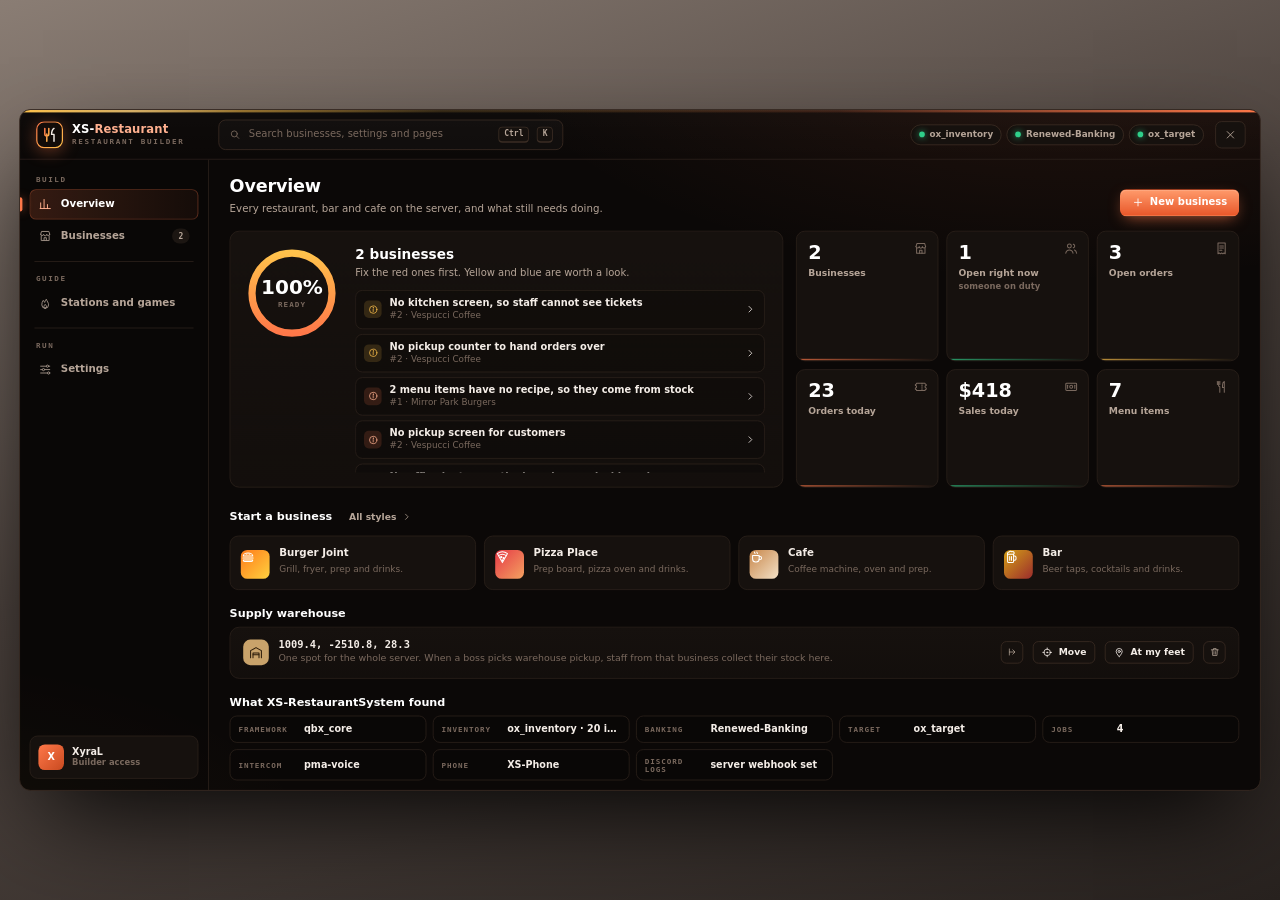
<file: html/index.html>
<!doctype html>
<html lang="en">
<head>
<meta charset="utf-8">
<title>XS-RestaurantSystem</title>
<link rel="stylesheet" href="css/base.css">
<link rel="stylesheet" href="css/builder.css">
<link rel="stylesheet" href="css/rs.css">
<link rel="stylesheet" href="css/themes.css">
</head>
<body>
<div id="xsr-builder" class="xsp-hidden"></div>
<div id="xsr-pos" class="xsp-hidden"></div>
<div id="xsr-kitchen" class="xsp-hidden"></div>
<div id="xsr-kiosk" class="xsp-hidden"></div>
<div id="xsr-pay" class="xsp-hidden"></div>
<div id="xsr-cook" class="xsp-hidden"></div>
<div id="xsr-boss" class="xsp-hidden"></div>
<div id="xsr-phonefull" class="xsp-hidden"></div>
<div id="xsr-previewbar" class="xsp-hidden"></div>
<div id="xsp-toasts" class="xsp-stage"><div class="xsp-toastbox" id="xsp-toastbox"></div></div>
<script src="js/core.js"></script>
<script src="js/icons.js"></script>
<script src="js/blips.js"></script>
<script src="js/bsettings.js"></script>
<script src="js/builder.js"></script>
<script src="js/pos.js"></script>
<script src="js/pay.js"></script>
<script src="js/kitchen.js"></script>
<script src="js/cook.js"></script>
<script src="js/kiosk.js"></script>
<script src="js/boss.js"></script>
<script src="js/phonefull.js"></script>
<script src="js/mock.js"></script>
</body>
</html>
</file>
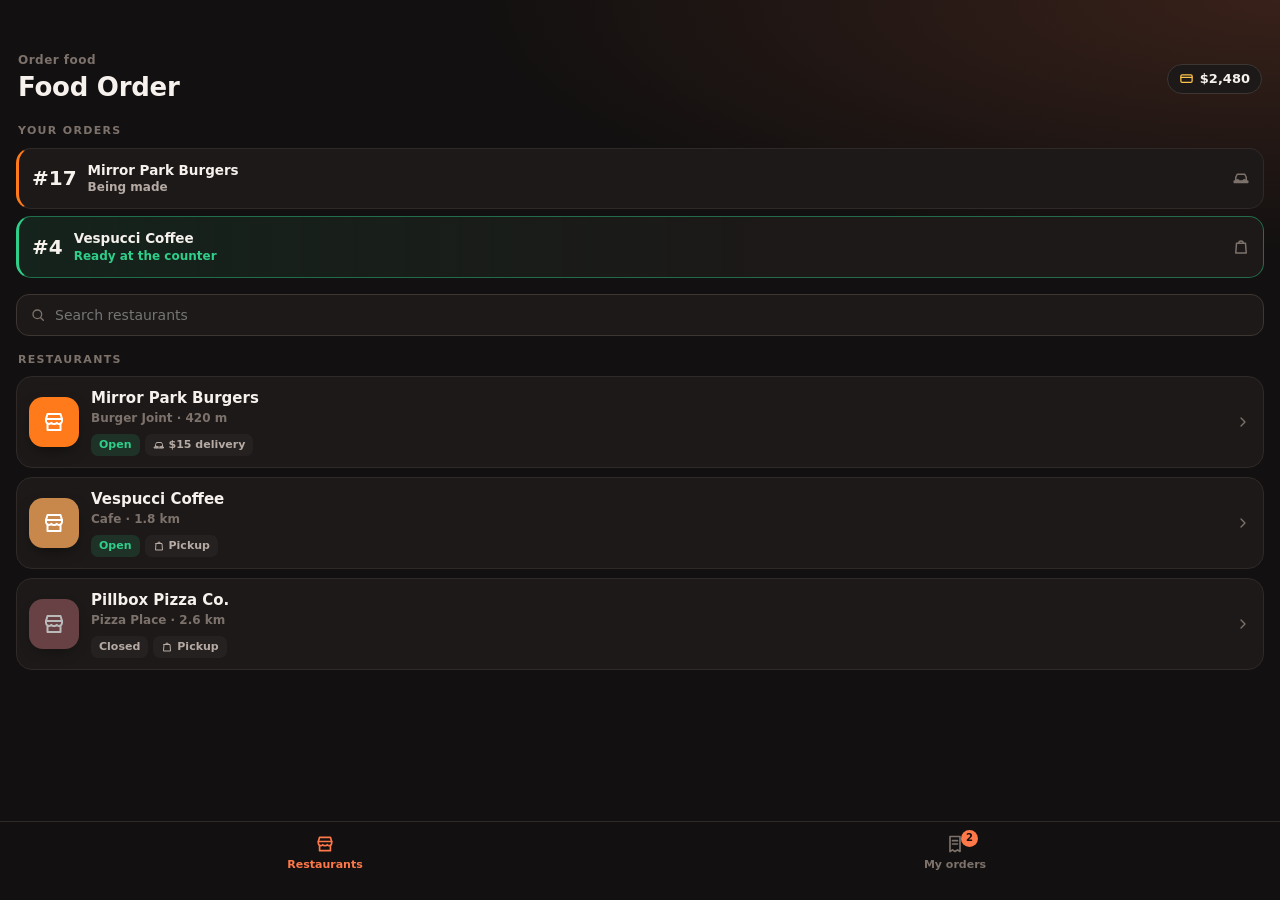
<file: html/phone/index.html>
<!doctype html>
<html lang="en">
<head>
    <meta charset="utf-8">
    <meta name="viewport" content="width=device-width, initial-scale=1">
    <title>Food Order</title>
    <link rel="stylesheet" href="phone.css">
</head>
<body>
    <div id="app" class="app booting">
        <main class="main" id="main"></main>
        <div class="cartbar" id="cartbar"></div>
        <nav class="nav" id="nav"></nav>
        <div class="sheet" id="sheet"></div>
        <div class="toasts" id="toasts"></div>
    </div>
    <script src="mock.js"></script>
    <script src="phone.js"></script>
</body>
</html>
</file>
<file: html/css/base.css>
:root{
  --x-base:#0c0c0e; --x-surface:#141417; --x-raised:#1b1b1f; --x-raised2:#232329; --x-line:#2a2a31; --x-soft:#1f1f24; --x-line2:#38383f;
  --x-text:#ececed; --x-dim:#9b9ba3; --x-faint:#66666e;
  --x-red:#ff4d5e; --x-yellow:#ffb020; --x-green:#3ddc97; --x-blue:#4d8dff; --x-orange:#ff8a3d;
  --x-accent:#3b82f6; --x-accent-rgb:59,130,246; --x-ink:#ffffff;
  --x-font:'Inter',system-ui,-apple-system,'Segoe UI',sans-serif; --x-mono:'JetBrains Mono','SF Mono',ui-monospace,Consolas,monospace;
}
*{box-sizing:border-box;margin:0;padding:0}
html,body{width:100%;height:100%;overflow:hidden;background:transparent;color:var(--x-text);font:14px/1.4 var(--x-font);user-select:none}
button,input,select,textarea{font:inherit;color:inherit}
.xsp-hidden{display:none!important}
.xsp-stage{position:absolute;left:50%;top:50%;width:1600px;height:900px;transform:translate(-50%,-50%) scale(var(--xsp-s,1));transform-origin:center center;pointer-events:none}
.xsp-stage > *{pointer-events:auto}
.xsp-scroll{overflow:auto;scrollbar-width:thin;scrollbar-color:var(--x-line2) transparent}
.xsp-scroll::-webkit-scrollbar{width:6px}.xsp-scroll::-webkit-scrollbar-thumb{background:var(--x-line2);border-radius:3px}
.xsp-toastbox{position:absolute;left:50%;bottom:120px;transform:translateX(-50%);display:flex;flex-direction:column;gap:8px;align-items:center;pointer-events:none}
.xsp-toast{padding:10px 16px 10px 15px;border:1px solid var(--x-line2);border-left:3px solid var(--x-dim);border-radius:4px;background:rgba(20,20,23,.97);box-shadow:0 18px 44px -14px rgba(0,0,0,.85);color:var(--x-text);font:500 13px/1.35 var(--x-font)}
.xsp-toast.t-err{border-left-color:var(--x-red)}.xsp-toast.t-ok{border-left-color:var(--x-accent)}
.xp-btn{display:inline-flex;align-items:center;justify-content:center;gap:6px;height:32px;padding:0 13px;border:1px solid var(--x-line2);border-radius:5px;background:var(--x-raised);color:var(--x-text);font:600 12.5px/1 var(--x-font);cursor:pointer;white-space:nowrap}
.xp-btn:hover{background:var(--x-raised2);border-color:#4a4a52}
.xp-btn.primary{background:var(--x-accent);border-color:var(--x-accent);color:var(--x-ink)}
.xp-btn.primary:hover{filter:brightness(1.1)}
.xp-btn.danger{border-color:rgba(255,77,94,.45);color:#ff7a87}
.xp-btn.danger:hover{background:rgba(255,77,94,.12)}
.xp-btn.small{height:26px;padding:0 9px;font-size:11.5px}
.xp-btn[disabled]{opacity:.4;cursor:not-allowed}
.xp-input{width:100%;height:34px;padding:0 11px;border:1px solid var(--x-line);border-radius:5px;background:var(--x-base);color:var(--x-text);font:13px/1.2 var(--x-font);outline:none}
.xp-input:focus{border-color:var(--x-accent);box-shadow:0 0 0 3px rgba(var(--x-accent-rgb),.18)}
textarea.xp-input{height:auto;padding:9px 11px;resize:none;line-height:1.45}
select.xp-input{padding-right:6px}
.xp-label{display:block;margin-bottom:6px;color:var(--x-dim);font:600 10.5px/1 var(--x-font);letter-spacing:.1em;text-transform:uppercase}
.xp-mono{font-family:var(--x-mono);font-variant-numeric:tabular-nums}
.xp-chip{display:inline-flex;align-items:center;height:20px;padding:0 7px;border-radius:3px;background:var(--x-soft);color:var(--x-dim);font:600 10.5px/1 var(--x-mono);letter-spacing:.04em;text-transform:uppercase}
.xp-chip.on{background:rgba(61,220,151,.12);color:var(--x-green)}
.xp-chip.off{background:rgba(102,102,110,.16);color:var(--x-faint)}
.xp-chip.warn{background:rgba(255,176,32,.12);color:var(--x-yellow)}
.xp-chip.bad{background:rgba(255,77,94,.12);color:#ff7a87}
.xp-empty{padding:28px 16px;text-align:center;color:var(--x-faint);font:600 12px/1.5 var(--x-font)}
.xp-kbd{display:inline-flex;align-items:center;justify-content:center;min-width:18px;height:18px;padding:0 5px;border:1px solid var(--x-line2);border-bottom-width:2px;border-radius:4px;background:var(--x-raised);color:var(--x-dim);font:600 10px/1 var(--x-mono)}
</file>
<file: html/css/builder.css>
#xsr-builder{--b-bg:#0b0807;--b-panel:#100c0a;--b-card:#16110e;--b-card2:#1c1612;--b-hover:#241b15;--b-line:#2b211b;--b-line2:#3b2d24;--b-text:#f4ede7;--b-dim:#b6a598;--b-faint:#7a695e;
  --b-blue:#ff7849;--b-blue-rgb:255,120,73;--b-sky:#ffb08f;--b-red:#f0525f;--b-red-rgb:240,82,95;--b-green:#2fcf8a;--b-green-rgb:47,207,138;--b-amber:#ffc24b;--b-amber-rgb:255,194,75}
.bx{position:absolute;left:24px;top:24px;right:24px;bottom:24px;display:flex;flex-direction:column;background:radial-gradient(1200px 500px at 85% -10%,rgba(var(--b-blue-rgb),.10),transparent 60%),radial-gradient(900px 420px at -10% 110%,rgba(var(--b-amber-rgb),.05),transparent 60%),var(--b-bg);border:1px solid var(--b-line2);border-radius:14px;box-shadow:0 50px 120px -30px rgba(0,0,0,.95),inset 0 1px 0 rgba(255,255,255,.03);overflow:hidden;color:var(--b-text);font:13px/1.4 var(--x-font)}
.bx.bx-in{animation:bxIn .22s cubic-bezier(.2,.8,.2,1)}
@keyframes bxIn{from{opacity:0;transform:translateY(10px) scale(.992)}to{opacity:1;transform:none}}
.bx-lightbar{position:absolute;left:0;right:0;top:0;height:3px;background:linear-gradient(90deg,var(--b-amber) 0%,rgba(var(--b-amber-rgb),.15) 34%,rgba(var(--b-blue-rgb),.15) 66%,var(--b-blue) 100%);z-index:3}
.bx-lightbar:after{content:'';position:absolute;inset:0;background:linear-gradient(90deg,transparent,rgba(255,255,255,.6),transparent);width:18%;animation:bxSweep 5.5s ease-in-out infinite;opacity:.35}
@keyframes bxSweep{0%{transform:translateX(-20%)}50%{transform:translateX(560%)}100%{transform:translateX(-20%)}}

.bx-top{display:flex;align-items:center;gap:14px;height:62px;flex:none;padding:0 18px 0 20px;border-bottom:1px solid var(--b-line);background:linear-gradient(180deg,rgba(255,255,255,.015),transparent)}
.bx-logo{display:flex;align-items:center;gap:11px;width:214px;flex:none}
.bx-badge{width:34px;height:34px;flex:none;filter:drop-shadow(0 4px 10px rgba(var(--b-blue-rgb),.35))}
.bx-word b{display:block;color:#fff;font:800 14.5px/1 var(--x-font);letter-spacing:.01em}
.bx-word b span{color:var(--b-sky)}
.bx-word small{display:block;margin-top:4px;color:var(--b-faint);font:700 9.5px/1 var(--x-mono);letter-spacing:.22em;text-transform:uppercase}
.bx-search{flex:1;max-width:520px;display:flex;align-items:center;gap:10px;height:38px;padding:0 12px;border:1px solid var(--b-line2);border-radius:9px;background:rgba(255,255,255,.02);color:var(--b-faint);cursor:text;transition:border-color .12s,background .12s}
.bx-search:hover{border-color:#3d2f26;background:rgba(255,255,255,.035);color:var(--b-dim)}
.bx-search .bx-stext{flex:1;text-align:left;white-space:nowrap;overflow:hidden;text-overflow:ellipsis;font:500 12.5px/1 var(--x-font)}
.bx-kbd{display:inline-flex;align-items:center;justify-content:center;min-width:20px;height:20px;padding:0 6px;border:1px solid var(--b-line2);border-bottom-width:2px;border-radius:5px;background:var(--b-card);color:var(--b-dim);font:700 10px/1 var(--x-mono)}
.bx-sp{flex:1}
.bx-sys{display:flex;align-items:center;gap:6px}
.bx-pill{display:inline-flex;align-items:center;gap:6px;height:26px;padding:0 10px;border:1px solid var(--b-line2);border-radius:99px;background:var(--b-card);color:var(--b-dim);font:600 11px/1 var(--x-font);white-space:nowrap}
.bx-pill i{width:7px;height:7px;border-radius:50%;background:var(--b-green);box-shadow:0 0 8px rgba(var(--b-green-rgb),.8);font-style:normal}
.bx-pill.off i{background:var(--b-faint);box-shadow:none}
.bx-iconbtn{display:inline-flex;align-items:center;justify-content:center;gap:7px;height:34px;min-width:34px;padding:0 10px;border:1px solid var(--b-line2);border-radius:8px;background:var(--b-card);color:var(--b-dim);font:600 12px/1 var(--x-font);cursor:pointer;transition:all .12s}
.bx-iconbtn:hover{color:#fff;border-color:#4a382d;background:var(--b-hover)}
.bx-iconbtn.close:hover{border-color:rgba(var(--b-red-rgb),.6);color:#ff9aa3;background:rgba(var(--b-red-rgb),.1)}

.bx-body{flex:1;min-height:0;display:flex}
.bx-nav{width:236px;flex:none;display:flex;flex-direction:column;padding:14px 12px;border-right:1px solid var(--b-line);background:rgba(0,0,0,.18)}
.bx-navgroup{margin:6px 8px 7px;color:var(--b-faint);font:700 9.5px/1 var(--x-mono);letter-spacing:.2em;text-transform:uppercase}
.bx-navgroup + .bx-navitem{margin-top:0}
.bx-navitem{position:relative;display:flex;align-items:center;gap:11px;width:100%;height:38px;padding:0 10px;margin-bottom:2px;border:1px solid transparent;border-radius:8px;background:none;color:var(--b-dim);font:600 12.8px/1 var(--x-font);text-align:left;cursor:pointer;transition:background .12s,color .12s}
.bx-navitem:hover{background:rgba(255,255,255,.035);color:var(--b-text)}
.bx-navitem.on{background:linear-gradient(90deg,rgba(var(--b-blue-rgb),.18),rgba(var(--b-blue-rgb),.05));border-color:rgba(var(--b-blue-rgb),.28);color:#fff}
.bx-navitem.on:before{content:'';position:absolute;left:-13px;top:9px;bottom:9px;width:3px;border-radius:0 3px 3px 0;background:var(--b-blue);box-shadow:0 0 12px rgba(var(--b-blue-rgb),.9)}
.bx-navitem .xp-ico{flex:none;opacity:.85}
.bx-navitem.on .xp-ico{color:var(--b-sky);opacity:1}
.bx-navitem .bx-navlabel{flex:1;min-width:0;white-space:nowrap;overflow:hidden;text-overflow:ellipsis}
.bx-count{min-width:22px;height:19px;padding:0 6px;border-radius:99px;background:var(--b-card2);color:var(--b-dim);font:700 10px/19px var(--x-mono);text-align:center}
.bx-navitem.on .bx-count{background:rgba(var(--b-blue-rgb),.3);color:#fff}
.bx-count.warn{background:rgba(var(--b-amber-rgb),.16);color:var(--b-amber)}
.bx-navsep{height:1px;margin:10px 6px;background:var(--b-line)}
.bx-me{margin-top:auto;display:flex;align-items:center;gap:10px;padding:10px;border:1px solid var(--b-line);border-radius:10px;background:var(--b-card)}
.bx-avatar{display:flex;align-items:center;justify-content:center;width:32px;height:32px;flex:none;border-radius:8px;background:linear-gradient(135deg,var(--b-blue),#c94a20);color:#fff;font:800 12px/1 var(--x-font)}
.bx-me b{display:block;color:var(--b-text);font:700 12px/1.2 var(--x-font);white-space:nowrap;overflow:hidden;text-overflow:ellipsis}
.bx-me small{display:block;color:var(--b-faint);font:600 10.5px/1.3 var(--x-font)}

.bx-main{position:relative;flex:1;min-width:0;display:flex;flex-direction:column}
.bx-page{flex:1;min-height:0;padding:22px 26px 30px}
.bx-pagehead{display:flex;align-items:flex-end;gap:14px;margin-bottom:18px}
.bx-pagehead h1{color:#fff;font:800 22px/1.1 var(--x-font);letter-spacing:-.01em}
.bx-pagehead p{margin-top:6px;color:var(--b-dim);font:500 12.8px/1.45 var(--x-font);max-width:720px}
.bx-pagehead .bx-sp{flex:1}
.bx-crumb{display:flex;align-items:center;gap:7px;margin-bottom:8px;color:var(--b-faint);font:600 11.5px/1 var(--x-font)}
.bx-crumb button{border:none;background:none;color:var(--b-dim);font:inherit;cursor:pointer;padding:0}
.bx-crumb button:hover{color:var(--b-sky)}

.bx-btn{display:inline-flex;align-items:center;justify-content:center;gap:7px;height:34px;padding:0 14px;border:1px solid var(--b-line2);border-radius:8px;background:var(--b-card);color:var(--b-text);font:650 12.5px/1 var(--x-font);white-space:nowrap;cursor:pointer;transition:background .12s,border-color .12s,filter .12s,transform .06s}
.bx-btn:hover{background:var(--b-hover);border-color:#4a392e}
.bx-btn:active{transform:translateY(1px)}
.bx-btn.primary{border-color:transparent;background:linear-gradient(180deg,#ff9a6b,#e8572a);color:#fff;box-shadow:0 6px 18px -6px rgba(var(--b-blue-rgb),.7),inset 0 1px 0 rgba(255,255,255,.18)}
.bx-btn.primary:hover{filter:brightness(1.08)}
.bx-btn.danger{border-color:rgba(var(--b-red-rgb),.4);background:rgba(var(--b-red-rgb),.06);color:#ff8f99}
.bx-btn.danger:hover{background:rgba(var(--b-red-rgb),.14)}
.bx-btn.ghost{background:none;border-color:transparent;color:var(--b-dim)}
.bx-btn.ghost:hover{background:rgba(255,255,255,.04);color:#fff}
.bx-btn.sm{height:28px;padding:0 10px;font-size:11.5px;border-radius:7px}
.bx-btn.xs{height:24px;padding:0 8px;font-size:11px;border-radius:6px;gap:5px}
.bx-btn[disabled]{opacity:.38;cursor:not-allowed;transform:none}
.bx-btn .bx-kbd{height:18px;min-width:18px;margin-left:2px;background:rgba(0,0,0,.25);border-color:rgba(255,255,255,.18);color:rgba(255,255,255,.75)}
.bx-tool{display:inline-flex;align-items:center;justify-content:center;width:28px;height:28px;border:1px solid var(--b-line2);border-radius:7px;background:var(--b-card);color:var(--b-dim);cursor:pointer;transition:all .1s}
.bx-tool:hover{color:#fff;border-color:#4a382d;background:var(--b-hover)}
.bx-tool.danger:hover{color:#ff8f99;border-color:rgba(var(--b-red-rgb),.5);background:rgba(var(--b-red-rgb),.1)}
.bx-tool.on{color:#fff;border-color:rgba(var(--b-blue-rgb),.6);background:rgba(var(--b-blue-rgb),.2)}

.bx-input{width:100%;height:34px;padding:0 11px;border:1px solid var(--b-line2);border-radius:8px;background:rgba(0,0,0,.28);color:var(--b-text);font:500 12.8px/1 var(--x-font);outline:none;transition:border-color .12s,box-shadow .12s}
.bx-input:focus{border-color:var(--b-blue);box-shadow:0 0 0 3px rgba(var(--b-blue-rgb),.2)}
.bx-input.mono{font-family:var(--x-mono);font-size:12px}
.bx-input.sm{height:28px;font-size:12px;padding:0 9px;border-radius:7px}
select.bx-input{padding-right:6px;cursor:pointer}
.bx-label{display:block;margin-bottom:7px;color:var(--b-dim);font:700 10px/1 var(--x-mono);letter-spacing:.14em;text-transform:uppercase}
.bx-hint{color:var(--b-faint);font:500 11.8px/1.45 var(--x-font)}
.bx-mono{font-family:var(--x-mono);font-variant-numeric:tabular-nums}
.bx-unit{display:flex;align-items:center;border:1px solid var(--b-line2);border-radius:8px;background:rgba(0,0,0,.28);overflow:hidden;transition:border-color .12s,box-shadow .12s}
.bx-unit:focus-within{border-color:var(--b-blue);box-shadow:0 0 0 3px rgba(var(--b-blue-rgb),.2)}
.bx-unit input{flex:1;min-width:0;height:32px;padding:0 10px;border:none;background:none;color:var(--b-text);font:600 12.5px/1 var(--x-mono);outline:none}
.bx-unit em{padding:0 10px;color:var(--b-faint);font:700 10.5px/32px var(--x-mono);font-style:normal;border-left:1px solid var(--b-line);background:rgba(255,255,255,.02)}
.bx-unit button{width:28px;height:32px;border:none;border-left:1px solid var(--b-line);background:rgba(255,255,255,.02);color:var(--b-dim);font:700 14px/1 var(--x-mono);cursor:pointer}
.bx-unit button:hover{background:rgba(var(--b-blue-rgb),.18);color:#fff}

.bx-switch{position:relative;display:inline-flex;align-items:center;width:38px;height:22px;flex:none;border:1px solid var(--b-line2);border-radius:99px;background:#2a1f19;cursor:pointer;transition:background .15s,border-color .15s}
.bx-switch:after{content:'';position:absolute;left:3px;top:3px;width:14px;height:14px;border-radius:50%;background:#a8978a;box-shadow:0 1px 3px rgba(0,0,0,.5);transition:transform .16s cubic-bezier(.3,.9,.3,1.2),background .15s}
.bx-switch.on{background:var(--b-blue);border-color:var(--b-blue)}
.bx-switch.on:after{transform:translateX(16px);background:#fff}
.bx-switch.dis{opacity:.4;cursor:not-allowed}
.bx-toggle{display:inline-flex;align-items:center;gap:10px;cursor:pointer;color:var(--b-text);font:600 12.5px/1.2 var(--x-font)}

.bx-card{border:1px solid var(--b-line);border-radius:12px;background:linear-gradient(180deg,var(--b-card),rgba(22,17,14,.7))}
.bx-cardhead{display:flex;align-items:center;gap:10px;padding:14px 16px 0}
.bx-cardhead h3{color:#fff;font:750 13.5px/1.2 var(--x-font)}
.bx-cardhead small{color:var(--b-faint);font:600 11px/1.2 var(--x-font)}
.bx-cardbody{padding:14px 16px 16px}
.bx-chip{display:inline-flex;align-items:center;gap:5px;height:22px;padding:0 8px;border-radius:6px;background:var(--b-card2);color:var(--b-dim);font:700 10.5px/1 var(--x-font);white-space:nowrap}
.bx-chip .xp-ico{opacity:.8}
.bx-chip.ok{background:rgba(var(--b-green-rgb),.12);color:var(--b-green)}
.bx-chip.warn{background:rgba(var(--b-amber-rgb),.13);color:var(--b-amber)}
.bx-chip.bad{background:rgba(var(--b-red-rgb),.13);color:#ff8f99}
.bx-chip.blue{background:rgba(var(--b-blue-rgb),.15);color:var(--b-sky)}
.bx-chip.off{background:rgba(122,105,94,.18);color:var(--b-faint)}
.bx-dot{display:inline-block;width:7px;height:7px;border-radius:50%;background:var(--b-green);box-shadow:0 0 8px rgba(var(--b-green-rgb),.8)}
.bx-dot.off{background:var(--b-faint);box-shadow:none}
.bx-dot.warn{background:var(--b-amber);box-shadow:0 0 8px rgba(var(--b-amber-rgb),.8)}
.bx-empty{display:flex;flex-direction:column;align-items:center;justify-content:center;gap:10px;padding:46px 20px;border:1px dashed var(--b-line2);border-radius:12px;color:var(--b-faint);text-align:center}
.bx-empty b{color:var(--b-text);font:700 14px/1.2 var(--x-font)}
.bx-empty p{max-width:420px;font:500 12.5px/1.5 var(--x-font)}
.bx-empty .xp-ico{color:var(--b-sky);opacity:.8}

.bx-ov{display:grid;grid-template-columns:minmax(0,1.25fr) minmax(0,1fr);gap:16px}
.bx-ready{display:flex;gap:20px;padding:18px}
.bx-ring{position:relative;width:118px;height:118px;flex:none}
.bx-ring svg{transform:rotate(-90deg)}
.bx-ring circle{fill:none;stroke-width:9}
.bx-ring .track{stroke:var(--b-card2)}
.bx-ring .fill{stroke:url(#bxRingGrad);stroke-linecap:round;transition:stroke-dashoffset .6s cubic-bezier(.2,.8,.2,1)}
.bx-ring div{position:absolute;inset:0;display:flex;flex-direction:column;align-items:center;justify-content:center}
.bx-ring b{color:#fff;font:800 25px/1 var(--x-font)}
.bx-ring small{margin-top:4px;color:var(--b-faint);font:700 9.5px/1 var(--x-mono);letter-spacing:.14em;text-transform:uppercase}
.bx-readytext{flex:1;min-width:0}
.bx-readytext h2{color:#fff;font:800 17px/1.2 var(--x-font)}
.bx-readytext > p{margin:5px 0 12px;color:var(--b-dim);font:500 12.5px/1.45 var(--x-font)}
.bx-issues{display:flex;flex-direction:column;gap:6px;max-height:228px;overflow:auto;padding-right:4px}
.bx-issue{display:flex;align-items:center;gap:10px;padding:8px 10px;border:1px solid var(--b-line);border-radius:9px;background:rgba(0,0,0,.2)}
.bx-issue i{display:flex;align-items:center;justify-content:center;width:22px;height:22px;flex:none;border-radius:6px;font-style:normal}
.bx-issue.bad i{background:rgba(var(--b-red-rgb),.15);color:#ff8f99}
.bx-issue.warn i{background:rgba(var(--b-amber-rgb),.15);color:var(--b-amber)}
.bx-issue.info i{background:rgba(var(--b-blue-rgb),.15);color:var(--b-sky)}
.bx-issue div{flex:1;min-width:0}
.bx-issue b{display:block;color:var(--b-text);font:650 12.3px/1.3 var(--x-font)}
.bx-issue span{display:block;color:var(--b-faint);font:500 11px/1.3 var(--x-font);white-space:nowrap;overflow:hidden;text-overflow:ellipsis}
.bx-allgood{display:flex;align-items:center;gap:10px;padding:12px;border:1px solid rgba(var(--b-green-rgb),.25);border-radius:9px;background:rgba(var(--b-green-rgb),.06);color:var(--b-green);font:650 12.5px/1.3 var(--x-font)}
.bx-stats{display:grid;grid-template-columns:repeat(3,1fr);gap:10px}
.bx-stat{position:relative;padding:14px 14px 12px;border:1px solid var(--b-line);border-radius:11px;background:var(--b-card);overflow:hidden;cursor:pointer;transition:border-color .12s,transform .12s}
.bx-stat:hover{border-color:#3d2f26;transform:translateY(-1px)}
.bx-stat .xp-ico{position:absolute;right:12px;top:12px;color:var(--b-faint)}
.bx-stat b{display:block;color:#fff;font:800 24px/1 var(--x-font);font-variant-numeric:tabular-nums}
.bx-stat span{display:block;margin-top:7px;color:var(--b-dim);font:600 11.5px/1.2 var(--x-font)}
.bx-stat em{display:block;margin-top:3px;color:var(--b-faint);font:600 10.5px/1.2 var(--x-font);font-style:normal}
.bx-stat:after{content:'';position:absolute;left:0;right:0;bottom:0;height:2px;background:linear-gradient(90deg,rgba(var(--b-blue-rgb),.7),transparent)}
.bx-stat.red:after{background:linear-gradient(90deg,rgba(var(--b-red-rgb),.7),transparent)}
.bx-stat.green:after{background:linear-gradient(90deg,rgba(var(--b-green-rgb),.7),transparent)}
.bx-stat.amber:after{background:linear-gradient(90deg,rgba(var(--b-amber-rgb),.7),transparent)}
.bx-sec{margin-top:22px}
.bx-sectitle{display:flex;align-items:center;gap:10px;margin-bottom:10px}
.bx-sectitle h2{color:#fff;font:750 14px/1 var(--x-font)}
.bx-sectitle span{color:var(--b-faint);font:600 11.5px/1 var(--x-font)}
.bx-quick{display:grid;grid-template-columns:repeat(4,1fr);gap:10px}
.bx-tpl{display:flex;gap:12px;align-items:flex-start;padding:13px;border:1px solid var(--b-line);border-radius:11px;background:var(--b-card);text-align:left;color:var(--b-text);cursor:pointer;transition:border-color .12s,background .12s,transform .12s}
.bx-tpl:hover{border-color:rgba(var(--b-blue-rgb),.5);background:var(--b-hover);transform:translateY(-1px)}
.bx-tpl .bx-kindico{width:36px;height:36px}
.bx-tpl b{display:block;font:700 12.8px/1.2 var(--x-font)}
.bx-tpl span{display:block;margin-top:4px;color:var(--b-faint);font:500 11.2px/1.4 var(--x-font)}
.bx-kindico{display:flex;align-items:center;justify-content:center;width:30px;height:30px;flex:none;border-radius:8px;background:rgba(var(--b-blue-rgb),.14);color:var(--b-sky)}
.bx-kindico.jail{background:rgba(var(--b-amber-rgb),.14);color:var(--b-amber)}
.bx-kindico.impound{background:rgba(var(--b-green-rgb),.13);color:var(--b-green)}
.bx-kindico.service{background:rgba(163,230,53,.12);color:#a3e635}
.bx-kindico.blip{background:rgba(244,114,182,.13);color:#f472b6}
.bx-sysgrid{display:grid;grid-template-columns:repeat(5,minmax(0,1fr));gap:8px}
.bx-sysrow{display:flex;align-items:center;gap:8px;padding:9px 10px;border:1px solid var(--b-line);border-radius:9px;background:rgba(0,0,0,.18)}
.bx-sysrow span{color:var(--b-faint);font:700 9.5px/1 var(--x-mono);letter-spacing:.12em;text-transform:uppercase;width:74px;flex:none}
.bx-sysrow b{flex:1;min-width:0;color:var(--b-text);font:650 12px/1.2 var(--x-font);white-space:nowrap;overflow:hidden;text-overflow:ellipsis}
.bx-sysrow b.none{color:var(--b-faint)}

.bx-table{width:100%;border-collapse:separate;border-spacing:0}
.bx-table th{padding:0 12px 8px;color:var(--b-faint);font:700 9.5px/1 var(--x-mono);letter-spacing:.14em;text-transform:uppercase;text-align:left}
.bx-table td{padding:10px 12px;border-top:1px solid var(--b-line);color:var(--b-text);font:500 12.5px/1.3 var(--x-font);vertical-align:middle}
.bx-table tr.click{cursor:pointer}
.bx-table tr.click:hover td{background:rgba(255,255,255,.02)}
.bx-table td.r,.bx-table th.r{text-align:right}
.bx-pname{display:flex;align-items:center;gap:10px}
.bx-pname b{display:block;color:#fff;font:650 12.8px/1.2 var(--x-font)}
.bx-pname small{display:block;color:var(--b-faint);font:500 11px/1.3 var(--x-font)}

.bx-listbar{display:flex;align-items:center;gap:10px;margin-bottom:14px}
.bx-filter{position:relative;width:280px}
.bx-filter .xp-ico{position:absolute;left:10px;top:50%;transform:translateY(-50%);color:var(--b-faint);pointer-events:none}
.bx-filter input.bx-input{padding-left:32px}
.bx-grid{display:grid;grid-template-columns:repeat(3,minmax(0,1fr));gap:14px}
.bx-pcard{display:flex;flex-direction:column;border:1px solid var(--b-line);border-radius:13px;background:var(--b-card);overflow:hidden;cursor:pointer;transition:border-color .14s,transform .14s,box-shadow .14s}
.bx-pcard:hover{border-color:rgba(var(--b-blue-rgb),.5);transform:translateY(-2px);box-shadow:0 18px 40px -20px rgba(var(--b-blue-rgb),.45)}
.bx-pcard.off{opacity:.62}
.bx-pcard-map{position:relative;height:150px;border-bottom:1px solid var(--b-line);background:#0a0706}
.bx-pcard-map svg{display:block;width:100%;height:100%}
.bx-pcard-status{position:absolute;left:10px;top:10px;display:flex;gap:6px}
.bx-pcard-body{padding:12px 14px 13px}
.bx-pcard-body h3{color:#fff;font:750 14px/1.2 var(--x-font);white-space:nowrap;overflow:hidden;text-overflow:ellipsis}
.bx-pcard-body > small{display:block;margin-top:3px;color:var(--b-faint);font:500 11.3px/1.3 var(--x-font);white-space:nowrap;overflow:hidden;text-overflow:ellipsis}
.bx-pcard-kinds{display:flex;flex-wrap:wrap;gap:5px;margin-top:10px}
.bx-pcard-foot{display:flex;align-items:center;gap:6px;padding:9px 12px;border-top:1px solid var(--b-line);background:rgba(0,0,0,.15)}
.bx-pcard-foot span{flex:1;color:var(--b-dim);font:600 11px/1.2 var(--x-font)}
.bx-newcard{display:flex;flex-direction:column;align-items:center;justify-content:center;gap:10px;min-height:252px;border:1px dashed var(--b-line2);border-radius:13px;background:none;color:var(--b-dim);font:650 13px/1.2 var(--x-font);cursor:pointer;transition:all .14s}
.bx-newcard:hover{border-color:rgba(var(--b-blue-rgb),.6);color:#fff;background:rgba(var(--b-blue-rgb),.05)}
.bx-newcard i{display:flex;align-items:center;justify-content:center;width:44px;height:44px;border-radius:12px;background:rgba(var(--b-blue-rgb),.14);color:var(--b-sky);font-style:normal}

.bx-edhead{display:flex;align-items:center;gap:12px}
.bx-edname{flex:1;min-width:0;max-width:520px;height:40px;padding:0 12px;margin-left:-12px;border:1px solid transparent;border-radius:9px;background:none;color:#fff;font:800 22px/1 var(--x-font);outline:none;transition:border-color .12s,background .12s}
.bx-edname:hover{border-color:var(--b-line2)}
.bx-edname:focus{border-color:var(--b-blue);background:rgba(0,0,0,.25)}
.bx-edmeta{display:flex;align-items:center;gap:8px;margin-top:6px;flex-wrap:wrap}
.bx-edmeta .bx-hint{font-size:11.5px}
.bx-save-state{display:inline-flex;align-items:center;gap:6px;color:var(--b-faint);font:650 11.5px/1 var(--x-font)}
.bx-save-state.dirty{color:var(--b-amber)}
.bx-steps{display:flex;flex-wrap:wrap;gap:6px;margin:14px 0 0}
.bx-step{display:inline-flex;align-items:center;gap:6px;height:26px;padding:0 10px 0 7px;border:1px solid var(--b-line);border-radius:99px;background:var(--b-card);color:var(--b-dim);font:650 11.3px/1 var(--x-font);cursor:pointer}
.bx-step i{display:flex;align-items:center;justify-content:center;width:16px;height:16px;border-radius:50%;background:var(--b-card2);color:var(--b-faint);font-style:normal}
.bx-step.done{border-color:rgba(var(--b-green-rgb),.3);color:var(--b-text)}
.bx-step.done i{background:var(--b-green);color:#04140c}
.bx-step.need{border-color:rgba(var(--b-red-rgb),.35);color:#ffb3ba}
.bx-step.need i{background:rgba(var(--b-red-rgb),.25);color:#ff8f99}
.bx-tabs{display:flex;gap:4px;margin:18px 0 18px;padding:4px;border:1px solid var(--b-line);border-radius:10px;background:rgba(0,0,0,.25);width:max-content;max-width:100%}
.bx-tab{display:inline-flex;align-items:center;gap:7px;height:32px;padding:0 14px;border:none;border-radius:7px;background:none;color:var(--b-dim);font:650 12.3px/1 var(--x-font);cursor:pointer;transition:background .12s,color .12s}
.bx-tab:hover{color:#fff}
.bx-tab.on{background:var(--b-card2);color:#fff;box-shadow:0 1px 0 rgba(255,255,255,.04) inset,0 4px 12px -6px rgba(0,0,0,.8)}
.bx-tab em{min-width:18px;height:17px;padding:0 5px;border-radius:99px;background:rgba(255,255,255,.06);color:var(--b-faint);font:700 9.5px/17px var(--x-mono);font-style:normal;text-align:center}
.bx-tab.on em{background:rgba(var(--b-blue-rgb),.3);color:#fff}

.bx-layout{display:grid;grid-template-columns:minmax(0,1.08fr) minmax(0,1fr);gap:16px;align-items:start}
.bx-planwrap{position:sticky;top:0;border:1px solid var(--b-line);border-radius:13px;background:#090605;overflow:hidden}
.bx-planbar{display:flex;align-items:center;gap:6px;padding:9px 10px;border-bottom:1px solid var(--b-line);background:rgba(16,12,10,.9)}
.bx-planbar b{flex:1;color:var(--b-dim);font:700 10px/1 var(--x-mono);letter-spacing:.16em;text-transform:uppercase}
.bx-plan{position:relative;height:500px}
.bx-plan svg{display:block;width:100%;height:100%}
.bx-planlegend{display:flex;flex-wrap:wrap;gap:4px 12px;padding:9px 12px;border-top:1px solid var(--b-line);background:rgba(16,12,10,.9)}
.bx-planlegend span{display:inline-flex;align-items:center;gap:6px;color:var(--b-dim);font:600 10.8px/1 var(--x-font)}
.bx-planlegend i{width:9px;height:9px;border-radius:50%;font-style:normal}
.pl-grid{stroke:rgba(255,176,143,.07);stroke-width:1}
.pl-grid.major{stroke:rgba(255,176,143,.13)}
.pl-scale{fill:none;stroke:var(--b-dim);stroke-width:1.5}
.pl-scaletext{fill:var(--b-dim);font:700 10px var(--x-mono)}
.pl-north{fill:var(--b-dim);font:800 10px var(--x-mono);text-anchor:middle}
.pl-radius{fill:rgba(var(--b-red-rgb),.05);stroke:rgba(var(--b-red-rgb),.65);stroke-width:1.5;stroke-dasharray:6 5}
.pl-center{stroke:rgba(var(--b-red-rgb),.9);stroke-width:1.5}
.pl-spawn{fill:rgba(47,207,138,.12);stroke:rgba(47,207,138,.75);stroke-width:1.2}
.pl-spawn.heli{fill:rgba(255,154,107,.12);stroke:rgba(255,154,107,.75)}
.pl-link{stroke:rgba(255,255,255,.22);stroke-width:1;stroke-dasharray:3 3}
.pl-route{fill:none;stroke:rgba(251,146,60,.55);stroke-width:1.4;stroke-dasharray:5 4}
.pl-pt{cursor:pointer}
.pl-pt circle.halo{fill:none;stroke-width:0}
.pl-pt:hover circle.halo,.pl-pt.sel circle.halo{stroke-width:2}
.pl-pt.sel circle.halo{animation:plPulse 1.4s ease-out infinite}
@keyframes plPulse{0%{opacity:1}100%{opacity:.15}}
.pl-pt .dir{stroke-width:2;stroke-linecap:round}
.pl-pt .body{stroke:#080605;stroke-width:2}
.pl-pt text{fill:#fff;font:800 9px var(--x-mono);text-anchor:middle;pointer-events:none}
.pl-label{fill:#efe5dc;font:650 10px var(--x-font);text-anchor:middle;paint-order:stroke;stroke:#080605;stroke-width:3px;pointer-events:none}
.pl-empty{fill:var(--b-faint);font:600 12px var(--x-font);text-anchor:middle}
.pl-pin{fill:#f472b6;stroke:#080605;stroke-width:1.5}

.bx-groups{display:flex;flex-direction:column;gap:10px}
.bx-group{border:1px solid var(--b-line);border-radius:12px;background:var(--b-card)}
.bx-group.need{border-color:rgba(var(--b-red-rgb),.35)}
.bx-grouph{display:flex;align-items:center;gap:11px;padding:11px 12px}
.bx-gico{display:flex;align-items:center;justify-content:center;width:32px;height:32px;flex:none;border-radius:9px;color:#080605}
.bx-gtext{flex:1;min-width:0}
.bx-gtext b{display:flex;align-items:center;gap:7px;color:#fff;font:700 12.8px/1.2 var(--x-font)}
.bx-gtext span{display:block;margin-top:3px;color:var(--b-faint);font:500 11.2px/1.3 var(--x-font);white-space:nowrap;overflow:hidden;text-overflow:ellipsis}
.bx-tag{display:inline-flex;align-items:center;height:16px;padding:0 6px;border-radius:4px;background:var(--b-card2);color:var(--b-faint);font:700 9px/1 var(--x-mono);letter-spacing:.06em;text-transform:uppercase}
.bx-tag.req{background:rgba(var(--b-red-rgb),.14);color:#ff8f99}
.bx-tag.ok{background:rgba(var(--b-green-rgb),.13);color:var(--b-green)}
.bx-points{padding:0 8px 8px;display:flex;flex-direction:column;gap:5px}
.bx-pt{display:flex;align-items:center;gap:9px;padding:7px 8px;border:1px solid var(--b-line);border-radius:9px;background:rgba(0,0,0,.22);transition:border-color .12s,background .12s}
.bx-pt:hover{border-color:var(--b-line2)}
.bx-pt.sel{border-color:rgba(var(--b-blue-rgb),.6);background:rgba(var(--b-blue-rgb),.08)}
.bx-ptn{display:flex;align-items:center;justify-content:center;width:22px;height:22px;flex:none;border-radius:6px;background:var(--b-card2);color:var(--b-dim);font:800 10px/1 var(--x-mono);cursor:pointer}
.bx-ptmain{flex:1;min-width:0;cursor:pointer}
.bx-ptmain b{display:block;color:var(--b-text);font:650 12.2px/1.2 var(--x-font);white-space:nowrap;overflow:hidden;text-overflow:ellipsis}
.bx-ptmain small{display:block;margin-top:2px;color:var(--b-faint);font:600 10.5px/1.2 var(--x-mono)}
.bx-ptmain input{height:26px;font-size:12px}
.bx-ptextra{display:flex;align-items:center;gap:5px}
.bx-ptextra select{height:26px;width:128px;font-size:11.5px}
.bx-ptacts{display:flex;gap:4px;opacity:.75;transition:opacity .12s}
.bx-pt:hover .bx-ptacts,.bx-pt.sel .bx-ptacts{opacity:1}
.bx-addrow{display:flex;gap:6px;padding:0 8px 10px}
.bx-addrow .bx-btn{flex:1}
.bx-spawnset{color:var(--b-green)}
.bx-spawnunset{color:var(--b-amber)}

.bx-cols2{display:grid;grid-template-columns:repeat(2,minmax(0,1fr));gap:14px}
.bx-cols3{display:grid;grid-template-columns:repeat(3,minmax(0,1fr));gap:14px}
.bx-field{margin-bottom:16px}
.bx-field:last-child{margin-bottom:0}
.bx-field .bx-hint{margin-top:6px}
.bx-jobchips{display:flex;flex-wrap:wrap;gap:6px}
.bx-jobchip{display:inline-flex;align-items:center;gap:7px;height:30px;padding:0 11px;border:1px solid var(--b-line2);border-radius:8px;background:rgba(0,0,0,.2);color:var(--b-dim);font:650 12px/1 var(--x-font);cursor:pointer;transition:all .12s}
.bx-jobchip:hover{border-color:#4a382d;color:#fff}
.bx-jobchip.on{border-color:rgba(var(--b-blue-rgb),.6);background:rgba(var(--b-blue-rgb),.16);color:#fff}
.bx-jobchip small{color:var(--b-faint);font:600 10px/1 var(--x-mono)}
.bx-jobchip .chk{display:flex;align-items:center;justify-content:center;width:14px;height:14px;border:1px solid var(--b-line2);border-radius:4px}
.bx-jobchip.on .chk{border-color:var(--b-blue);background:var(--b-blue);color:#fff}
.bx-rowline{display:flex;align-items:center;gap:14px;padding:13px 0;border-top:1px solid var(--b-line)}
.bx-rowline:first-child{border-top:none;padding-top:0}
.bx-rowline > div:first-child{flex:1;min-width:0}
.bx-rowline b{display:block;color:var(--b-text);font:650 12.8px/1.3 var(--x-font)}
.bx-rowline .bx-hint{margin-top:3px}

.bx-items{display:flex;flex-direction:column;gap:6px}
.bx-itemrow{display:grid;grid-template-columns:44px minmax(0,1.6fr) 150px 120px 100px 30px;gap:10px;align-items:center;padding:7px 9px;border:1px solid var(--b-line);border-radius:10px;background:var(--b-card)}
.bx-itemrow.head{padding:0 9px;border:none;background:none;color:var(--b-faint);font:700 9.5px/1 var(--x-mono);letter-spacing:.14em;text-transform:uppercase}
.bx-thumb{display:flex;align-items:center;justify-content:center;width:44px;height:36px;border:1px solid var(--b-line);border-radius:8px;background:radial-gradient(circle at 50% 30%,#2b211b,#110d0a);overflow:hidden}
.bx-thumb img{max-width:38px;max-height:30px;object-fit:contain}
.bx-thumb .xp-ico{color:var(--b-faint)}
.bx-itemname b{display:block;color:var(--b-text);font:650 12.3px/1.2 var(--x-font);white-space:nowrap;overflow:hidden;text-overflow:ellipsis}
.bx-itemname small{display:block;color:var(--b-faint);font:600 10.5px/1.2 var(--x-mono)}
.bx-itemname.missing small{color:var(--b-amber)}
.bx-picker{position:relative}
.bx-pickpop{position:absolute;left:0;right:0;top:calc(100% + 6px);z-index:30;max-height:300px;overflow:auto;padding:5px;border:1px solid var(--b-line2);border-radius:10px;background:#140f0c;box-shadow:0 24px 50px -16px rgba(0,0,0,.95)}
.bx-pickopt{display:flex;align-items:center;gap:10px;width:100%;padding:6px 8px;border:none;border-radius:7px;background:none;color:var(--b-text);text-align:left;cursor:pointer}
.bx-pickopt:hover,.bx-pickopt.hl{background:rgba(var(--b-blue-rgb),.16)}
.bx-pickopt .bx-thumb{width:34px;height:28px}
.bx-pickopt b{display:block;font:650 12px/1.2 var(--x-font)}
.bx-pickopt small{display:block;color:var(--b-faint);font:600 10.5px/1.2 var(--x-mono)}
.bx-veh{display:grid;grid-template-columns:minmax(0,1.2fr) minmax(0,1fr) 150px 92px 30px;gap:10px;align-items:center;padding:10px;border:1px solid var(--b-line);border-radius:10px;background:var(--b-card)}
.bx-vehwrap{border:1px solid var(--b-line);border-radius:11px;background:var(--b-card);overflow:hidden}
.bx-vehwrap .bx-veh{border:none;border-radius:0;background:none}
.bx-extras{display:flex;align-items:center;gap:4px;padding:0 10px 10px;flex-wrap:wrap}
.bx-extras > span{margin-right:6px;color:var(--b-faint);font:700 9.5px/1 var(--x-mono);letter-spacing:.12em;text-transform:uppercase}
.bx-extra{width:26px;height:24px;border:1px solid var(--b-line2);border-radius:6px;background:rgba(0,0,0,.25);color:var(--b-faint);font:700 10.5px/1 var(--x-mono);cursor:pointer}
.bx-extra:hover{color:#fff;border-color:#4a382d}
.bx-extra.on{border-color:var(--b-green);background:rgba(var(--b-green-rgb),.18);color:var(--b-green)}
.bx-mini{display:flex;flex-direction:column;gap:5px;min-width:0}
.bx-mini > span{color:var(--b-faint);font:700 9.5px/1 var(--x-mono);letter-spacing:.12em;text-transform:uppercase}
.bx-jobcard{border:1px solid var(--b-line);border-radius:12px;background:var(--b-card);margin-bottom:12px}
.bx-jobcard-h{display:grid;grid-template-columns:minmax(0,1.4fr) minmax(0,1fr) 100px 110px 130px auto;gap:10px;align-items:end;padding:12px}
.bx-jobcard .bx-points{padding:0 12px 4px}
.bx-jobcard .bx-addrow{padding:6px 12px 12px}

.bb-wrap{display:grid;grid-template-columns:minmax(0,1fr) 300px;gap:16px;align-items:start}
.bb-preview{display:flex;align-items:center;gap:12px;padding:14px;border:1px solid var(--b-line);border-radius:12px;background:radial-gradient(circle at 30% 20%,#2a1d15,#100c0a)}
.bb-ico{position:relative;display:flex;align-items:center;justify-content:center;width:46px;height:46px;flex:none;border-radius:50%;background:rgba(0,0,0,.45);border:1px solid var(--b-line2)}
.bb-ico img{width:30px;height:30px;object-fit:contain}
.bb-ico b{color:var(--b-dim);font:700 11px var(--x-mono)}
.bb-dot{position:absolute;right:-2px;bottom:-2px;width:14px;height:14px;border-radius:50%;border:2px solid #100c0a}
.bb-preview strong{display:block;color:#fff;font:750 14px/1.2 var(--x-font)}
.bb-preview span{display:block;margin-top:3px;color:var(--b-faint);font:600 11px/1.3 var(--x-font)}
.bb-sprites{display:grid;grid-template-columns:repeat(auto-fill,minmax(56px,1fr));gap:5px;max-height:230px;padding:2px}
.bb-sp{display:flex;flex-direction:column;align-items:center;justify-content:center;gap:3px;height:56px;border:1px solid var(--b-line);border-radius:8px;background:rgba(0,0,0,.25);color:var(--b-faint);cursor:pointer;transition:border-color .1s,background .1s}
.bb-sp img{width:24px;height:24px;object-fit:contain}
.bb-sp img.gone{display:none}
.bb-sp span{font:600 9.5px var(--x-mono)}
.bb-sp:hover{border-color:var(--b-line2);color:var(--b-text)}
.bb-sp.on{border-color:var(--b-blue);background:rgba(var(--b-blue-rgb),.18);color:#fff}
.bb-colours{display:flex;flex-wrap:wrap;gap:5px}
.bb-c{width:24px;height:24px;border:2px solid rgba(0,0,0,.4);border-radius:6px;cursor:pointer;transition:transform .1s}
.bb-c:hover{transform:scale(1.12)}
.bb-c.on{border-color:#fff;box-shadow:0 0 0 2px var(--b-blue)}
.bb-range{width:100%;accent-color:var(--b-blue)}

.bx-set{display:grid;grid-template-columns:230px minmax(0,1fr);gap:18px;align-items:start}
.bx-setnav{position:sticky;top:0;display:flex;flex-direction:column;gap:2px;padding:6px;border:1px solid var(--b-line);border-radius:12px;background:var(--b-card)}
.bx-setnav button{display:flex;align-items:center;gap:9px;height:34px;padding:0 9px;border:none;border-radius:7px;background:none;color:var(--b-dim);font:600 12.2px/1 var(--x-font);text-align:left;cursor:pointer}
.bx-setnav button:hover{background:rgba(255,255,255,.035);color:#fff}
.bx-setnav button.on{background:rgba(var(--b-blue-rgb),.16);color:#fff}
.bx-setnav button span{flex:1;min-width:0;white-space:nowrap;overflow:hidden;text-overflow:ellipsis}
.bx-setnav button em{min-width:16px;height:16px;padding:0 5px;border-radius:99px;background:rgba(var(--b-amber-rgb),.18);color:var(--b-amber);font:800 9.5px/16px var(--x-mono);font-style:normal;text-align:center}
.bx-setbar{display:flex;align-items:center;gap:10px;margin-bottom:14px}
.bx-setsec{margin-bottom:18px;border:1px solid var(--b-line);border-radius:12px;background:var(--b-card)}
.bx-setsech{display:flex;align-items:center;gap:12px;padding:14px 16px;border-bottom:1px solid var(--b-line)}
.bx-setsech h2{color:#fff;font:750 14px/1.2 var(--x-font)}
.bx-setsech p{margin-top:3px;color:var(--b-faint);font:500 11.5px/1.4 var(--x-font)}
.bx-setrow{position:relative;display:flex;align-items:center;gap:18px;padding:12px 16px;border-top:1px solid rgba(43,33,27,.7)}
.bx-setrow:first-of-type{border-top:none}
.bx-setrow.changed:before{content:'';position:absolute;left:0;top:10px;bottom:10px;width:3px;border-radius:0 3px 3px 0;background:var(--b-amber)}
.bx-setrow.dim{opacity:.42}
.bx-setrow.hit{background:rgba(var(--b-blue-rgb),.07)}
.bx-setinfo{flex:1;min-width:0}
.bx-setinfo b{display:flex;align-items:center;gap:8px;color:var(--b-text);font:650 12.8px/1.3 var(--x-font)}
.bx-setinfo p{margin-top:3px;color:var(--b-faint);font:500 11.5px/1.45 var(--x-font);max-width:620px}
.bx-setinfo .bx-default{display:inline-flex;align-items:center;gap:6px;margin-top:5px;color:var(--b-faint);font:600 10.5px/1 var(--x-mono)}
.bx-setinfo .bx-default button{border:none;background:none;color:var(--b-sky);font:700 10.5px/1 var(--x-font);cursor:pointer;padding:0}
.bx-setctl{display:flex;align-items:center;justify-content:flex-end;gap:8px;width:300px;flex:none}
.bx-setctl .bx-unit{width:170px}
.bx-setctl select.bx-input{width:220px}
.bx-setctl input.bx-input{width:220px}
.bx-pct{display:flex;align-items:center;gap:10px;width:100%}
.bx-pct input[type=range]{flex:1;accent-color:var(--b-blue)}
.bx-pct b{width:42px;text-align:right;color:var(--b-text);font:700 12px/1 var(--x-mono)}
.bx-tags{display:flex;flex-wrap:wrap;align-items:center;gap:5px;width:100%;min-height:34px;padding:4px;border:1px solid var(--b-line2);border-radius:8px;background:rgba(0,0,0,.28)}
.bx-tagx{display:inline-flex;align-items:center;gap:5px;height:24px;padding:0 4px 0 8px;border-radius:6px;background:var(--b-card2);color:var(--b-text);font:600 11.3px/1 var(--x-mono)}
.bx-tagx button{display:flex;align-items:center;justify-content:center;width:16px;height:16px;border:none;border-radius:4px;background:none;color:var(--b-faint);cursor:pointer}
.bx-tagx button:hover{background:rgba(var(--b-red-rgb),.2);color:#ff8f99}
.bx-tags input{flex:1;min-width:70px;height:24px;border:none;background:none;color:var(--b-text);font:500 12px/1 var(--x-mono);outline:none}
.bx-seq{display:flex;flex-wrap:wrap;gap:5px;justify-content:flex-end}
.bx-restart{display:inline-flex;align-items:center;height:17px;padding:0 6px;border-radius:4px;background:rgba(var(--b-amber-rgb),.14);color:var(--b-amber);font:700 9px/1 var(--x-mono);letter-spacing:.06em;text-transform:uppercase}
.bx-savebar{position:absolute;left:50%;bottom:20px;z-index:20;display:flex;align-items:center;gap:12px;padding:10px 10px 10px 16px;border:1px solid rgba(var(--b-amber-rgb),.35);border-radius:12px;background:rgba(20,16,13,.97);box-shadow:0 22px 50px -14px rgba(0,0,0,.95);transform:translateX(-50%);animation:bxBar .2s ease-out}
@keyframes bxBar{from{opacity:0;transform:translate(-50%,10px)}to{opacity:1;transform:translate(-50%,0)}}
.bx-savebar span{color:var(--b-text);font:650 12.5px/1 var(--x-font)}
.bx-savebar span b{color:var(--b-amber)}

.bx-overlay{position:absolute;inset:0;z-index:50;display:flex;align-items:flex-start;justify-content:center;padding-top:90px;background:rgba(6,4,3,.62);animation:bxFade .12s ease-out}
@keyframes bxFade{from{opacity:0}to{opacity:1}}
.bx-palette{width:620px;border:1px solid var(--b-line2);border-radius:14px;background:#120e0b;box-shadow:0 40px 90px -20px rgba(0,0,0,.95);overflow:hidden;animation:bxPop .14s ease-out}
@keyframes bxPop{from{opacity:0;transform:translateY(-6px) scale(.985)}to{opacity:1;transform:none}}
.bx-palin{display:flex;align-items:center;gap:10px;padding:0 16px;border-bottom:1px solid var(--b-line)}
.bx-palin .xp-ico{color:var(--b-faint)}
.bx-palin input{flex:1;height:52px;border:none;background:none;color:#fff;font:500 15px/1 var(--x-font);outline:none}
.bx-palres{max-height:420px;overflow:auto;padding:6px}
.bx-palgroup{padding:10px 10px 5px;color:var(--b-faint);font:700 9.5px/1 var(--x-mono);letter-spacing:.18em;text-transform:uppercase}
.bx-palitem{display:flex;align-items:center;gap:11px;width:100%;padding:8px 10px;border:none;border-radius:8px;background:none;color:var(--b-text);text-align:left;cursor:pointer}
.bx-palitem.hl{background:rgba(var(--b-blue-rgb),.18)}
.bx-palitem .bx-kindico{width:28px;height:28px;border-radius:7px}
.bx-palitem b{display:block;font:650 12.8px/1.2 var(--x-font)}
.bx-palitem small{display:block;margin-top:2px;color:var(--b-faint);font:500 11px/1.2 var(--x-font)}
.bx-palitem div{flex:1;min-width:0}
.bx-palitem kbd{color:var(--b-faint);font:700 10px var(--x-mono)}
.bx-palfoot{display:flex;gap:14px;padding:9px 14px;border-top:1px solid var(--b-line);color:var(--b-faint);font:600 10.5px/1 var(--x-font)}
.bx-modal{width:440px;margin-top:120px;padding:20px;border:1px solid var(--b-line2);border-radius:14px;background:#120e0b;box-shadow:0 40px 90px -20px rgba(0,0,0,.95);animation:bxPop .14s ease-out}
.bx-modal h3{color:#fff;font:750 16px/1.25 var(--x-font)}
.bx-modal p{margin-top:8px;color:var(--b-dim);font:500 12.8px/1.5 var(--x-font)}
.bx-modal .acts{display:flex;justify-content:flex-end;gap:8px;margin-top:18px}

.bx .bl-chips{display:flex;flex-wrap:wrap;gap:6px}
.bx .bl-check{display:inline-flex;align-items:center;gap:7px;height:30px;padding:0 11px;border:1px solid var(--b-line2);border-radius:8px;background:rgba(0,0,0,.2);color:var(--b-dim);font:650 12px/1 var(--x-font);cursor:pointer}
.bx .bl-check input{accent-color:var(--b-blue)}
.bx .bl-note{color:var(--b-faint);font:500 11.8px/1.45 var(--x-font)}
.we-head{display:flex;align-items:flex-end;gap:12px;margin-bottom:16px}
.we-pages{display:flex;flex-wrap:wrap;gap:4px;margin-bottom:16px;padding:4px;border:1px solid var(--b-line);border-radius:10px;background:rgba(0,0,0,.25);width:max-content;max-width:100%}
.we-pages .bx-tab.we-loose{color:var(--b-amber)}
.we-cols{display:grid;grid-template-columns:minmax(0,1fr) 340px;gap:18px;align-items:start}
.we-list{display:flex;flex-direction:column;gap:5px}
.we-item{display:flex;align-items:center;gap:9px;padding:7px 9px;border:1px solid var(--b-line);border-radius:10px;background:var(--b-card);cursor:pointer;transition:border-color .12s,background .12s}
.we-item:hover{border-color:var(--b-line2)}
.we-item.on{border-color:rgba(var(--b-blue-rgb),.6);background:rgba(var(--b-blue-rgb),.09)}
.we-item.off{opacity:.5}
.we-item.drag{opacity:.35}
.we-item.over{box-shadow:inset 0 2px 0 var(--b-blue)}
.we-grip{color:var(--b-faint);font:700 11px/1 var(--x-mono);letter-spacing:-2px;cursor:grab}
.we-thumb{display:flex;align-items:center;justify-content:center;flex:none;width:36px;height:36px;border-radius:50%;background:radial-gradient(circle at 50% 35%,#33271f,#110d0a);border:1px solid var(--b-line)}
.we-thumb img{width:25px;height:25px;object-fit:contain}
.we-main{flex:1;min-width:0}
.we-main b{display:flex;align-items:center;gap:7px;color:var(--b-text);font:650 12.5px/1.2 var(--x-font);white-space:nowrap;overflow:hidden;text-overflow:ellipsis}
.we-main b em{font-style:normal;color:var(--b-dim);font:700 9.5px/1 var(--x-mono);width:16px;height:16px;display:inline-flex;align-items:center;justify-content:center;border:1px solid var(--b-line2);border-radius:4px}
.we-main span{display:block;margin-top:2px;color:var(--b-faint);font:500 11px/1.3 var(--x-font);white-space:nowrap;overflow:hidden;text-overflow:ellipsis}
.we-add{display:flex;gap:6px;margin-top:10px}
.we-add select{flex:1;min-width:0}
.we-warn{margin-top:8px;color:var(--b-amber)!important}
.we-right{position:sticky;top:0}
.we-wheel{position:relative;width:300px;height:300px;margin:0 auto 12px}
.we-wheel .wh-ring{filter:drop-shadow(0 10px 22px rgba(0,0,0,.5))}
.we-hub{position:absolute;left:150px;top:150px;width:124px;height:124px;margin:-62px 0 0 -62px;border-radius:50%;background:rgba(14,11,9,.94);border:1px solid rgba(255,255,255,.08);display:flex;flex-direction:column;align-items:center;justify-content:center;text-align:center;padding:10px}
.we-hub b{color:#fff;font:700 13.5px/1.15 var(--x-font);max-width:104px}
.we-hub span{margin-top:5px;color:var(--b-faint);font:600 10px/1 var(--x-mono)}
.we-tip{padding:14px;border:1px dashed var(--b-line2);border-radius:10px;color:var(--b-faint);font:500 12px/1.45 var(--x-font);text-align:center}
.we-edit{padding:14px;border:1px solid var(--b-line);border-radius:12px;background:var(--b-card)}
.we-edit-h{display:flex;align-items:center;gap:9px;margin-bottom:12px}
.we-edit-h b{flex:1;min-width:0;color:#fff;font:700 13.5px/1.2 var(--x-font);white-space:nowrap;overflow:hidden;text-overflow:ellipsis}
.we-row{display:flex;gap:8px;margin-top:12px}
.we-row > div{flex:1;min-width:0}
.we-icons{display:grid;grid-template-columns:repeat(7,1fr);gap:4px}
.we-icon{display:flex;align-items:center;justify-content:center;height:36px;padding:0;border:1px solid var(--b-line);border-radius:7px;background:rgba(0,0,0,.25);cursor:pointer}
.we-icon img{width:24px;height:24px;object-fit:contain}
.we-icon:hover{border-color:var(--b-line2)}
.we-icon.on{border-color:var(--b-blue);background:rgba(var(--b-blue-rgb),.2)}
</file>
<file: html/css/rs.css>
#xsr-pos,#xsr-kitchen,#xsr-pay,#xsr-cook,#xsr-kiosk,#xsr-boss,#xsr-phonefull,.rs-tok{--r-hi:#fff;--r-glow:rgba(255,255,255,.7);--r-badt:#ff8f99;--r-well:rgba(0,0,0,.22);--r-tint:rgba(255,255,255,.045);--r-latebg:#271615;--r-sky:#7fd6f2;--r-disp:'Inter',system-ui,-apple-system,'Segoe UI',sans-serif;--c1t:#ff7849;--c2t:#ffc24b;--r-bg:#121010;--r-panel:#1a1716;--r-card:#211d1b;--r-card2:#2a2523;--r-line:#322c29;--r-line2:#433b37;--r-text:#f6f1ed;--r-dim:#b9aea7;--r-faint:#80746d;--c1:#ff7849;--c1-rgb:255,120,73;--c1-ink:#fff;--c2:#ffc24b;--c2-rgb:255,194,75;--ok:#2fcf8a;--bad:#f0525f}
.rs-in{animation:rsIn .2s cubic-bezier(.2,.8,.2,1)}
@keyframes rsIn{from{opacity:0;transform:translate(-50%,-48%) scale(.985)}to{opacity:1}}
.rs-sp{flex:1}
.rs-head{display:flex;align-items:center;gap:12px;height:64px;padding:0 16px 0 18px;flex:none;border-bottom:1px solid var(--r-line);background:linear-gradient(90deg,rgba(var(--c1-rgb),.22),rgba(var(--c1-rgb),.04) 60%,transparent)}
.rs-logo{display:flex;align-items:center;justify-content:center;width:40px;height:40px;flex:none;border-radius:11px;background:var(--c1);color:var(--c1-ink);overflow:hidden;box-shadow:0 6px 18px -6px rgba(var(--c1-rgb),.7)}
.rs-logo img{width:100%;height:100%;object-fit:cover}
.rs-headname b{display:block;color:var(--r-text);font:750 16px/1.15 var(--r-disp)}
.rs-headname small{display:block;margin-top:2px;color:var(--r-dim);font:600 11.5px/1 var(--x-font);text-transform:uppercase;letter-spacing:.1em}
.rs-headstat{display:flex;align-items:baseline;gap:5px;padding:0 10px;color:var(--r-dim);font:600 12px/1 var(--x-font)}
.rs-headstat b{color:var(--r-text);font:800 18px/1 var(--r-disp)}
.rs-x{display:inline-flex;align-items:center;justify-content:center;width:34px;height:34px;flex:none;border:1px solid var(--r-line2);border-radius:9px;background:var(--r-card);color:var(--r-dim);cursor:pointer}
.rs-x:hover{color:var(--r-hi);border-color:rgba(var(--c1-rgb),.6)}
.rs-x.sm{width:28px;height:28px;border-radius:7px}
.rs-btn{display:inline-flex;align-items:center;justify-content:center;gap:7px;height:36px;padding:0 14px;border:1px solid var(--r-line2);border-radius:9px;background:var(--r-card2);color:var(--r-text);font:650 13px/1 var(--x-font);cursor:pointer;white-space:nowrap;transition:filter .12s,background .12s,border-color .12s}
.rs-btn:hover{border-color:rgba(var(--c1-rgb),.5)}
.rs-btn.primary{border-color:transparent;background:var(--c1);color:var(--c1-ink);box-shadow:0 8px 22px -10px rgba(var(--c1-rgb),.9)}
.rs-btn.primary:hover{filter:brightness(1.08)}
.rs-btn.second{border-color:rgba(var(--c2-rgb),.55);background:rgba(var(--c2-rgb),.14);color:var(--r-text)}
.rs-btn.ghost{background:none;border-color:transparent;color:var(--r-dim)}
.rs-btn.ghost:hover{color:var(--r-hi);background:var(--r-tint)}
.rs-btn.danger{border-color:rgba(240,82,95,.45);background:rgba(240,82,95,.1);color:var(--r-badt)}
.rs-btn.big{height:48px;font-size:15px;border-radius:11px}
.rs-btn.sm{height:28px;padding:0 10px;font-size:12px;border-radius:7px}
.rs-btn.wide{width:100%}
.rs-btn[disabled]{opacity:.38;cursor:not-allowed;filter:none;box-shadow:none}
.rs-link{display:inline-flex;align-items:center;gap:4px;border:none;background:none;color:var(--c2t);font:650 11.5px/1 var(--x-font);cursor:pointer}
.rs-link:hover{text-decoration:underline}
.rs-label{display:block;margin:12px 0 6px;color:var(--r-faint);font:700 10px/1 var(--x-mono);letter-spacing:.14em;text-transform:uppercase}
.rs-labelrow{display:flex;align-items:center;justify-content:space-between}
.rs-labelrow .rs-label{margin-bottom:6px}
.rs-input{width:100%;height:38px;padding:0 12px;border:1px solid var(--r-line2);border-radius:9px;background:var(--r-well);color:var(--r-text);font:500 13.5px/1 var(--x-font);outline:none}
.rs-input:focus{border-color:var(--c1);box-shadow:0 0 0 3px rgba(var(--c1-rgb),.22)}
.rs-hint{color:var(--r-faint);font:500 12px/1.45 var(--x-font)}
.rs-msg{margin-top:10px;padding:9px 12px;border-radius:9px;font:600 12.5px/1.35 var(--x-font)}
.rs-msg.err{background:rgba(240,82,95,.12);color:var(--r-badt);border:1px solid rgba(240,82,95,.3)}
.rs-msg.ok{background:rgba(47,207,138,.12);color:var(--ok);border:1px solid rgba(47,207,138,.3)}
.rs-empty{display:flex;flex-direction:column;align-items:center;justify-content:center;gap:8px;padding:26px 12px;color:var(--r-faint);font:600 12.5px/1.4 var(--x-font);text-align:center}
.rs-empty.big{flex:1;min-height:200px;font-size:14px}
.rs-empty .xp-ico{opacity:.7}
.rs-tag{display:inline-flex;align-items:center;height:18px;padding:0 6px;border-radius:5px;background:rgba(var(--c2-rgb),.18);color:var(--c2t);font:700 10.5px/1 var(--x-mono);font-style:normal}

.rs-pos{position:absolute;left:50%;top:50%;width:1240px;height:760px;transform:translate(-50%,-50%);display:flex;flex-direction:column;border:1px solid var(--r-line2);border-radius:18px;background:var(--r-bg);box-shadow:0 50px 120px -30px rgba(0,0,0,.95);overflow:hidden}
.rs-posbody{flex:1;display:grid;grid-template-columns:minmax(0,1fr) 380px;min-height:0}
.rs-menu{display:flex;flex-direction:column;min-height:0;padding:14px 16px 16px}
.rs-cats{display:flex;gap:6px;flex-wrap:wrap;margin-bottom:12px}
.rs-cats button{height:34px;padding:0 15px;border:1px solid var(--r-line2);border-radius:99px;background:var(--r-card);color:var(--r-dim);font:650 13px/1 var(--x-font);cursor:pointer}
.rs-cats button:hover{color:var(--r-hi)}
.rs-cats button.on{border-color:transparent;background:var(--c1);color:var(--c1-ink)}
.rs-items{flex:1;display:grid;grid-template-columns:repeat(auto-fill,minmax(150px,1fr));grid-auto-rows:168px;gap:10px;align-content:start;padding-right:4px}
.rs-item{position:relative;display:flex;flex-direction:column;align-items:center;justify-content:flex-start;gap:6px;padding:12px 10px 10px;border:1px solid var(--r-line);border-radius:14px;background:var(--r-card);color:var(--r-text);cursor:pointer;transition:transform .1s,border-color .12s,background .12s}
.rs-item:hover{border-color:rgba(var(--c1-rgb),.6);background:var(--r-card2);transform:translateY(-1px)}
.rs-item:active{transform:scale(.98)}
.rs-itemimg{display:flex;align-items:center;justify-content:center;width:84px;height:76px;border-radius:12px;background:radial-gradient(circle at 50% 35%,rgba(var(--c1-rgb),.18),var(--r-well));color:var(--r-faint)}
.rs-itemimg img{max-width:72px;max-height:66px;object-fit:contain}
.rs-item b{font:700 13px/1.2 var(--r-disp);text-align:center;max-width:100%;overflow:hidden;text-overflow:ellipsis;display:-webkit-box;-webkit-line-clamp:2;-webkit-box-orient:vertical}
.rs-item em{margin-top:auto;color:var(--c2t);font:800 14px/1 var(--r-disp);font-style:normal}
.rs-itemqty{position:absolute;right:8px;top:8px;display:flex;align-items:center;justify-content:center;min-width:24px;height:24px;padding:0 6px;border-radius:99px;background:var(--c1);color:var(--c1-ink);font:800 12px/1 var(--x-font);font-style:normal}
.rs-ticket{display:flex;flex-direction:column;min-height:0;padding:14px 16px 16px;border-left:1px solid var(--r-line);background:var(--r-panel)}
.rs-tickethead{display:flex;align-items:center;gap:10px;margin-bottom:8px}
.rs-tickethead b{color:var(--r-text);font:750 15px/1 var(--r-disp)}
.rs-tickethead span{color:var(--r-faint);font:600 12px/1 var(--x-font)}
.rs-tickethead .rs-link{margin-left:auto}
.rs-lines{flex:1;min-height:90px;display:flex;flex-direction:column;gap:6px;padding-right:2px}
.rs-line{display:flex;align-items:center;gap:10px;padding:8px 10px;border:1px solid var(--r-line);border-radius:10px;background:var(--r-card)}
.rs-linename{flex:1;min-width:0}
.rs-linename b{display:block;color:var(--r-text);font:650 13px/1.2 var(--x-font);white-space:nowrap;overflow:hidden;text-overflow:ellipsis}
.rs-linename small{color:var(--r-faint);font:600 11px/1 var(--x-font)}
.rs-lineprice{min-width:56px;text-align:right;color:var(--r-text);font:750 13px/1 var(--x-font)}
.rs-qty{display:flex;align-items:center;border:1px solid var(--r-line2);border-radius:8px;overflow:hidden}
.rs-qty button{display:flex;align-items:center;justify-content:center;width:28px;height:28px;border:none;background:var(--r-tint);color:var(--r-dim);cursor:pointer}
.rs-qty button:hover{background:rgba(var(--c1-rgb),.2);color:var(--r-hi)}
.rs-qty span{min-width:26px;text-align:center;color:var(--r-text);font:750 13px/1 var(--x-mono)}
.rs-total{display:flex;align-items:baseline;justify-content:space-between;margin-top:10px;padding-top:10px;border-top:1px dashed var(--r-line2)}
.rs-total span{color:var(--r-dim);font:650 13px/1 var(--x-font)}
.rs-total b{color:var(--r-text);font:850 26px/1 var(--r-disp);font-variant-numeric:tabular-nums}
.rs-people{display:flex;flex-direction:column;gap:5px;max-height:132px;overflow:auto}
.rs-person{display:flex;align-items:center;gap:9px;width:100%;height:36px;padding:0 11px;border:1px solid var(--r-line);border-radius:9px;background:var(--r-card);color:var(--r-dim);font:600 12.5px/1 var(--x-font);text-align:left;cursor:pointer}
.rs-person span{flex:1;color:var(--r-text)}
.rs-person em{color:var(--r-faint);font:600 11px/1 var(--x-mono);font-style:normal}
.rs-person:hover{border-color:rgba(var(--c1-rgb),.5)}
.rs-person.on{border-color:var(--c1);background:rgba(var(--c1-rgb),.14)}
.rs-actions{display:flex;flex-direction:column;gap:6px;margin-top:12px}
.rs-state{flex:1;display:flex;flex-direction:column;align-items:center;justify-content:center;gap:10px;text-align:center}
.rs-state b{color:var(--r-text);font:750 18px/1.2 var(--r-disp)}
.rs-state p{color:var(--r-dim);font:600 13px/1.4 var(--x-font)}
.rs-state .rs-bignum{color:var(--c1t);font:900 64px/1 var(--r-disp)}
.rs-stateico{display:flex;align-items:center;justify-content:center;width:64px;height:64px;border-radius:50%;background:rgba(47,207,138,.15);color:var(--ok)}
.rs-spinner{width:54px;height:54px;border:4px solid rgba(var(--c1-rgb),.2);border-top-color:var(--c1);border-radius:50%;animation:rsSpin .9s linear infinite}
@keyframes rsSpin{to{transform:rotate(360deg)}}

.rs-pay{position:absolute;left:50%;top:50%;width:440px;transform:translate(-50%,-50%);display:flex;flex-direction:column;padding:18px;border:1px solid var(--r-line2);border-radius:20px;background:var(--r-bg);box-shadow:0 40px 100px -24px rgba(0,0,0,.95),0 0 0 6px rgba(var(--c1-rgb),.08)}
.rs-payhead{display:flex;align-items:center;gap:12px;padding-bottom:14px;border-bottom:1px solid var(--r-line)}
.rs-payhead b{display:block;color:var(--r-text);font:750 17px/1.2 var(--r-disp)}
.rs-payhead small{display:block;margin-top:2px;color:var(--r-dim);font:600 12px/1 var(--x-font)}
.rs-paylines{max-height:220px;margin:12px 0 0;display:flex;flex-direction:column;gap:7px}
.rs-payline{display:flex;justify-content:space-between;gap:10px;color:var(--r-dim);font:600 13.5px/1.3 var(--x-font)}
.rs-payline b{color:var(--r-text)}
.rs-paytotal{display:flex;align-items:baseline;justify-content:space-between;margin-top:14px;padding:14px;border-radius:14px;background:rgba(var(--c1-rgb),.12)}
.rs-paytotal span{color:var(--r-dim);font:700 13px/1 var(--x-font);text-transform:uppercase;letter-spacing:.1em}
.rs-paytotal b{color:var(--r-text);font:900 34px/1 var(--r-disp);font-variant-numeric:tabular-nums}
.rs-paybtns{display:grid;grid-template-columns:repeat(auto-fit,minmax(0,1fr));gap:8px;margin-top:14px}
.rs-pay .rs-btn.ghost{margin-top:6px}
.rs-paytimer{height:4px;margin-top:12px;border-radius:99px;background:var(--r-card2);overflow:hidden}
.rs-paytimer i{display:block;height:100%;background:var(--c1);transition:width .5s linear}

.rs-kitchen{position:absolute;left:50%;top:50%;width:1460px;height:800px;transform:translate(-50%,-50%);display:flex;flex-direction:column;border:1px solid var(--r-line2);border-radius:18px;background:var(--r-bg);box-shadow:0 50px 120px -30px rgba(0,0,0,.95);overflow:hidden}
.rs-kboard{flex:1;display:grid;grid-template-columns:minmax(0,1fr) 380px;min-height:0}
.rs-klane{display:flex;flex-direction:column;min-height:0;padding:14px 16px}
.rs-klane.ready{border-left:1px solid var(--r-line);background:var(--r-panel)}
.rs-klanehead{display:flex;align-items:center;gap:8px;margin-bottom:10px}
.rs-klanehead b{color:var(--r-text);font:750 14px/1 var(--r-disp);text-transform:uppercase;letter-spacing:.08em}
.rs-klanehead em{display:flex;align-items:center;justify-content:center;min-width:24px;height:22px;padding:0 7px;border-radius:99px;background:var(--r-card2);color:var(--r-dim);font:750 12px/1 var(--x-font);font-style:normal}
.rs-klanehead small{color:var(--r-faint);font:600 12px/1 var(--x-font)}
.rs-kgrid{flex:1;display:grid;grid-template-columns:repeat(auto-fill,minmax(250px,1fr));grid-auto-rows:min-content;gap:10px;align-content:start;padding-right:4px}
.rs-kstack{flex:1;display:flex;flex-direction:column;gap:10px;padding-right:4px}
.rs-tk{position:relative;display:flex;flex-direction:column;padding:12px 12px 10px 16px;border:1px solid var(--r-line);border-radius:13px;background:var(--r-card);overflow:hidden}
.rs-tk:before{content:'';position:absolute;left:0;top:0;bottom:0;width:5px;background:var(--c2)}
.rs-tk.cooking:before{background:var(--c1)}
.rs-tk.ready:before{background:var(--ok)}
.rs-tk.late{border-color:rgba(240,82,95,.6);background:var(--r-latebg)}
.rs-tk.late:before{background:var(--bad)}
.rs-tkhead{display:flex;align-items:center;gap:8px}
.rs-tkhead b{color:var(--r-text);font:850 22px/1 var(--r-disp)}
.rs-tkname{color:var(--r-dim);font:650 13px/1 var(--x-font);white-space:nowrap;overflow:hidden;text-overflow:ellipsis;max-width:120px}
.rs-tkage{display:inline-flex;align-items:center;gap:4px;color:var(--r-dim);font:700 12.5px/1 var(--x-mono)}
.rs-tk.late .rs-tkage{color:var(--r-badt)}
.rs-tkstatus{margin-top:5px;color:var(--c2t);font:750 10.5px/1 var(--x-font);text-transform:uppercase;letter-spacing:.12em}
.rs-tk.cooking .rs-tkstatus{color:var(--c1t)}
.rs-tk.ready .rs-tkstatus{color:var(--ok)}
.rs-tklines{display:flex;flex-direction:column;gap:4px;margin:10px 0}
.rs-tkline{display:flex;align-items:center;gap:8px;width:100%;padding:6px 8px;border:1px solid transparent;border-radius:8px;background:var(--r-well);color:var(--r-text);font:600 13px/1.2 var(--x-font);text-align:left;cursor:pointer}
.rs-tkline:hover{border-color:var(--r-line2)}
.rs-tkline i{display:flex;align-items:center;justify-content:center;width:18px;height:18px;flex:none;border:1px solid var(--r-line2);border-radius:5px;color:var(--ok)}
.rs-tkline b{color:var(--c2t);font:800 13px/1 var(--x-font)}
.rs-tkline span{flex:1;min-width:0;white-space:nowrap;overflow:hidden;text-overflow:ellipsis}
.rs-tkline.done{opacity:.5}
.rs-tkline.done span{text-decoration:line-through}
.rs-tkline.done i{border-color:var(--ok);background:rgba(47,207,138,.15)}
.rs-tkacts{display:flex;align-items:center;gap:6px;flex-wrap:wrap}
.rs-tkconfirm{color:var(--r-badt);font:650 12px/1 var(--x-font);margin-right:auto}
.rs-counter{flex:1;display:grid;grid-template-columns:minmax(0,1fr) 400px;min-height:0}
.rs-readylist{flex:1;display:flex;flex-direction:column;gap:8px;padding-right:4px}
.rs-ready{display:flex;align-items:center;gap:14px;width:100%;padding:12px 14px;border:1px solid var(--r-line);border-radius:13px;background:var(--r-card);color:var(--r-text);text-align:left;cursor:pointer}
.rs-ready:hover{border-color:rgba(var(--c1-rgb),.5)}
.rs-ready.on{border-color:var(--c1);background:rgba(var(--c1-rgb),.12)}
.rs-ready > b{min-width:64px;color:var(--c1t);font:900 28px/1 var(--r-disp)}
.rs-ready div{flex:1;min-width:0}
.rs-ready span{display:block;font:700 14px/1.2 var(--x-font)}
.rs-ready small{display:block;margin-top:3px;color:var(--r-faint);font:600 12px/1.3 var(--x-font);white-space:nowrap;overflow:hidden;text-overflow:ellipsis}
.rs-ready em{color:var(--r-dim);font:700 12.5px/1 var(--x-mono);font-style:normal}
.rs-handpanel{display:flex;flex-direction:column;min-height:0;padding:16px;border-left:1px solid var(--r-line);background:var(--r-panel)}
.rs-handhead{display:flex;align-items:baseline;gap:10px}
.rs-handhead b{color:var(--c1t);font:900 40px/1 var(--r-disp)}
.rs-handhead span{color:var(--r-text);font:700 16px/1 var(--x-font)}
.rs-handlines{display:flex;flex-direction:column;gap:5px;margin:12px 0 4px;padding:10px 12px;border-radius:10px;background:var(--r-card);color:var(--r-text);font:600 13px/1.3 var(--x-font)}
.rs-handlines b{color:var(--c2t)}
.rs-handpanel .rs-btn.big{margin-top:auto}

.rs-cook{position:absolute;left:50%;top:50%;width:760px;height:640px;transform:translate(-50%,-50%);display:flex;flex-direction:column;border:1px solid var(--r-line2);border-radius:18px;background:var(--r-bg);box-shadow:0 50px 120px -30px rgba(0,0,0,.95);overflow:hidden}
.rs-cook.playing{width:720px;height:520px}
.rs-cookresult{display:flex;align-items:center;gap:9px;margin:12px 16px 0;padding:10px 12px;border-radius:10px;font:650 13px/1.3 var(--x-font)}
.rs-cookresult.ok{background:rgba(47,207,138,.12);color:var(--ok)}
.rs-cookresult.err{background:rgba(240,82,95,.12);color:var(--r-badt)}
.rs-recipes{flex:1;display:flex;flex-direction:column;gap:9px;padding:14px 16px 16px}
.rs-recipe{display:flex;align-items:center;gap:14px;padding:12px;border:1px solid var(--r-line);border-radius:14px;background:var(--r-card)}
.rs-recipe.short{opacity:.72}
.rs-recimg{display:flex;align-items:center;justify-content:center;width:70px;height:62px;flex:none;border-radius:12px;background:radial-gradient(circle at 50% 35%,rgba(var(--c1-rgb),.2),var(--r-well));color:var(--r-faint)}
.rs-recimg img{max-width:60px;max-height:54px;object-fit:contain}
.rs-recimg.sm{width:44px;height:40px}
.rs-recimg.sm img{max-width:38px;max-height:34px}
.rs-recinfo{flex:1;min-width:0}
.rs-recinfo b{display:block;color:var(--r-text);font:750 15px/1.2 var(--r-disp)}
.rs-recinfo b em{color:var(--c2t);font-style:normal}
.rs-recinfo small{display:block;margin-top:6px;color:var(--r-faint);font:600 11px/1 var(--x-font)}
.rs-ings{display:flex;flex-wrap:wrap;gap:5px;margin-top:7px}
.rs-ings span{display:inline-flex;align-items:center;gap:5px;height:24px;padding:0 8px;border-radius:7px;background:var(--r-well);color:var(--r-dim);font:600 11.5px/1 var(--x-font)}
.rs-ings span img{width:16px;height:16px;object-fit:contain}
.rs-ings span i{padding:2px 5px;border-radius:4px;background:var(--r-tint);font:700 10px/1 var(--x-mono);font-style:normal}
.rs-ings span.ok i{color:var(--ok)}
.rs-ings span.miss{color:var(--r-badt);background:rgba(240,82,95,.1)}
.rs-ings span.miss i{color:var(--r-badt)}
.rs-recact{display:flex;align-items:center;gap:8px}
.rs-play{flex:1;display:flex;flex-direction:column;padding:16px 18px}
.rs-playhead{display:flex;align-items:center;gap:12px}
.rs-playhead b{display:block;color:var(--r-text);font:750 15px/1.2 var(--x-font)}
.rs-playhead small{display:block;margin-top:2px;color:var(--r-faint);font:600 11.5px/1 var(--x-font)}
.rs-dots{display:flex;gap:5px}
.rs-dots i{width:26px;height:6px;border-radius:99px;background:var(--r-card2)}
.rs-dots i.done{background:var(--ok)}
.rs-dots i.on{background:var(--c1)}
.rs-gametitle{margin-top:18px;text-align:center}
.rs-gametitle b{display:block;color:var(--r-text);font:800 24px/1.2 var(--r-disp)}
.rs-gametitle span{display:block;margin-top:6px;color:var(--r-dim);font:600 13px/1.3 var(--x-font)}
.rs-game{flex:1;display:flex;align-items:center;justify-content:center;padding:14px 0}
.rs-playfoot{display:flex;align-items:center;justify-content:center;gap:6px;color:var(--r-faint);font:600 11.5px/1 var(--x-font)}
.rs-bar{position:relative;width:100%;height:16px;border-radius:99px;background:var(--r-card2);overflow:hidden}
.rs-bar i{position:absolute;left:0;top:0;bottom:0;width:0;border-radius:99px;background:linear-gradient(90deg,var(--c1),var(--c2))}
.rs-bar.thin{height:6px;margin-top:14px}
.rs-bar.thin i{background:var(--r-dim)}
.rs-gstats{display:flex;justify-content:center;gap:26px;margin:16px 0 12px;color:var(--r-dim);font:600 13px/1 var(--x-font)}
.rs-gstats b{color:var(--r-text);font:800 15px/1 var(--x-mono)}
.rs-g-timer{width:520px;text-align:center}
.rs-g-timer b{display:block;margin-top:12px;color:var(--r-text);font:800 28px/1 var(--x-mono)}
.rs-g-timing{width:560px;text-align:center}
.rs-track{position:relative;height:46px;border-radius:12px;background:var(--r-card2);overflow:hidden}
.rs-zone{position:absolute;top:0;bottom:0;background:rgba(47,207,138,.3);border-left:2px solid var(--ok);border-right:2px solid var(--ok);transition:left .15s}
.rs-zone.hit{background:rgba(47,207,138,.6)}
.rs-marker{position:absolute;top:-4px;bottom:-4px;width:6px;margin-left:-3px;border-radius:3px;background:var(--r-hi);box-shadow:0 0 12px var(--r-glow)}
.rs-marker.miss{background:var(--bad);box-shadow:0 0 12px rgba(240,82,95,.8)}
.rs-g-pour{display:flex;flex-direction:column;align-items:center;gap:12px}
.rs-glass{position:relative;width:120px;height:220px;border:3px solid var(--r-line2);border-top:none;border-radius:0 0 22px 22px;background:var(--r-tint);overflow:hidden}
.rs-band{position:absolute;left:0;right:0;background:rgba(47,207,138,.22);border-top:2px dashed var(--ok);border-bottom:2px dashed var(--ok);z-index:2}
.rs-liquid{position:absolute;left:0;right:0;bottom:0;height:0;background:linear-gradient(180deg,rgba(var(--c2-rgb),.9),rgba(var(--c1-rgb),.95))}
.rs-g-keys{width:560px;text-align:center}
.rs-keyrow{display:flex;justify-content:center;gap:10px;flex-wrap:wrap}
.rs-key{display:flex;align-items:center;justify-content:center;width:58px;height:58px;border:2px solid var(--r-line2);border-bottom-width:5px;border-radius:12px;background:var(--r-card);color:var(--r-dim);font:800 24px/1 var(--x-mono)}
.rs-key.on{border-color:var(--c1);color:var(--r-hi);transform:translateY(-3px)}
.rs-key.done{border-color:var(--ok);background:rgba(47,207,138,.15);color:var(--ok)}
.rs-key.bad{border-color:var(--bad);background:rgba(240,82,95,.18);color:var(--r-badt)}
.rs-g-stir{width:300px;text-align:center}
.rs-pot{position:relative;width:240px;height:240px;margin:0 auto;border-radius:50%;background:radial-gradient(circle,rgba(var(--c2-rgb),.25),rgba(var(--c1-rgb),.12) 60%,rgba(0,0,0,.3));cursor:crosshair}
.rs-pot svg{position:absolute;inset:0;width:100%;height:100%;transform:rotate(-90deg)}
.rs-pot .track{fill:none;stroke:var(--r-card2);stroke-width:6}
.rs-pot .fill{fill:none;stroke:var(--c1);stroke-width:6;stroke-linecap:round;transition:stroke-dashoffset .1s}
.rs-spoon{position:absolute;left:50%;top:50%;width:26px;height:26px;margin:-13px 0 0 -13px;border-radius:50%;background:var(--r-hi);box-shadow:0 0 14px var(--r-glow)}
.rs-pot b{position:absolute;left:0;right:0;top:50%;transform:translateY(-50%);color:var(--r-text);font:850 30px/1 var(--r-disp);pointer-events:none}
.rs-g-stack{width:600px;text-align:center}
.rs-order{display:flex;justify-content:center;gap:8px;flex-wrap:wrap;margin-bottom:18px}
.rs-order span{display:inline-flex;align-items:center;gap:7px;height:32px;padding:0 12px;border:1px solid var(--r-line2);border-radius:9px;background:var(--r-card);color:var(--r-dim);font:650 13px/1 var(--x-font)}
.rs-order span em{display:flex;align-items:center;justify-content:center;width:18px;height:18px;border-radius:50%;background:var(--r-card2);font:800 10.5px/1 var(--x-mono);font-style:normal}
.rs-order span.on{border-color:var(--c1);color:var(--r-hi)}
.rs-order span.done{border-color:var(--ok);color:var(--ok)}
.rs-parts{display:grid;grid-template-columns:repeat(3,1fr);gap:8px}
.rs-part{height:54px;border:1px solid var(--r-line2);border-radius:12px;background:var(--r-card2);color:var(--r-text);font:700 14px/1.1 var(--x-font);cursor:pointer}
.rs-part:hover{border-color:var(--c1)}
.rs-part.used{opacity:.3;cursor:default}
.rs-part.bad{border-color:var(--bad);background:rgba(240,82,95,.18)}
.rs-g-heat{display:flex;align-items:center;gap:30px}
.rs-gauge{position:relative;width:54px;height:240px;border-radius:14px;background:linear-gradient(0deg,#3b82f6,#2fcf8a 40%,#ffc24b 70%,#f0525f);overflow:hidden;opacity:.9}
.rs-hzone{position:absolute;left:0;right:0;background:rgba(255,255,255,.28);border-top:2px solid #fff;border-bottom:2px solid #fff}
.rs-needle{position:absolute;left:-4px;right:-4px;height:6px;margin-bottom:-3px;border-radius:3px;background:#120c09;box-shadow:0 0 0 2px #fff}
.rs-needle.in{box-shadow:0 0 0 2px var(--ok),0 0 12px var(--ok)}
.rs-heatside{display:flex;flex-direction:column;align-items:stretch;gap:10px;width:300px}

.rb-tpl .rb-styleico,.rb-edico,.rb-cardico{background:linear-gradient(135deg,var(--c1),var(--c2));color:#fff}
.rb-edico{display:flex;align-items:center;justify-content:center;width:38px;height:38px;flex:none;border-radius:11px;box-shadow:0 6px 18px -8px var(--c1)}
.rb-card{position:relative}
.rb-card:before{content:'';position:absolute;left:0;right:0;top:0;height:4px;background:linear-gradient(90deg,var(--c1),var(--c2))}
.rb-cardtop{display:flex;align-items:center;gap:11px;padding:18px 14px 10px}
.rb-cardico{display:flex;align-items:center;justify-content:center;width:42px;height:42px;flex:none;border-radius:12px}
.rb-cardname{flex:1;min-width:0}
.rb-cardname b{display:block;color:#fff;font:750 14.5px/1.2 var(--x-font);white-space:nowrap;overflow:hidden;text-overflow:ellipsis}
.rb-cardname small{display:block;margin-top:2px;color:var(--b-faint);font:600 11px/1 var(--x-font)}
.rb-cardbody{display:flex;flex-direction:column;gap:6px;padding:4px 14px 12px}
.rb-kv{display:flex;justify-content:space-between;gap:10px;font:600 12px/1.3 var(--x-font)}
.rb-kv span{color:var(--b-faint)}
.rb-kv b{color:var(--b-text);white-space:nowrap;overflow:hidden;text-overflow:ellipsis;max-width:65%}
.rb-kv b.none{color:var(--b-faint);font-weight:500}
.rb-cardfoot{display:flex;align-items:center;gap:5px;padding:10px 14px;border-top:1px solid var(--b-line);margin-top:auto}
.rb-styles{display:grid;grid-template-columns:repeat(4,1fr);gap:7px}
.rb-stylebtn{display:flex;flex-direction:column;align-items:center;gap:6px;padding:11px 6px;border:1px solid var(--b-line2);border-radius:10px;background:rgba(0,0,0,.2);color:var(--b-dim);font:650 11px/1.2 var(--x-font);cursor:pointer;text-align:center}
.rb-stylebtn .xp-ico{color:var(--c1)}
.rb-stylebtn:hover{border-color:var(--c1);color:#fff}
.rb-stylebtn.on{border-color:var(--c1);background:linear-gradient(135deg,rgba(255,255,255,.04),rgba(0,0,0,.2));color:#fff;box-shadow:inset 0 0 0 1px var(--c1)}
.rb-swatch{display:flex;align-items:center;gap:10px;height:36px;padding:0 10px 0 4px;border:1px solid var(--b-line2);border-radius:8px;background:rgba(0,0,0,.28);cursor:pointer}
.rb-swatch input{position:absolute;opacity:0;width:0;height:0}
.rb-swatch span{width:28px;height:28px;border-radius:6px;box-shadow:inset 0 0 0 1px rgba(255,255,255,.2)}
.rb-swatch b{color:var(--b-text);font:600 12px/1 var(--x-mono)}
.rb-preview{margin-top:6px;padding:14px;border:1px solid var(--b-line);border-radius:14px;background:#121010}
.rb-prevhead{display:flex;align-items:center;gap:11px;padding-bottom:12px;border-bottom:1px solid #2b2523}
.rb-prevhead img,.rb-prevlogo{display:flex;align-items:center;justify-content:center;width:38px;height:38px;border-radius:10px;background:var(--c1);color:var(--c1-ink);object-fit:cover}
.rb-prevhead b{display:block;color:#fff;font:750 14px/1.2 var(--x-font)}
.rb-prevhead small{color:#80746d;font:600 11px/1 var(--x-font)}
.rb-prevrow{display:flex;justify-content:space-between;margin:12px 0;padding:10px 12px;border-radius:10px;background:rgba(var(--c1-rgb),.12);color:#d9cfc8;font:600 12.5px/1 var(--x-font)}
.rb-prevrow b{color:#fff}
.rb-prevbtn{display:flex;align-items:center;justify-content:center;height:38px;border-radius:10px;background:var(--c1);color:var(--c1-ink);font:700 13px/1 var(--x-font)}
.rb-owner{display:flex;align-items:center;gap:10px;padding:7px 9px;border:1px solid var(--b-line2);border-radius:9px;background:rgba(0,0,0,.25)}
.rb-owner b{display:block;color:var(--b-text);font:650 12.5px/1.2 var(--x-font)}
.rb-owner small{color:var(--b-faint);font:600 10.5px/1 var(--x-mono)}
.rb-ptlabel{width:100%;height:22px;padding:0;border:none;border-bottom:1px dashed transparent;background:none;color:var(--b-text);font:650 12.5px/1.2 var(--x-font);outline:none}
.rb-ptlabel:hover{border-bottom-color:var(--b-line2)}
.rb-ptlabel:focus{border-bottom-color:var(--b-blue)}
.rb-ptlabel::placeholder{color:var(--b-text);opacity:1}
.rb-gico-register{background:#ff7849!important}
.rb-gico-station{background:#f0525f!important}
.rb-gico-kitchen{background:#ffc24b!important;color:#2b1b0c!important}
.rb-gico-pickup{background:#2fcf8a!important;color:#0c2118!important}
.rb-gico-counter{background:#a78bfa!important}
.rb-gico-storage{background:#7a695e!important}
.rb-cats{display:flex;flex-wrap:wrap;align-items:center;gap:6px}
.rb-cat{display:inline-flex;align-items:center;height:30px;border:1px solid var(--b-line2);border-radius:8px;background:var(--b-card2);overflow:hidden}
.rb-cat button{height:100%;padding:0 10px;border:none;background:none;color:var(--b-text);font:650 12px/1 var(--x-font);cursor:pointer}
.rb-cat button:hover{color:#fff;background:rgba(255,255,255,.04)}
.rb-cat em{padding:0 7px;color:var(--b-faint);font:700 10.5px/1 var(--x-mono);font-style:normal}
.rb-cat .rb-catx{padding:0 7px;border-left:1px solid var(--b-line);color:var(--b-faint)}
.rb-cat .rb-catx:hover{color:#ff8f99}
.rb-menurow{display:grid;grid-template-columns:44px minmax(0,1.3fr) minmax(0,1fr) 110px 140px 40px 30px;gap:10px;align-items:center;padding:7px 9px;border:1px solid var(--b-line);border-radius:10px;background:var(--b-card)}
.rb-menurow.head{padding:0 9px 6px;border:none;background:none;color:var(--b-faint);font:700 9.5px/1 var(--x-mono);letter-spacing:.14em;text-transform:uppercase}
.rb-menurow.unknown{border-color:rgba(var(--b-amber-rgb),.45)}
.rb-menurow .bx-unit em{border-left:none;border-right:1px solid var(--b-line)}
.rb-itembtn{min-width:0;padding:0;border:none;background:none;text-align:left;cursor:pointer}
.rb-itembtn b{display:block;color:var(--b-text);font:650 12.5px/1.2 var(--x-font);white-space:nowrap;overflow:hidden;text-overflow:ellipsis}
.rb-itembtn small{display:block;color:var(--b-faint);font:600 10.5px/1.2 var(--x-mono);white-space:nowrap;overflow:hidden;text-overflow:ellipsis}
.rb-menurow.unknown .rb-itembtn small{color:var(--b-amber)}
.rb-itembtn:hover b{color:var(--b-sky)}
.rb-recipes{display:flex;flex-direction:column;gap:8px}
.rb-recipe{display:flex;align-items:center;gap:12px;padding:9px 12px;border:1px solid var(--b-line);border-radius:12px;background:var(--b-card);cursor:pointer;transition:border-color .12s}
.rb-recipe:hover{border-color:rgba(var(--b-blue-rgb),.45)}
.rb-recipe.open{flex-direction:column;align-items:stretch;padding:0;cursor:default;border-color:rgba(var(--b-blue-rgb),.5)}
.rb-rechead{display:flex;align-items:center;gap:12px;padding:9px 12px;border-bottom:1px solid var(--b-line);cursor:pointer}
.rb-recipe.open .rb-rechead > .xp-ico:last-child{transform:rotate(90deg)}
.rb-recname{flex:1;min-width:0}
.rb-recname b{display:block;color:var(--b-text);font:700 13px/1.2 var(--x-font)}
.rb-recname b em{color:var(--b-amber);font-style:normal}
.rb-recname small{display:block;margin-top:2px;color:var(--b-faint);font:600 11px/1.3 var(--x-font);white-space:nowrap;overflow:hidden;text-overflow:ellipsis}
.rb-recbody{padding:14px}
.rb-recgrid{display:grid;grid-template-columns:minmax(0,1.3fr) minmax(0,1fr) minmax(0,1fr);gap:14px}
.rb-ingrow{display:grid;grid-template-columns:34px minmax(0,1fr) 96px 28px;gap:8px;align-items:center;padding:5px 7px;border:1px solid var(--b-line);border-radius:9px;background:rgba(0,0,0,.18)}
.rb-steprow{display:grid;grid-template-columns:22px 150px 100px minmax(0,1fr) 28px;gap:7px;align-items:center}
.rb-recfoot{display:flex;align-items:center;gap:10px;margin-top:14px;padding-top:12px;border-top:1px solid var(--b-line)}
.rb-strow{display:flex;align-items:center;gap:10px;padding:8px 9px;border:1px solid var(--b-line);border-radius:10px;background:rgba(0,0,0,.18)}
.rb-strow b{display:block;color:var(--b-text);font:650 12.5px/1.2 var(--x-font)}
.rb-strow small{display:block;margin-top:2px;color:var(--b-faint);font:600 11px/1.3 var(--x-font)}
.rb-itempal{width:880px}
.rb-itemgrid{display:grid;grid-template-columns:repeat(5,1fr);gap:7px;max-height:440px;padding:10px}
.rb-itemopt{display:flex;flex-direction:column;align-items:center;gap:5px;padding:10px 6px;border:1px solid var(--b-line);border-radius:10px;background:var(--b-card);color:var(--b-text);cursor:pointer;text-align:center;min-width:0}
.rb-itemopt:hover{border-color:var(--b-blue);background:var(--b-hover)}
.rb-itemopt b{max-width:100%;font:650 11.5px/1.2 var(--x-font);white-space:nowrap;overflow:hidden;text-overflow:ellipsis}
.rb-itemopt small{max-width:100%;color:var(--b-faint);font:600 10px/1.2 var(--x-mono);white-space:nowrap;overflow:hidden;text-overflow:ellipsis}
.rb-itemopt.typed{border-style:dashed}
.rb-stylemodal{width:900px;max-width:900px}
.rb-stylegrid{display:grid;grid-template-columns:repeat(3,1fr);gap:9px;margin-top:14px}

.rs-item.out{opacity:.5}
.rs-item.out em{color:var(--r-badt)}
.rs-item.marking{border-style:dashed}
.rs-item.marking:hover{border-color:var(--c2)}
.rs-soldbtn{display:inline-flex;align-items:center;gap:6px;height:34px;padding:0 13px;border:1px dashed var(--r-line2);border-radius:99px;background:none;color:var(--r-dim);font:650 12.5px/1 var(--x-font);cursor:pointer}
.rs-soldbtn:hover{color:var(--r-hi)}
.rs-soldbtn.on{border-style:solid;border-color:var(--c2);background:rgba(var(--c2-rgb),.16);color:var(--r-text)}
.rs-cats{align-items:center}
.rs-soldhint{margin:-4px 0 10px;padding:9px 12px;border-radius:10px;background:rgba(var(--c2-rgb),.12);color:var(--r-text);font:600 12.5px/1.35 var(--x-font)}
.rs-drive{margin-bottom:12px;padding:10px;border:1px solid rgba(var(--c1-rgb),.35);border-radius:12px;background:rgba(var(--c1-rgb),.07)}
.rs-drivehead{display:flex;align-items:center;gap:7px;margin-bottom:8px;color:var(--r-text);font:750 12.5px/1 var(--x-font);text-transform:uppercase;letter-spacing:.08em}
.rs-drivehead span{display:flex;align-items:center;justify-content:center;min-width:20px;height:20px;padding:0 6px;border-radius:99px;background:var(--c1);color:var(--c1-ink);font:800 11px/1 var(--x-font);letter-spacing:0}
.rs-car{display:flex;align-items:center;gap:10px;padding:7px 9px;border-radius:9px;background:var(--r-card);color:var(--r-dim)}
.rs-car + .rs-car{margin-top:5px}
.rs-car div{flex:1;min-width:0}
.rs-car b{display:block;color:var(--r-text);font:700 13px/1.2 var(--x-font)}
.rs-car small{display:block;color:var(--r-faint);font:600 11px/1.2 var(--x-font)}
.rs-car.live{box-shadow:inset 0 0 0 1px var(--ok)}
.rs-car.live small{color:var(--ok)}
.rs-via{display:inline-flex;align-items:center;gap:4px;margin-left:8px;padding:2px 6px;border-radius:5px;background:var(--r-tint);color:var(--r-text);letter-spacing:.04em}
.rs-logo.big{width:52px;height:52px;border-radius:14px}
.rs-kiosk{position:absolute;left:50%;top:50%;width:1300px;height:800px;transform:translate(-50%,-50%);display:flex;flex-direction:column;border:1px solid var(--r-line2);border-radius:22px;background:var(--r-bg);box-shadow:0 50px 120px -30px rgba(0,0,0,.95);overflow:hidden}
.ks-head{display:flex;align-items:center;gap:14px;height:84px;padding:0 20px;flex:none;background:linear-gradient(90deg,var(--c1),rgba(var(--c1-rgb),.55));color:var(--c1-ink)}
.ks-head .rs-logo{background:var(--r-well);box-shadow:none;color:var(--c1-ink)}
.ks-head .rs-headname b{color:var(--c1-ink);font-size:22px}
.ks-head .rs-headname small{color:var(--c1-ink);opacity:.85}
.ks-head .rs-x{background:var(--r-well);border-color:transparent;color:var(--c1-ink)}
.ks-body{flex:1;display:grid;grid-template-columns:190px minmax(0,1fr) 360px;min-height:0}
.ks-cats{display:flex;flex-direction:column;gap:6px;padding:16px 12px;border-right:1px solid var(--r-line);background:var(--r-panel)}
.ks-cats button{height:52px;padding:0 14px;border:1px solid transparent;border-radius:12px;background:none;color:var(--r-dim);font:700 15px/1.1 var(--x-font);text-align:left;cursor:pointer}
.ks-cats button:hover{color:var(--r-hi);background:var(--r-card)}
.ks-cats button.on{background:var(--c1);color:var(--c1-ink)}
.ks-items{display:grid;grid-template-columns:repeat(auto-fill,minmax(190px,1fr));grid-auto-rows:220px;gap:12px;align-content:start;padding:16px}
.ks-item{position:relative;display:flex;flex-direction:column;align-items:center;gap:8px;padding:14px 12px 12px;border:1px solid var(--r-line);border-radius:18px;background:var(--r-card);color:var(--r-text);cursor:pointer;transition:transform .1s,border-color .12s}
.ks-item:hover{border-color:var(--c1);transform:translateY(-2px)}
.ks-item:active{transform:scale(.98)}
.ks-itemimg{display:flex;align-items:center;justify-content:center;width:120px;height:104px;border-radius:16px;background:radial-gradient(circle at 50% 35%,rgba(var(--c1-rgb),.22),var(--r-well));color:var(--r-faint)}
.ks-itemimg img{max-width:104px;max-height:92px;object-fit:contain}
.ks-item b{font:750 15px/1.2 var(--r-disp);text-align:center}
.ks-item em{margin-top:auto;color:var(--c2t);font:850 17px/1 var(--r-disp);font-style:normal}
.ks-item.out{opacity:.45;cursor:not-allowed;transform:none}
.ks-item.out em{color:var(--r-badt);font-size:14px;text-transform:uppercase;letter-spacing:.08em}
.ks-cart{display:flex;flex-direction:column;min-height:0;padding:16px;border-left:1px solid var(--r-line);background:var(--r-panel)}
.ks-carthead{display:flex;align-items:center;gap:8px;margin-bottom:10px}
.ks-carthead b{color:var(--r-text);font:800 17px/1 var(--r-disp)}
.ks-carthead span{display:flex;align-items:center;justify-content:center;min-width:24px;height:24px;padding:0 7px;border-radius:99px;background:var(--c1);color:var(--c1-ink);font:800 12px/1 var(--x-font)}
.ks-lines{flex:1;min-height:80px;display:flex;flex-direction:column;gap:6px}
.ks-line{display:flex;align-items:center;gap:10px;padding:9px 10px;border:1px solid var(--r-line);border-radius:12px;background:var(--r-card)}
.ks-line > div:first-child{flex:1;min-width:0}
.ks-line b{display:block;color:var(--r-text);font:700 13.5px/1.2 var(--x-font)}
.ks-line small{color:var(--r-faint);font:600 11.5px/1 var(--x-font)}
.ks-pay{display:flex;flex-direction:column;gap:7px;margin-top:12px}
.ks-done{flex:1;display:flex;flex-direction:column;align-items:center;justify-content:center;gap:12px;text-align:center}
.ks-done b{color:var(--r-text);font:750 22px/1.2 var(--r-disp)}
.ks-done p{color:var(--r-dim);font:600 15px/1.4 var(--x-font)}
.ks-done .ks-number{color:var(--c1t);font:900 110px/1 var(--r-disp)}
.ks-done .rs-btn{min-width:220px}
.ks-closedico{display:flex;align-items:center;justify-content:center;width:72px;height:72px;border-radius:50%;background:var(--r-card2);color:var(--r-dim)}

.rb-sechead{display:flex;align-items:center;gap:8px;margin:2px 2px 2px;color:var(--b-dim);font:700 10.5px/1 var(--x-mono);letter-spacing:.14em;text-transform:uppercase}
.rb-sechead .xp-ico{color:var(--b-blue)}
.rb-sechead b{font:inherit}
.bx-pt.rb-ptwide{flex-wrap:wrap}
.rb-boardcats{display:flex;flex-wrap:wrap;align-items:center;gap:5px;width:100%;margin-top:7px;padding-left:34px}
.rb-boardcats span{color:var(--b-faint);font:700 9.5px/1 var(--x-mono);letter-spacing:.12em;text-transform:uppercase;margin-right:3px}
.rb-boardcats button{height:22px;padding:0 9px;border:1px solid var(--b-line2);border-radius:99px;background:none;color:var(--b-dim);font:650 11px/1 var(--x-font);cursor:pointer}
.rb-boardcats button.on{border-color:var(--b-blue);background:rgba(var(--b-blue-rgb),.18);color:#fff}
.rb-boardcats em{color:var(--b-faint);font:600 11px/1 var(--x-font);font-style:normal}
.rb-gico-menuboard{background:#ff9a6b!important}
.rb-gico-kiosk{background:#5ec8e8!important;color:#06212b!important}
.rb-gico-speaker{background:#ffc24b!important;color:#2b1b0c!important}
.rb-gico-seat{background:#9d7ad6!important}

.rs-pill{display:inline-flex;align-items:center;height:22px;padding:0 9px;border-radius:99px;background:var(--r-card2);color:var(--r-dim);font:700 11px/1 var(--x-font);white-space:nowrap}
.rs-pill.s-new,.rs-pill.s-waiting{background:rgba(var(--c2-rgb),.16);color:var(--c2t)}
.rs-pill.s-cooking{background:rgba(var(--c1-rgb),.16);color:var(--c1t)}
.rs-pill.s-ready,.rs-pill.s-arrived{background:rgba(47,207,138,.14);color:var(--ok)}
.rs-pill.s-collected{background:var(--r-tint);color:var(--r-dim)}
.rs-pill.s-cancelled,.rs-pill.s-expired,.rs-pill.s-refunded{background:rgba(240,82,95,.12);color:var(--r-badt)}
.rs-switch{position:relative;width:44px;height:24px;flex:none;border:1px solid var(--r-line2);border-radius:99px;background:var(--r-card2);cursor:pointer;transition:background .15s,border-color .15s}
.rs-switch i{position:absolute;left:3px;top:3px;width:16px;height:16px;border-radius:50%;background:var(--r-dim);transition:transform .15s,background .15s}
.rs-switch.on{border-color:transparent;background:var(--c1)}
.rs-switch.on i{transform:translateX(20px);background:var(--c1-ink)}
.rs-switch[disabled]{opacity:.35;cursor:not-allowed}
.rs-money{display:flex;align-items:center;height:32px;border:1px solid var(--r-line2);border-radius:8px;background:var(--r-well);overflow:hidden}
.rs-money span{padding:0 4px 0 10px;color:var(--r-faint);font:700 13px/1 var(--x-font)}
.rs-money input{width:70px;height:100%;border:none;background:none;color:var(--r-text);font:750 14px/1 var(--x-font);outline:none}
.rs-money input::-webkit-inner-spin-button,.rs-money input::-webkit-outer-spin-button{-webkit-appearance:none;margin:0}
.rs-money:focus-within{border-color:var(--c1);box-shadow:0 0 0 3px rgba(var(--c1-rgb),.2)}
.rs-money.bad{border-color:var(--bad)}

.rs-boss{position:absolute;left:50%;top:50%;width:1400px;height:820px;transform:translate(-50%,-50%);display:flex;flex-direction:column;border:1px solid var(--r-line2);border-radius:18px;background:var(--r-bg);box-shadow:0 50px 120px -30px rgba(0,0,0,.95);overflow:hidden}
.rs-boss .rs-head .rs-pill{margin-left:6px}
.rs-bossbody{flex:1;display:grid;grid-template-columns:230px minmax(0,1fr);min-height:0}
.rs-bnav{display:flex;flex-direction:column;gap:4px;padding:14px 12px;border-right:1px solid var(--r-line);background:var(--r-panel)}
.rs-bnav button{display:flex;align-items:center;gap:11px;height:42px;padding:0 13px;border:1px solid transparent;border-radius:10px;background:none;color:var(--r-dim);font:650 13.5px/1 var(--x-font);text-align:left;cursor:pointer}
.rs-bnav button:hover{color:var(--r-hi);background:var(--r-tint)}
.rs-bnav button.on{border-color:rgba(var(--c1-rgb),.35);background:rgba(var(--c1-rgb),.14);color:var(--r-hi)}
.rs-bnav button.on .xp-ico{color:var(--c1t)}
.rs-bnav .rs-bnavboss{border-color:rgba(var(--c2-rgb),.45);background:rgba(var(--c2-rgb),.12);color:var(--r-text)}
.rs-bnav .rs-bnavboss:hover{background:rgba(var(--c2-rgb),.2)}
.rs-bnavhint{padding:2px 4px 0;color:var(--r-faint);font:500 11px/1.35 var(--x-font)}
.rs-bmain{padding:18px 20px 22px;display:flex;flex-direction:column;gap:14px}
.rs-bstats{display:grid;grid-template-columns:repeat(4,minmax(0,1fr));gap:12px}
.rs-bstat{display:flex;align-items:center;gap:13px;padding:15px 16px;border:1px solid var(--r-line);border-radius:14px;background:var(--r-card)}
.rs-bstat small{display:block;color:var(--r-faint);font:700 10px/1 var(--x-mono);letter-spacing:.12em;text-transform:uppercase}
.rs-bstat b{display:block;margin-top:6px;color:var(--r-text);font:850 24px/1 var(--r-disp);font-variant-numeric:tabular-nums}
.rs-bstat em{display:block;margin-top:5px;color:var(--r-dim);font:600 11.5px/1 var(--x-font);font-style:normal}
.rs-bstaticon{display:flex;align-items:center;justify-content:center;width:42px;height:42px;flex:none;border-radius:11px;background:rgba(var(--c1-rgb),.15);color:var(--c1t)}
.rs-bgrid{display:grid;gap:12px}
.rs-bgrid.two{grid-template-columns:repeat(2,minmax(0,1fr))}
.rs-bcard{display:flex;flex-direction:column;min-width:0;padding:15px 16px;border:1px solid var(--r-line);border-radius:14px;background:var(--r-card)}
.rs-bcard.flush{padding:0;overflow:hidden;flex:none}
.rs-bcardhead{display:flex;align-items:baseline;gap:10px;margin-bottom:12px}
.rs-bcardhead b{color:var(--r-text);font:750 14px/1 var(--r-disp)}
.rs-bcardhead small{color:var(--r-faint);font:600 11.5px/1 var(--x-font)}
.rs-bcardhead .rs-link{margin-left:auto}
.rs-days{display:grid;grid-template-columns:repeat(7,minmax(0,1fr));grid-template-rows:minmax(0,1fr);gap:10px;height:210px}
.rs-day{display:flex;flex-direction:column;align-items:center;gap:5px;min-height:0}
.rs-dayval{color:var(--r-dim);font:700 11px/1 var(--x-font);white-space:nowrap}
.rs-daytrack{flex:1;display:flex;align-items:flex-end;width:100%;max-width:46px;border-radius:8px;background:var(--r-tint)}
.rs-daytrack i{display:block;width:100%;border-radius:8px;background:linear-gradient(180deg,rgba(var(--c1-rgb),.75),rgba(var(--c1-rgb),.35))}
.rs-day.today .rs-daytrack i{background:linear-gradient(180deg,var(--c1),rgba(var(--c1-rgb),.65));box-shadow:0 0 18px -4px rgba(var(--c1-rgb),.8)}
.rs-day.today .rs-dayval{color:var(--r-text)}
.rs-day b{color:var(--r-text);font:700 12px/1 var(--x-font)}
.rs-day small{color:var(--r-faint);font:600 10.5px/1 var(--x-font)}
.rs-hbars{display:flex;flex-direction:column;gap:12px;padding-top:4px}
.rs-hbar{display:grid;grid-template-columns:130px minmax(0,1fr) 40px;align-items:center;gap:12px}
.rs-hbar span{display:flex;align-items:center;gap:8px;color:var(--r-text);font:650 12.5px/1 var(--x-font)}
.rs-hbar span .xp-ico{color:var(--r-faint)}
.rs-hbar div{height:12px;border-radius:99px;background:var(--r-tint);overflow:hidden}
.rs-hbar i{display:block;height:100%;border-radius:99px;background:var(--c2)}
.rs-hbar b{color:var(--r-text);font:750 13px/1 var(--x-font);text-align:right}
.rs-blist{display:flex;flex-direction:column;gap:6px}
.rs-brow{display:flex;align-items:center;gap:11px;padding:7px 9px;border-radius:10px;background:var(--r-well)}
.rs-brow b{color:var(--r-text);font:650 13px/1.2 var(--x-font);white-space:nowrap;overflow:hidden;text-overflow:ellipsis}
.rs-brow small{color:var(--r-faint);font:600 11.5px/1 var(--x-font)}
.rs-brow strong{min-width:64px;text-align:right;color:var(--c2t);font:800 13px/1 var(--x-font)}
.rs-rank{width:20px;text-align:center;color:var(--r-faint);font:800 12px/1 var(--x-mono);font-style:normal}
.rs-bimg{position:relative;display:flex;align-items:center;justify-content:center;width:36px;height:36px;flex:none;border-radius:9px;background:rgba(var(--c1-rgb),.1);color:var(--r-faint);overflow:hidden}
.rs-bimg img{position:absolute;left:3px;top:3px;width:30px;height:30px;object-fit:contain}
.rs-btable{width:100%;border-collapse:collapse}
.rs-btable th{height:40px;padding:0 14px;border-bottom:1px solid var(--r-line);background:var(--r-well);color:var(--r-faint);font:700 10px/1 var(--x-mono);letter-spacing:.12em;text-transform:uppercase;text-align:left}
.rs-btable td{height:44px;padding:0 14px;border-bottom:1px solid var(--r-line);color:var(--r-dim);font:600 12.5px/1.2 var(--x-font)}
.rs-btable td b{color:var(--r-text)}
.rs-btable tr:last-child td{border-bottom:none}
.rs-btable .r{text-align:right}
.rs-btoggle{display:flex;align-items:center;gap:13px;padding:14px 16px;border:1px solid var(--r-line);border-radius:14px;background:var(--r-card)}
.rs-btoggle b{display:block;color:var(--r-text);font:750 14px/1.2 var(--x-font)}
.rs-btoggle small{display:block;margin-top:3px;color:var(--r-faint);font:500 12px/1.35 var(--x-font)}
.rs-btoggle.off .rs-bstaticon{background:var(--r-tint);color:var(--r-faint)}
.rs-bmain > .rs-msg{margin-top:0;border:1px solid var(--r-line2);background:var(--r-card);color:var(--r-dim)}
.rs-bmain > .rs-cats{margin-bottom:0}
.rs-bmenu{display:flex;flex-direction:column}
.rs-bmrow{display:grid;grid-template-columns:40px minmax(0,1fr) 110px 150px 72px 130px;align-items:center;gap:14px;padding:10px 16px;border-bottom:1px solid var(--r-line)}
.rs-bmrow:last-child{border-bottom:none}
.rs-bmrow.hidden{opacity:.55}
.rs-bmrow .rs-bimg{width:40px;height:40px}
.rs-bmrow .rs-bimg img{left:4px;top:4px;width:32px;height:32px}
.rs-bmname b{display:block;color:var(--r-text);font:700 13.5px/1.2 var(--x-font);white-space:nowrap;overflow:hidden;text-overflow:ellipsis}
.rs-bmname small{display:block;margin-top:3px;color:var(--r-faint);font:600 11.5px/1 var(--x-font)}
.rs-bmbase small,.rs-bmprice small{display:block;color:var(--r-faint);font:600 10.5px/1 var(--x-font)}
.rs-bmbase b{display:block;margin-top:4px;color:var(--r-dim);font:700 13px/1 var(--x-font)}
.rs-bmprice{display:flex;flex-direction:column;gap:4px}
.rs-bmprice .rs-money{width:110px}
.rs-bsupply{flex:1;display:grid;grid-template-columns:minmax(0,1fr) 380px;gap:12px;min-height:0}
.rs-bsgrid{display:grid;grid-template-columns:repeat(auto-fill,minmax(170px,1fr));gap:10px}
.rs-bsitem{display:flex;flex-direction:column;align-items:center;gap:6px;padding:12px 10px;border:1px solid var(--r-line);border-radius:13px;background:var(--r-well);transition:border-color .12s}
.rs-bsitem.on{border-color:rgba(var(--c1-rgb),.55);background:rgba(var(--c1-rgb),.07)}
.rs-bsimg{position:relative;display:flex;align-items:center;justify-content:center;width:64px;height:58px;border-radius:11px;background:radial-gradient(circle at 50% 35%,rgba(var(--c1-rgb),.16),var(--r-well));color:var(--r-faint)}
.rs-bsimg img{position:absolute;left:6px;top:4px;width:52px;height:50px;object-fit:contain}
.rs-bsitem b{color:var(--r-text);font:700 13px/1.2 var(--x-font);text-align:center}
.rs-bsitem em{color:var(--c2t);font:750 12px/1 var(--x-font);font-style:normal}
.rs-bsitem .rs-qty{margin-top:2px}
.rs-bcart{min-height:0}
.rs-bclines{display:flex;flex-direction:column;gap:5px;max-height:150px}
.rs-bclines > div{display:flex;align-items:center;gap:8px;color:var(--r-dim);font:600 12.5px/1.2 var(--x-font)}
.rs-bclines > div b{color:var(--r-text)}
.rs-bclines > div span{flex:1;min-width:0;white-space:nowrap;overflow:hidden;text-overflow:ellipsis}
.rs-bclines > div em{color:var(--r-text);font:700 12.5px/1 var(--x-font);font-style:normal}
.rs-bmodes{display:flex;flex-direction:column;gap:6px}
.rs-bmodes button{display:flex;align-items:center;gap:11px;padding:9px 12px;border:1px solid var(--r-line2);border-radius:10px;background:var(--r-well);color:var(--r-dim);text-align:left;cursor:pointer}
.rs-bmodes button b{display:block;color:var(--r-text);font:700 13px/1.2 var(--x-font)}
.rs-bmodes button small{display:block;margin-top:2px;color:var(--r-faint);font:600 11px/1 var(--x-font)}
.rs-bmodes button.on{border-color:var(--c1);background:rgba(var(--c1-rgb),.12)}
.rs-bmodes button.on .xp-ico{color:var(--c1t)}
.rs-bcart .rs-total{margin:12px 0 4px}
.rs-bcart .rs-btn.big{margin-top:10px}
.rs-bsrecent{display:flex;flex-direction:column;gap:6px;min-height:60px;flex:1}
.rs-bsr{display:flex;align-items:center;gap:9px;padding:8px 10px;border-radius:9px;background:var(--r-well)}
.rs-bsr > div{flex:1;min-width:0}
.rs-bsr b{display:block;color:var(--r-text);font:650 12px/1.25 var(--x-font);white-space:nowrap;overflow:hidden;text-overflow:ellipsis}
.rs-bsr small{display:block;margin-top:2px;color:var(--r-faint);font:600 10.5px/1 var(--x-font)}
.rs-bsr em{color:var(--r-dim);font:700 12px/1 var(--x-font);font-style:normal}

#xsr-phonefull{position:fixed;inset:0;background:rgba(6,5,5,.55)}
.rs-phonedev{position:absolute;left:50%;top:50%;width:430px;height:860px;transform:translate(-50%,-50%) scale(var(--xsp-s,1));padding:11px;border-radius:52px;background:linear-gradient(160deg,#2c2826,#0e0c0b 45%,#1e1b19);box-shadow:0 40px 90px rgba(0,0,0,.7),inset 0 1px 0 rgba(255,255,255,.12),0 0 0 1px #000}
.rs-phonedev iframe{display:block;width:100%;height:100%;border:0;border-radius:42px;background:#121010}
.rs-via.del,.rs-tag.del{background:rgba(94,200,232,.16);color:var(--r-sky)}
.rs-deliv{display:flex;align-items:center;gap:12px;margin:12px 0 8px;padding:12px 14px;border:1px solid rgba(94,200,232,.35);border-radius:12px;background:rgba(94,200,232,.08);color:var(--r-sky)}
.rs-deliv b{display:block;color:var(--r-faint);font:700 10px/1 var(--x-mono);letter-spacing:.14em;text-transform:uppercase}
.rs-deliv span{display:block;margin-top:4px;color:var(--r-text);font:700 15px/1.25 var(--x-font)}
.rs-handpanel .rs-deliv ~ .rs-btn.big{margin-top:auto}
.rb-suplist{display:flex;flex-direction:column;gap:6px}
.rb-suprow{display:grid;grid-template-columns:34px minmax(0,1fr) 120px 34px 28px;gap:9px;align-items:center;padding:5px 8px;border:1px solid var(--b-line);border-radius:9px;background:rgba(0,0,0,.18)}
.rb-whrow{display:flex;align-items:center;gap:12px}
.rb-whrow b{display:block;color:var(--b-text);font:700 13px/1.2 var(--x-mono)}
.rb-gico-office{background:#7aa7ff!important;color:#0b1730!important}
.rb-gico-dock{background:#c9a36b!important;color:#2a1a08!important}
.bx-empty.sm{padding:22px 16px}

.rs-bbal{flex-direction:row;align-items:center;gap:14px;padding:18px 20px}
.rs-bbal .rs-bstaticon{width:52px;height:52px;border-radius:14px}
.rs-bbal small{display:block;color:var(--r-faint);font:700 10px/1 var(--x-mono);letter-spacing:.12em;text-transform:uppercase}
.rs-bbal b{display:block;margin-top:6px;color:var(--r-text);font:850 34px/1 var(--r-disp);font-variant-numeric:tabular-nums}
.rs-bbal em{display:block;margin-top:6px;color:var(--r-dim);font:600 12px/1 var(--x-font);font-style:normal}
.rs-bform{gap:10px}
.rs-bform .rs-bcardhead{margin-bottom:2px}
.rs-bform.off{opacity:.75}
.rs-money.big{height:46px;border-radius:11px}
.rs-money.big span{font-size:18px;padding-left:14px}
.rs-money.big input{width:100%;font-size:22px}
.rs-bchips{display:flex;flex-wrap:wrap;gap:6px}
.rs-bchips button{height:28px;padding:0 11px;border:1px solid var(--r-line2);border-radius:8px;background:var(--r-card2);color:var(--r-dim);font:700 12px/1 var(--x-font);cursor:pointer}
.rs-bchips button:hover{color:var(--r-hi);border-color:rgba(var(--c1-rgb),.5)}
.rs-bseg{display:grid;grid-template-columns:1fr 1fr;gap:6px}
.rs-bseg button{display:flex;align-items:center;gap:10px;padding:9px 11px;border:1px solid var(--r-line2);border-radius:10px;background:var(--r-well);color:var(--r-dim);text-align:left;cursor:pointer}
.rs-bseg button b{display:block;color:var(--r-text);font:700 12.5px/1.2 var(--x-font)}
.rs-bseg button small{display:block;margin-top:2px;color:var(--r-faint);font:600 11px/1 var(--x-font)}
.rs-bseg button.on{border-color:var(--c1);background:rgba(var(--c1-rgb),.12)}
.rs-bseg button.on .xp-ico{color:var(--c1t)}
.rs-bmove.deposit .rs-bimg{background:rgba(47,207,138,.14);color:var(--ok)}
.rs-bmove.deposit strong{color:var(--ok)}
.rs-bmove.withdraw .rs-bimg{background:rgba(240,82,95,.12);color:var(--r-badt)}
.rs-bmove.withdraw strong{color:var(--r-badt)}

.rs-bnobank{flex-direction:row;align-items:flex-start;gap:14px;padding:18px 20px;border-color:rgba(var(--c2-rgb),.4)}
.rs-bnobank .rs-bstaticon{background:rgba(var(--c2-rgb),.15);color:var(--c2t)}
.rs-bnobank b{display:block;color:var(--r-text);font:750 16px/1.2 var(--r-disp)}
.rs-bnobank p{margin-top:6px;color:var(--r-dim);font:500 13px/1.5 var(--x-font)}
.rs-bbanks{display:flex;flex-wrap:wrap;gap:6px;margin-top:10px}
.rs-bbanks span{height:26px;padding:0 10px;display:inline-flex;align-items:center;border:1px solid var(--r-line2);border-radius:7px;background:var(--r-card2);color:var(--r-text);font:650 12px/1 var(--x-mono)}
.rs-bbal .rs-hint{margin-top:8px}

.rb-themes{display:grid;grid-template-columns:repeat(4,minmax(0,1fr));gap:12px}
.rb-theme{display:flex;flex-direction:column;min-width:0;padding:0;border:1px solid var(--b-line2);border-radius:12px;background:var(--b-card);overflow:hidden;cursor:pointer;text-align:left;transition:border-color .12s,transform .12s,box-shadow .12s}
.rb-theme:hover{border-color:rgba(var(--b-blue-rgb),.6);transform:translateY(-1px)}
.rb-theme.on{border-color:var(--b-blue);box-shadow:0 0 0 2px rgba(var(--b-blue-rgb),.45)}
.rb-themeview{position:relative;display:block;width:100%;height:146px;overflow:hidden;background:#0b0908;pointer-events:none}
.rb-themebox{position:absolute;left:0;top:0;width:217.4%;height:318px;transform:scale(.46);transform-origin:0 0;display:flex;flex-direction:column;border:1px solid var(--r-line2);background:var(--r-bg);color:var(--r-text);overflow:hidden;text-align:left}
.rb-thbody{flex:1;display:grid;grid-template-columns:minmax(0,1fr) 210px;min-height:0}
.rb-thitems{display:grid;grid-template-columns:repeat(3,minmax(0,1fr));grid-auto-rows:168px;gap:10px;padding:14px;align-content:start}
.rb-thside{gap:8px}
.rb-thside .rs-btn{margin-top:auto}
.rb-themename{display:flex;flex-direction:column;gap:3px;padding:10px 12px 11px}
.rb-themename b{display:flex;align-items:center;gap:6px;color:var(--b-text);font:700 13px/1.2 var(--x-font)}
.rb-themename b .xp-ico{color:var(--b-blue)}
.rb-themename small{color:var(--b-faint);font:600 11px/1.3 var(--x-font)}
.rb-prevgrid{display:grid;grid-template-columns:repeat(2,minmax(0,1fr));gap:7px}
.rb-prevopt{display:flex;align-items:center;gap:10px;height:40px;padding:0 12px;border:1px solid var(--b-line2);border-radius:9px;background:var(--b-card2);color:var(--b-text);font:650 12.5px/1 var(--x-font);cursor:pointer;text-align:left}
.rb-prevopt .xp-ico{color:var(--b-blue)}
.rb-prevopt:hover{border-color:var(--b-blue);background:var(--b-hover)}
.rb-wallmodal{width:1000px;max-width:1000px}
.rb-wallhead{display:flex;align-items:center;gap:6px;margin-bottom:12px}
.rb-wallhead h3{margin:0}
.rb-wallframe{position:relative;width:960px;height:540px;margin:0 auto;border-radius:10px;overflow:hidden;background:#000;box-shadow:0 0 0 1px var(--b-line2)}
.rb-wallframe iframe{position:absolute;left:0;top:0;width:1280px;height:720px;border:0;transform:scale(.75);transform-origin:0 0}
.rb-wallframe.tall{width:304px;height:540px}
.rb-wallframe.tall iframe{width:720px;height:1280px;transform:scale(.421875)}
</file>
<file: html/css/themes.css>
#xsr-previewbar{position:fixed;left:50%;top:18px;transform:translateX(-50%);z-index:50;display:flex;align-items:center;gap:10px;height:38px;padding:0 16px;border:1px solid rgba(255,255,255,.18);border-radius:99px;background:rgba(12,12,14,.92);box-shadow:0 14px 40px -12px rgba(0,0,0,.9);color:#ececed;font:600 13px/1 'Inter',system-ui,'Segoe UI',sans-serif;pointer-events:none}
#xsr-previewbar b{color:#ffc24b;font-weight:750}
#xsr-previewbar .xp-kbd{margin-left:2px}

[data-xt="ticket"]{--r-bg:#c9cdd1;--r-panel:#f7f5ef;--r-card:#fdfcf8;--r-card2:#efece4;--r-line:#d6d1c4;--r-line2:#b9b2a2;--r-text:#1c1a17;--r-dim:#4b463e;--r-faint:#776f63;--r-hi:#000;--r-glow:rgba(0,0,0,.3);--r-badt:#b42318;--r-well:rgba(60,50,30,.07);--r-tint:rgba(0,0,0,.045);--r-latebg:#fff0ec;--r-sky:#1d6e8c;--ok:#1d7a4c;--bad:#c62f22;--x-font:Consolas,'Lucida Console','Courier New',monospace;--x-mono:Consolas,'Lucida Console','Courier New',monospace;--r-disp:Consolas,'Lucida Console','Courier New',monospace;border-color:#8f969c;border-radius:6px;background:repeating-linear-gradient(90deg,rgba(255,255,255,.09) 0 1px,rgba(0,0,0,.03) 1px 3px),linear-gradient(180deg,#d6dadd,#b9bec3),#c9cdd1}
[data-xt="ticket"] .rs-head,[data-xt="ticket"] .ks-head{background:linear-gradient(180deg,#6b737a 0,#454c53 55%,#30363b 100%),#454c53;border-bottom:3px solid #1f2327;box-shadow:inset 0 1px 0 rgba(255,255,255,.25)}
[data-xt="ticket"] .rs-head .rs-headname b,[data-xt="ticket"] .ks-head .rs-headname b{color:#f5f5f2;text-transform:uppercase;letter-spacing:.08em}
[data-xt="ticket"] .rs-head .rs-headname small,[data-xt="ticket"] .ks-head .rs-headname small{color:#c3c9ce;opacity:1}
[data-xt="ticket"] .rs-head .rs-headstat{color:#c3c9ce}
[data-xt="ticket"] .rs-head .rs-headstat b{color:#fff}
[data-xt="ticket"] .rs-logo{border-radius:4px;box-shadow:none;border:2px solid rgba(255,255,255,.75)}
[data-xt="ticket"] .ks-head .rs-logo{background:var(--c1);color:var(--c1-ink)}
[data-xt="ticket"] .rs-head .rs-x,[data-xt="ticket"] .ks-head .rs-x{border-radius:4px;background:#2a2f34;border:1px solid #596067;color:#dfe3e6}
[data-xt="ticket"] .rs-btn{border-radius:4px;text-transform:uppercase;letter-spacing:.05em;font-size:12.5px;box-shadow:inset 0 -2px 0 rgba(0,0,0,.12)}
[data-xt="ticket"] .rs-btn.primary{box-shadow:inset 0 -3px 0 rgba(0,0,0,.28)}
[data-xt="ticket"] .rs-btn.big{font-size:14px;border-radius:5px}
[data-xt="ticket"] .rs-btn.ghost{box-shadow:none}
[data-xt="ticket"] .rs-btn.sm{font-size:11px}
[data-xt="ticket"] .rs-cats button,[data-xt="ticket"] .ks-cats button,[data-xt="ticket"] .rs-soldbtn{border-radius:3px;text-transform:uppercase;letter-spacing:.06em;font-size:12px}
[data-xt="ticket"] .rs-cats button{background:var(--r-card);border-color:var(--r-line2)}
[data-xt="ticket"] .rs-cats button.on,[data-xt="ticket"] .ks-cats button.on{background:#1c1a17;border-color:#1c1a17;color:#fdfcf8}
[data-xt="ticket"] .rs-soldbtn{background:var(--r-card)}
[data-xt="ticket"] .rs-item,[data-xt="ticket"] .ks-item{border-radius:2px;border-color:var(--r-line);box-shadow:0 1px 0 rgba(0,0,0,.06),0 8px 16px -10px rgba(0,0,0,.45)}
[data-xt="ticket"] .rs-item:hover,[data-xt="ticket"] .ks-item:hover{border-color:#1c1a17}
[data-xt="ticket"] .rs-itemimg,[data-xt="ticket"] .ks-itemimg{background:none;border:1px dashed var(--r-line2);border-radius:2px}
[data-xt="ticket"] .rs-item b,[data-xt="ticket"] .ks-item b{text-transform:uppercase;font-size:12px;letter-spacing:.02em}
[data-xt="ticket"] .rs-item em,[data-xt="ticket"] .ks-item em{color:var(--r-text)}
[data-xt="ticket"] .rs-item.out em,[data-xt="ticket"] .ks-item.out em{color:var(--r-badt)}
[data-xt="ticket"] .rs-itemqty{border-radius:3px;background:var(--r-card);border:2px solid var(--c1t);color:var(--c1t);transform:rotate(-8deg)}
[data-xt="ticket"] .rs-ticket,[data-xt="ticket"] .ks-cart,[data-xt="ticket"] .rs-handpanel,[data-xt="ticket"] .ks-cats,[data-xt="ticket"] .rs-bnav{border-left:2px dotted #a39b8a;background:var(--r-panel);box-shadow:-12px 0 24px -18px rgba(0,0,0,.7)}
[data-xt="ticket"] .ks-cats,[data-xt="ticket"] .rs-bnav{border-left:none;border-right:2px dotted #a39b8a;box-shadow:12px 0 24px -18px rgba(0,0,0,.7)}
[data-xt="ticket"] .rs-tickethead b,[data-xt="ticket"] .ks-carthead b,[data-xt="ticket"] .rs-klanehead b,[data-xt="ticket"] .rs-bcardhead b{text-transform:uppercase;letter-spacing:.12em}
[data-xt="ticket"] .rs-line,[data-xt="ticket"] .ks-line{background:none;border:none;border-bottom:1px dashed var(--r-line2);border-radius:0;padding:8px 2px}
[data-xt="ticket"] .rs-total{border-top:2px dashed #1c1a17}
[data-xt="ticket"] .rs-total b{font-size:24px}
[data-xt="ticket"] .rs-input,[data-xt="ticket"] .rs-money{border-radius:3px;background:#fff}
[data-xt="ticket"] .rs-person,[data-xt="ticket"] .rs-recipe,[data-xt="ticket"] .rs-bcard,[data-xt="ticket"] .rs-bstat,[data-xt="ticket"] .rs-btoggle,[data-xt="ticket"] .rs-ready,[data-xt="ticket"] .rs-car,[data-xt="ticket"] .rs-drive,[data-xt="ticket"] .rs-handlines,[data-xt="ticket"] .rs-bsitem,[data-xt="ticket"] .rs-bmodes button,[data-xt="ticket"] .rs-bseg button,[data-xt="ticket"] .rs-deliv{border-radius:3px}
[data-xt="ticket"] .rs-bcard,[data-xt="ticket"] .rs-bstat,[data-xt="ticket"] .rs-btoggle,[data-xt="ticket"] .rs-recipe,[data-xt="ticket"] .rs-ready{box-shadow:0 8px 16px -12px rgba(0,0,0,.5)}
[data-xt="ticket"] .rs-bstaticon{border-radius:3px}
[data-xt="ticket"] .rs-klane.ready{background:none;border-left:3px solid #9aa1a7}
[data-xt="ticket"] .rs-kgrid,[data-xt="ticket"] .rs-kstack{padding-top:18px;background:linear-gradient(180deg,#8a9198,#545a60) 0 0/100% 9px no-repeat;filter:drop-shadow(0 6px 7px rgba(0,0,0,.28))}
[data-xt="ticket"] .rs-tk{border:none;border-radius:0;background:#fdfcf8;padding:14px 14px 22px;-webkit-mask:conic-gradient(from -45deg at bottom,#0000,#000 1deg 89deg,#0000 90deg) 50%/14px 100%}
[data-xt="ticket"] .rs-tk:before{left:0;right:0;top:0;bottom:auto;width:auto;height:4px}
[data-xt="ticket"] .rs-tk.late{background:var(--r-latebg)}
[data-xt="ticket"] .rs-tkhead b{font-size:24px}
[data-xt="ticket"] .rs-tkstatus{align-self:flex-start;margin-top:8px;padding:4px 7px 3px;border:2px solid currentColor;border-radius:3px;transform:rotate(-3deg);font-size:11px;letter-spacing:.14em}
[data-xt="ticket"] .rs-tkline{background:none;border:none;border-bottom:1px dashed var(--r-line);border-radius:0;padding:7px 2px}
[data-xt="ticket"] .rs-tkline:hover{background:var(--r-tint)}
[data-xt="ticket"] .rs-tkline b{color:var(--r-text)}
[data-xt="ticket"] .rs-tkline i{border-radius:2px;border-color:#7d776b}
[data-xt="ticket"] .rs-ready > b{color:var(--r-text)}
[data-xt="ticket"] .rs-ready.on{border-color:#1c1a17;background:var(--r-card);box-shadow:inset 4px 0 0 var(--c1)}
[data-xt="ticket"] .rs-handhead b{color:var(--r-text)}
[data-xt="ticket"].rs-pay{border:none;border-radius:0;background:#fdfcf8;padding:24px 24px 20px;box-shadow:0 30px 70px -20px rgba(0,0,0,.85)}
[data-xt="ticket"].rs-pay:before,[data-xt="ticket"].rs-pay:after{content:'';position:absolute;left:0;right:0;height:8px}
[data-xt="ticket"].rs-pay:before{top:-8px;background:conic-gradient(from 135deg at 50% 0,#fdfcf8 90deg,transparent 0) 0 0/16px 8px repeat-x}
[data-xt="ticket"].rs-pay:after{bottom:-8px;background:conic-gradient(from -45deg at 50% 100%,#fdfcf8 90deg,transparent 0) 0 0/16px 8px repeat-x}
[data-xt="ticket"] .rs-payhead{flex-direction:column;text-align:center;gap:9px;border-bottom:2px dashed #1c1a17}
[data-xt="ticket"] .rs-payhead b{text-transform:uppercase;letter-spacing:.12em;font-size:18px}
[data-xt="ticket"] .rs-payline{padding-bottom:6px;border-bottom:1px dotted var(--r-line2);color:var(--r-text)}
[data-xt="ticket"] .rs-paytotal{border-radius:0;background:none;border-top:2px dashed #1c1a17;border-bottom:4px double #1c1a17;padding:12px 2px}
[data-xt="ticket"] .rs-paytotal b{font-size:30px}
[data-xt="ticket"] .rs-paytimer{border-radius:0;height:3px}
[data-xt="ticket"] .rs-paytimer i{background:#1c1a17}
[data-xt="ticket"] .rs-key,[data-xt="ticket"] .rs-part,[data-xt="ticket"] .rs-track,[data-xt="ticket"] .rs-order span{border-radius:4px}
[data-xt="ticket"] .rs-key{background:var(--r-card)}

[data-xt="pizza"]{--r-bg:#f5ead6;--r-panel:#efe0c4;--r-card:#fffaf0;--r-card2:#f6ead5;--r-line:#e4d1b0;--r-line2:#d0b68b;--r-text:#2b1a10;--r-dim:#664b36;--r-faint:#8c705a;--r-hi:#1a0f08;--r-glow:rgba(0,0,0,.3);--r-badt:#b3261e;--r-well:rgba(120,80,30,.08);--r-tint:rgba(120,80,30,.06);--r-latebg:#fde6df;--r-sky:#1d6e8c;--ok:#2e7d32;--bad:#c62828;--x-font:'Segoe UI',system-ui,sans-serif;--r-disp:Georgia,'Palatino Linotype','Book Antiqua',serif;border:none;border-radius:16px;background:radial-gradient(1000px 500px at 50% -10%,rgba(255,255,255,.7),transparent 70%),#f5ead6}
[data-xt="pizza"] .rs-head,[data-xt="pizza"] .ks-head{height:78px;background:linear-gradient(90deg,rgba(var(--c1-rgb),.5) 50%,transparent 0) 0 0/36px 36px,linear-gradient(rgba(var(--c1-rgb),.5) 50%,transparent 0) 0 0/36px 36px,#fffaf3;border-bottom:3px solid var(--c1)}
[data-xt="pizza"] .rs-head .rs-headname,[data-xt="pizza"] .ks-head .rs-headname{padding:8px 22px 9px;border-radius:999px;background:#fffaf0;border:2px solid var(--c1);box-shadow:0 4px 12px -4px rgba(60,20,10,.45)}
[data-xt="pizza"] .rs-head .rs-headname b,[data-xt="pizza"] .ks-head .rs-headname b{color:var(--c1t);font-style:italic;font-weight:700;font-size:19px}
[data-xt="pizza"] .rs-head .rs-headname small,[data-xt="pizza"] .ks-head .rs-headname small{color:var(--c2t);opacity:1}
[data-xt="pizza"] .rs-logo{border-radius:50%;border:3px solid #fffaf0;box-shadow:0 4px 12px -4px rgba(60,20,10,.5)}
[data-xt="pizza"] .ks-head .rs-logo{background:var(--c1);color:var(--c1-ink);box-shadow:0 4px 12px -4px rgba(60,20,10,.5)}
[data-xt="pizza"] .rs-head .rs-x,[data-xt="pizza"] .ks-head .rs-x{border-radius:50%;background:#fffaf0;border:2px solid var(--c1);color:var(--c1t)}
[data-xt="pizza"] .rs-head .rs-headstat{padding:8px 14px;border-radius:999px;background:#fffaf0;border:2px solid var(--r-line2)}
[data-xt="pizza"] .rs-btn{border-radius:999px}
[data-xt="pizza"] .rs-btn.primary{box-shadow:0 8px 18px -10px rgba(var(--c1-rgb),.9),inset 0 -2px 0 rgba(0,0,0,.18)}
[data-xt="pizza"] .rs-btn.second{background:var(--c2);border-color:var(--c2);color:var(--c2-ink)}
[data-xt="pizza"] .rs-cats button,[data-xt="pizza"] .ks-cats button{font-family:var(--r-disp);font-style:italic;font-weight:700}
[data-xt="pizza"] .rs-cats button{background:#fffaf0;border-color:var(--r-line2)}
[data-xt="pizza"] .rs-cats button.on,[data-xt="pizza"] .ks-cats button.on{background:var(--c1);border-color:var(--c1);color:var(--c1-ink)}
[data-xt="pizza"] .ks-cats button{border-radius:999px}
[data-xt="pizza"] .rs-item,[data-xt="pizza"] .ks-item{border-radius:16px;border-color:var(--r-line);box-shadow:0 10px 18px -14px rgba(80,40,10,.55)}
[data-xt="pizza"] .rs-item:hover,[data-xt="pizza"] .ks-item:hover{border-color:var(--c1)}
[data-xt="pizza"] .rs-itemimg{width:84px;height:84px}
[data-xt="pizza"] .ks-itemimg{width:110px;height:110px}
[data-xt="pizza"] .rs-itemimg,[data-xt="pizza"] .ks-itemimg,[data-xt="pizza"] .rs-recimg,[data-xt="pizza"] .rs-bsimg{border-radius:50%;background:radial-gradient(circle,#fff 0 54%,#efe4cf 55% 58%,#fff 59% 68%,#e2d3b6 69% 71%,transparent 72%)}
[data-xt="pizza"] .rs-item em,[data-xt="pizza"] .ks-item em{color:var(--c1t);font-style:italic}
[data-xt="pizza"] .rs-ticket,[data-xt="pizza"] .ks-cart,[data-xt="pizza"] .rs-handpanel{--r-text:#2a1708;--r-dim:#4a2f17;--r-faint:#674626;--r-card:#f6e6c8;--r-card2:#ecd5ad;--r-line:#b88c55;--r-line2:#a07640;--r-well:rgba(80,45,10,.1);--c1t:var(--c1d);--c2t:var(--c2d);border-left:none;background:repeating-linear-gradient(90deg,rgba(90,55,20,.05) 0 2px,transparent 2px 5px),linear-gradient(180deg,#dcb984,#d0aa72),#d6b07a;box-shadow:inset 10px 0 16px -12px rgba(60,30,5,.6)}
[data-xt="pizza"] .rs-tickethead b,[data-xt="pizza"] .ks-carthead b{color:var(--c1d);text-transform:uppercase;letter-spacing:.12em}
[data-xt="pizza"] .rs-input,[data-xt="pizza"] .rs-money{background:#fffaf0}
[data-xt="pizza"] .rs-tk{border-radius:8px;border-color:var(--r-line);background:#fffdf8;padding:18px 12px 10px;box-shadow:0 8px 16px -12px rgba(80,40,10,.5)}
[data-xt="pizza"] .rs-tk:before{left:0;right:0;top:0;bottom:auto;width:auto;height:6px}
[data-xt="pizza"] .rs-tk.late{background:var(--r-latebg)}
[data-xt="pizza"] .rs-tkhead b,[data-xt="pizza"] .rs-ready > b,[data-xt="pizza"] .rs-handhead b{font-style:italic}
[data-xt="pizza"] .rs-bcard,[data-xt="pizza"] .rs-bstat,[data-xt="pizza"] .rs-btoggle,[data-xt="pizza"] .rs-recipe,[data-xt="pizza"] .rs-ready{border-radius:16px;box-shadow:0 10px 18px -14px rgba(80,40,10,.5)}
[data-xt="pizza"] .rs-bstaticon{border-radius:50%}
[data-xt="pizza"] .rs-bnav,[data-xt="pizza"] .ks-cats{background:var(--r-panel)}
[data-xt="pizza"].rs-pay{border:none;background:#fffaf0;padding-top:34px;overflow:hidden;box-shadow:0 40px 100px -24px rgba(0,0,0,.9)}
[data-xt="pizza"].rs-pay:before{content:'';position:absolute;left:0;right:0;top:0;height:16px;background:linear-gradient(90deg,rgba(var(--c1-rgb),.5) 50%,transparent 0) 0 0/16px 16px,linear-gradient(rgba(var(--c1-rgb),.5) 50%,transparent 0) 0 0/16px 16px,#fffaf3}
[data-xt="pizza"] .rs-payhead b{font-style:italic;color:var(--c1t)}
[data-xt="pizza"] .rs-paytotal{background:none;border:2px dashed var(--r-line2)}
[data-xt="pizza"] .rs-paytotal b{font-style:italic}

[data-xt="coffee"]{--r-bg:#2a302c;--r-panel:#3a2a20;--r-card:#313833;--r-card2:#3a423c;--r-line:#4b554e;--r-line2:#616c64;--r-text:#f4f0e6;--r-dim:#d2cbbd;--r-faint:#a3aa9f;--r-hi:#fff;--r-glow:rgba(255,255,255,.6);--r-badt:#ffa294;--r-well:rgba(0,0,0,.2);--r-tint:rgba(255,255,255,.05);--r-latebg:#45302b;--r-sky:#9bd8ea;--ok:#93d6a1;--bad:#ef7a66;--x-font:'Segoe UI',system-ui,sans-serif;--r-disp:'Segoe Print','Ink Free','Comic Sans MS',cursive;border:12px solid #5b3f2b;border-radius:10px;box-shadow:inset 0 0 0 2px #3b2819,inset 0 0 40px rgba(0,0,0,.45),0 0 0 1px #2a1b11,0 50px 120px -30px rgba(0,0,0,.95);background:radial-gradient(900px 420px at 18% 8%,rgba(255,255,255,.07),transparent 65%),radial-gradient(700px 380px at 92% 96%,rgba(255,255,255,.05),transparent 60%),radial-gradient(320px 140px at 60% 40%,rgba(255,255,255,.03),transparent 70%),#2a302c}
[data-xt="coffee"] .rs-head,[data-xt="coffee"] .ks-head{background:repeating-linear-gradient(90deg,rgba(0,0,0,.09) 0 1px,transparent 1px 6px,rgba(255,255,255,.03) 6px 7px,transparent 7px 13px),linear-gradient(180deg,#71503a,#553a29),#634531;border-bottom:2px solid #3b2819}
[data-xt="coffee"] .rs-head .rs-headname b,[data-xt="coffee"] .ks-head .rs-headname b{color:#fbf4e6;font-size:20px;font-weight:700}
[data-xt="coffee"] .rs-head .rs-headname small,[data-xt="coffee"] .ks-head .rs-headname small{color:#ead9c0;opacity:1}
[data-xt="coffee"] .rs-head .rs-headstat{color:#ead9c0}
[data-xt="coffee"] .rs-head .rs-headstat b{color:#fbf4e6}
[data-xt="coffee"] .rs-logo{border-radius:50%}
[data-xt="coffee"] .ks-head .rs-logo{background:var(--c1);color:var(--c1-ink)}
[data-xt="coffee"] .rs-head .rs-x,[data-xt="coffee"] .ks-head .rs-x{background:rgba(0,0,0,.22);border:1px solid rgba(255,255,255,.22);color:#f4f0e6}
[data-xt="coffee"] .rs-btn{border-radius:8px}
[data-xt="coffee"] .rs-cats button,[data-xt="coffee"] .ks-cats button{font-family:var(--r-disp);font-weight:700}
[data-xt="coffee"] .rs-cats button{background:transparent;border:1.5px solid rgba(244,240,230,.3)}
[data-xt="coffee"] .rs-cats button.on,[data-xt="coffee"] .ks-cats button.on{background:var(--c1);border-color:var(--c1);color:var(--c1-ink)}
[data-xt="coffee"] .rs-item,[data-xt="coffee"] .ks-item,[data-xt="coffee"] .rs-tk,[data-xt="coffee"] .rs-recipe,[data-xt="coffee"] .rs-bcard,[data-xt="coffee"] .rs-bstat,[data-xt="coffee"] .rs-ready,[data-xt="coffee"] .rs-btoggle,[data-xt="coffee"] .rs-bsitem{background:rgba(255,255,255,.03);border:1.5px solid rgba(244,240,230,.26);border-radius:8px}
[data-xt="coffee"] .rs-item:hover,[data-xt="coffee"] .ks-item:hover,[data-xt="coffee"] .rs-ready:hover{border-color:rgba(244,240,230,.65)}
[data-xt="coffee"] .rs-ready.on{border-color:var(--c1);background:rgba(var(--c1-rgb),.12)}
[data-xt="coffee"] .rs-tk.late{border-color:rgba(239,122,102,.7);background:var(--r-latebg)}
[data-xt="coffee"] .rs-itemimg,[data-xt="coffee"] .ks-itemimg{background:none;border:1.5px dashed rgba(244,240,230,.32);border-radius:50%}
[data-xt="coffee"] .rs-itemimg{width:80px;height:80px}
[data-xt="coffee"] .ks-itemimg{width:108px;height:108px}
[data-xt="coffee"] .rs-item em,[data-xt="coffee"] .ks-item em{color:var(--c2t);font-size:16px}
[data-xt="coffee"] .rs-ticket,[data-xt="coffee"] .ks-cart,[data-xt="coffee"] .rs-handpanel{--r-text:#2b1d12;--r-dim:#4b3523;--r-faint:#6a4d35;--r-card:#ead6b3;--r-card2:#dcc29a;--r-line:#b28c5d;--r-line2:#9a7447;--r-well:rgba(70,40,10,.1);--r-tint:rgba(70,40,10,.06);--r-hi:#1a0f06;--r-glow:rgba(0,0,0,.3);--r-badt:#a3241a;--ok:#2f6b3d;--c1t:var(--c1d);--c2t:var(--c2d);border-left:none;background:repeating-linear-gradient(90deg,rgba(80,50,20,.08) 0 3px,transparent 3px 7px),linear-gradient(180deg,#d4b386,#c8a476),#cea97c;box-shadow:inset 10px 0 18px -12px rgba(40,20,5,.7)}
[data-xt="coffee"] .rs-tickethead b,[data-xt="coffee"] .ks-carthead b{font-size:18px}
[data-xt="coffee"] .rs-tkhead b,[data-xt="coffee"] .rs-ready > b,[data-xt="coffee"] .rs-handhead b{letter-spacing:.02em}
[data-xt="coffee"] .rs-bnav,[data-xt="coffee"] .ks-cats,[data-xt="coffee"] .rs-klane.ready{background:repeating-linear-gradient(90deg,rgba(0,0,0,.08) 0 1px,transparent 1px 6px,rgba(255,255,255,.025) 6px 7px,transparent 7px 13px),#3a2a20;border-color:#2a1b11}
[data-xt="coffee"] .rs-bnav button.on{background:rgba(255,255,255,.07);border-color:rgba(244,240,230,.4)}
[data-xt="coffee"].rs-pay{padding:18px 18px 16px}
[data-xt="coffee"] .rs-paytotal{background:rgba(255,255,255,.04);border:1.5px solid rgba(244,240,230,.26)}

[data-xt="diner"]{--r-bg:#fbf1dd;--r-panel:#f5e5c6;--r-card:#fffdf7;--r-card2:#f9efdc;--r-line:#ead6b2;--r-line2:#d9bf92;--r-text:#2a1b14;--r-dim:#674f40;--r-faint:#8f7763;--r-hi:#120a06;--r-glow:rgba(0,0,0,.3);--r-badt:#b3261e;--r-well:rgba(100,60,10,.07);--r-tint:rgba(100,60,10,.05);--r-latebg:#fde4e1;--r-sky:#16708f;--ok:#1d8556;--bad:#c62828;--x-font:'Segoe UI',system-ui,sans-serif;--r-disp:'Bahnschrift SemiBold',Bahnschrift,'Arial Narrow',sans-serif;border:none;border-radius:24px;box-shadow:0 0 0 3px #f4f6f8,0 0 0 5px #a3abb3,0 0 0 7px #e6e9ec,0 0 0 8px #7d858d,0 50px 120px -30px rgba(0,0,0,.95);background:#fbf1dd}
[data-xt="diner"] .rs-head,[data-xt="diner"] .ks-head{position:relative;height:84px;padding-bottom:16px;background:linear-gradient(180deg,rgba(255,255,255,.22),rgba(255,255,255,0) 40%,rgba(0,0,0,.12)),var(--c1);border-bottom:none}
[data-xt="diner"] .rs-head:after,[data-xt="diner"] .ks-head:after{content:'';position:absolute;left:0;right:0;bottom:0;height:20px;background:conic-gradient(#1c1c1c 25%,#f6f6f1 0 50%,#1c1c1c 0 75%,#f6f6f1 0) 0 4px/16px 16px,linear-gradient(#e3e7ea,#8b939b);box-shadow:inset 0 -1px 0 #8b939b}
[data-xt="diner"] .rs-head .rs-headname b,[data-xt="diner"] .ks-head .rs-headname b{color:var(--c1-ink);font:700 24px/1.1 'Segoe Script','Brush Script MT',cursive;text-shadow:0 2px 0 rgba(0,0,0,.22)}
[data-xt="diner"] .rs-head .rs-headname small,[data-xt="diner"] .ks-head .rs-headname small{color:var(--c1-ink);opacity:.88;font-family:var(--r-disp);letter-spacing:.16em}
[data-xt="diner"] .rs-head .rs-headstat,[data-xt="diner"] .rs-head .rs-headstat b{color:var(--c1-ink)}
[data-xt="diner"] .rs-head .rs-logo,[data-xt="diner"] .ks-head .rs-logo{border-radius:50%;background:#fffdf7;color:var(--c1t);box-shadow:0 0 0 3px #e3e7ea,0 0 0 4px #8b939b}
[data-xt="diner"] .rs-head .rs-x,[data-xt="diner"] .ks-head .rs-x{border-radius:50%;background:rgba(0,0,0,.18);border-color:rgba(255,255,255,.35);color:var(--c1-ink)}
[data-xt="diner"] .rs-btn{border-radius:999px;font-family:var(--r-disp);letter-spacing:.04em}
[data-xt="diner"] .rs-btn.primary{box-shadow:0 0 0 2px #fffdf7,0 0 0 3px #a3abb3,0 8px 18px -8px rgba(var(--c1-rgb),.8)}
[data-xt="diner"] .rs-btn.second{background:var(--c2);border-color:var(--c2);color:var(--c2-ink)}
[data-xt="diner"] .rs-cats button,[data-xt="diner"] .ks-cats button{font-family:var(--r-disp);letter-spacing:.04em}
[data-xt="diner"] .rs-cats button{background:#fffdf7;border:2px solid var(--r-line)}
[data-xt="diner"] .rs-cats button.on,[data-xt="diner"] .ks-cats button.on{background:var(--c2);border-color:var(--c2);color:var(--c2-ink)}
[data-xt="diner"] .ks-cats button{border-radius:999px}
[data-xt="diner"] .rs-item,[data-xt="diner"] .ks-item{border-radius:20px;border:2px solid var(--r-line);box-shadow:0 8px 16px -12px rgba(90,40,10,.5)}
[data-xt="diner"] .rs-item:hover,[data-xt="diner"] .ks-item:hover{border-color:var(--c1)}
[data-xt="diner"] .rs-itemimg,[data-xt="diner"] .ks-itemimg,[data-xt="diner"] .rs-recimg,[data-xt="diner"] .rs-bsimg{border-radius:50%;background:radial-gradient(circle,#fff 0 60%,#f0e2c8 61% 64%,#fff 65% 69%,transparent 70%)}
[data-xt="diner"] .rs-itemimg{width:80px;height:80px}
[data-xt="diner"] .ks-itemimg{width:108px;height:108px}
[data-xt="diner"] .rs-item em,[data-xt="diner"] .ks-item em{display:inline-flex;align-items:center;height:24px;padding:0 10px;border-radius:999px;background:var(--c1);color:var(--c1-ink)}
[data-xt="diner"] .rs-item.out em,[data-xt="diner"] .ks-item.out em{background:none;color:var(--r-badt)}
[data-xt="diner"] .rs-ticket,[data-xt="diner"] .ks-cart,[data-xt="diner"] .rs-handpanel{--r-text:#1f2d1e;--r-dim:#40523b;--r-faint:#5d7257;--r-card:#f6fbf3;--r-card2:#e3efdd;--r-line:#b7d0ad;--r-line2:#97b98b;--r-well:rgba(30,80,30,.06);--c1t:var(--c1d);--c2t:var(--c2d);border-left:none;padding-left:44px;background:linear-gradient(90deg,transparent 30px,rgba(214,40,40,.4) 30px 32px,transparent 32px),repeating-linear-gradient(180deg,#eaf4e4 0 27px,#bcd6b2 27px 28px),#eaf4e4;box-shadow:inset 10px 0 16px -12px rgba(30,40,20,.5)}
[data-xt="diner"] .rs-tickethead b,[data-xt="diner"] .ks-carthead b{color:var(--c1d);text-transform:uppercase;letter-spacing:.16em}
[data-xt="diner"] .rs-line,[data-xt="diner"] .ks-line{background:rgba(255,255,255,.7)}
[data-xt="diner"] .rs-input,[data-xt="diner"] .rs-money{background:#fff}
[data-xt="diner"] .rs-tk{--r-text:#1f2d1e;--r-dim:#40523b;--r-faint:#5d7257;--r-well:rgba(30,80,30,.06);--c1t:var(--c1d);--c2t:var(--c2d);border-radius:5px;border-color:#a9c69e;background:repeating-linear-gradient(180deg,#eef6ea 0 25px,#c6dcbc 25px 26px),#eef6ea;padding-top:16px;box-shadow:0 8px 16px -12px rgba(30,50,20,.6)}
[data-xt="diner"] .rs-tk:before{left:0;right:0;top:0;bottom:auto;width:auto;height:6px}
[data-xt="diner"] .rs-tk.late{border-color:var(--bad);background:repeating-linear-gradient(180deg,#fdeeea 0 25px,#f1cdc5 25px 26px),#fdeeea}
[data-xt="diner"] .rs-tkhead b{color:var(--c1d)}
[data-xt="diner"] .rs-bcard,[data-xt="diner"] .rs-bstat,[data-xt="diner"] .rs-btoggle,[data-xt="diner"] .rs-recipe,[data-xt="diner"] .rs-ready{border-radius:18px;border:2px solid var(--r-line)}
[data-xt="diner"] .rs-ready.on{border-color:var(--c1)}
[data-xt="diner"] .rs-bstaticon{border-radius:50%}
[data-xt="diner"].rs-pay{border:none;padding-top:30px;overflow:hidden}
[data-xt="diner"].rs-pay:before{content:'';position:absolute;left:0;right:0;top:0;height:14px;background:conic-gradient(#1c1c1c 25%,#f6f6f1 0 50%,#1c1c1c 0 75%,#f6f6f1 0) 0 0/14px 14px}
[data-xt="diner"] .rs-paytotal{background:var(--c1);color:var(--c1-ink)}
[data-xt="diner"] .rs-paytotal span,[data-xt="diner"] .rs-paytotal b{color:var(--c1-ink)}

[data-xt="pub"]{--r-bg:#2a190f;--r-panel:#21130a;--r-card:#3a2416;--r-card2:#46301e;--r-line:#573b25;--r-line2:#735033;--r-text:#f5e8cd;--r-dim:#d3be98;--r-faint:#a68e69;--r-hi:#fff7e6;--r-glow:rgba(255,240,200,.6);--r-badt:#ffa08f;--r-well:rgba(0,0,0,.25);--r-tint:rgba(255,230,180,.05);--r-latebg:#4a1c14;--r-sky:#9fd3e3;--ok:#a3d47f;--bad:#e5644f;--x-font:Cambria,Georgia,serif;--r-disp:Georgia,'Book Antiqua','Palatino Linotype',serif;border:2px solid #9a7a35;border-radius:10px;box-shadow:inset 0 0 0 1px rgba(255,220,140,.18),0 50px 120px -30px rgba(0,0,0,.95);background:repeating-linear-gradient(90deg,rgba(0,0,0,.13) 0 2px,transparent 2px 13px,rgba(255,255,255,.025) 13px 14px,transparent 14px 31px),linear-gradient(180deg,#3a2314,#25160c),#2a190f}
[data-xt="pub"] .rs-head,[data-xt="pub"] .ks-head{background:linear-gradient(180deg,#f0d690 0%,#cfa449 42%,#b08431 58%,#dcbc68 100%),#cfa449;border-bottom:2px solid #6f5220;box-shadow:inset 0 1px 0 rgba(255,255,255,.5)}
[data-xt="pub"] .rs-head .rs-headname b,[data-xt="pub"] .ks-head .rs-headname b{color:#2e1d08;font-variant:small-caps;letter-spacing:.06em;font-size:21px;text-shadow:0 1px 0 rgba(255,255,255,.45)}
[data-xt="pub"] .rs-head .rs-headname small,[data-xt="pub"] .ks-head .rs-headname small{color:#4a3312;opacity:1;text-shadow:0 1px 0 rgba(255,255,255,.35)}
[data-xt="pub"] .rs-head .rs-headstat{color:#4a3312}
[data-xt="pub"] .rs-head .rs-headstat b{color:#2e1d08}
[data-xt="pub"] .rs-head .rs-logo,[data-xt="pub"] .ks-head .rs-logo{border-radius:50%;background:#2e1d08;color:#e9cd7f;box-shadow:inset 0 0 0 2px #e9cd7f}
[data-xt="pub"] .rs-head .rs-x,[data-xt="pub"] .ks-head .rs-x{background:rgba(46,29,8,.12);border:1px solid rgba(46,29,8,.4);color:#2e1d08}
[data-xt="pub"] .rs-btn{border-radius:6px}
[data-xt="pub"] .rs-btn.primary{background:linear-gradient(180deg,rgba(255,255,255,.3),rgba(255,255,255,0) 45%,rgba(0,0,0,.18)),var(--c1);background-color:var(--c1);border:1px solid rgba(0,0,0,.4);box-shadow:inset 0 1px 0 rgba(255,255,255,.35),0 8px 18px -10px rgba(0,0,0,.9)}
[data-xt="pub"] .rs-cats button,[data-xt="pub"] .ks-cats button{font-family:var(--r-disp);font-variant:small-caps;letter-spacing:.04em;font-size:14px}
[data-xt="pub"] .rs-cats button{border-radius:6px;border-color:rgba(201,162,77,.35)}
[data-xt="pub"] .rs-cats button.on,[data-xt="pub"] .ks-cats button.on{background:linear-gradient(180deg,rgba(255,255,255,.3),rgba(255,255,255,0) 45%,rgba(0,0,0,.18)),var(--c1);border-color:rgba(0,0,0,.4);color:var(--c1-ink)}
[data-xt="pub"] .rs-item,[data-xt="pub"] .ks-item,[data-xt="pub"] .rs-recipe,[data-xt="pub"] .rs-bcard,[data-xt="pub"] .rs-bstat,[data-xt="pub"] .rs-ready,[data-xt="pub"] .rs-btoggle,[data-xt="pub"] .rs-line,[data-xt="pub"] .ks-line,[data-xt="pub"] .rs-bsitem{border-color:rgba(201,162,77,.3);border-radius:6px;box-shadow:inset 0 1px 0 rgba(255,230,180,.06),0 10px 18px -12px rgba(0,0,0,.8)}
[data-xt="pub"] .rs-item:hover,[data-xt="pub"] .ks-item:hover,[data-xt="pub"] .rs-ready:hover{border-color:rgba(233,205,127,.75)}
[data-xt="pub"] .rs-ready.on{border-color:var(--c1)}
[data-xt="pub"] .rs-itemimg,[data-xt="pub"] .ks-itemimg{border-radius:50%;background:radial-gradient(circle,#f6ead0 0 57%,#8e2a1f 58% 62%,#f6ead0 63% 67%,transparent 68%)}
[data-xt="pub"] .rs-itemimg{width:84px;height:84px}
[data-xt="pub"] .ks-itemimg{width:110px;height:110px}
[data-xt="pub"] .rs-item b,[data-xt="pub"] .ks-item b{font-size:14px}
[data-xt="pub"] .rs-item em,[data-xt="pub"] .ks-item em{color:var(--c1t)}
[data-xt="pub"] .rs-ticket,[data-xt="pub"] .ks-cart,[data-xt="pub"] .rs-handpanel,[data-xt="pub"] .rs-bnav,[data-xt="pub"] .ks-cats,[data-xt="pub"] .rs-klane.ready{border-color:rgba(201,162,77,.35);background:linear-gradient(rgba(0,0,0,.25),rgba(0,0,0,.25)),repeating-linear-gradient(90deg,rgba(0,0,0,.13) 0 2px,transparent 2px 13px,rgba(255,255,255,.025) 13px 14px,transparent 14px 31px),#2a190f}
[data-xt="pub"] .rs-tickethead b,[data-xt="pub"] .ks-carthead b,[data-xt="pub"] .rs-klanehead b,[data-xt="pub"] .rs-bcardhead b{font-variant:small-caps;letter-spacing:.06em;font-size:17px;text-transform:none}
[data-xt="pub"] .rs-tkhead b{display:inline-flex;align-items:center;justify-content:center;width:48px;height:48px;border-radius:50%;background:#f6ead0;color:#8e2a1f;box-shadow:inset 0 0 0 3px #8e2a1f,inset 0 0 0 5px #f6ead0,inset 0 0 0 6px #8e2a1f;font-size:16px}
[data-xt="pub"] .rs-ready > b{display:inline-flex;align-items:center;justify-content:center;min-width:58px;width:58px;height:58px;border-radius:50%;background:#f6ead0;color:#8e2a1f;box-shadow:inset 0 0 0 3px #8e2a1f,inset 0 0 0 5px #f6ead0,inset 0 0 0 6px #8e2a1f;font-size:20px}
[data-xt="pub"] .rs-tk{border-color:rgba(201,162,77,.3);border-radius:6px}
[data-xt="pub"] .rs-tk.late{border-color:rgba(229,100,79,.7)}
[data-xt="pub"] .rs-input,[data-xt="pub"] .rs-money{border-radius:6px;border-color:rgba(201,162,77,.35)}
[data-xt="pub"].rs-pay{border-radius:10px}
[data-xt="pub"] .rs-paytotal{border-radius:6px;background:rgba(0,0,0,.25);border:1px solid rgba(201,162,77,.35)}

[data-xt="sushi"]{--r-bg:#f3ede1;--r-panel:#e8d8b6;--r-card:#fbf8f1;--r-card2:#f1eadb;--r-line:#ddd0b8;--r-line2:#c6b48f;--r-text:#1d1916;--r-dim:#554b41;--r-faint:#7f7263;--r-hi:#000;--r-glow:rgba(0,0,0,.3);--r-badt:#a8241b;--r-well:rgba(90,65,25,.06);--r-tint:rgba(90,65,25,.05);--r-latebg:#fbe6e1;--r-sky:#1b6a85;--ok:#3a6b45;--bad:#b3261e;--x-font:'Segoe UI','Yu Gothic UI',system-ui,sans-serif;--r-disp:'Yu Mincho','MS Mincho','Palatino Linotype',Georgia,serif;border:6px solid #1b1513;border-radius:6px;box-shadow:inset 0 0 0 1px rgba(var(--c1-rgb),.6),0 50px 120px -30px rgba(0,0,0,.95);background:repeating-linear-gradient(17deg,rgba(120,90,40,.035) 0 1px,transparent 1px 9px),repeating-linear-gradient(-63deg,rgba(120,90,40,.03) 0 1px,transparent 1px 13px),#f3ede1}
[data-xt="sushi"] .rs-head,[data-xt="sushi"] .ks-head{position:relative;height:72px;padding-bottom:8px;background:linear-gradient(180deg,#26201d,#141110),#1d1816;border-bottom:none}
[data-xt="sushi"] .rs-head:after,[data-xt="sushi"] .ks-head:after{content:'';position:absolute;left:0;right:0;bottom:0;height:9px;background:repeating-linear-gradient(90deg,var(--c1) 0 calc(25% - 4px),#141110 calc(25% - 4px) 25%)}
[data-xt="sushi"] .rs-head .rs-headname b,[data-xt="sushi"] .ks-head .rs-headname b{color:#f7f1e6;letter-spacing:.18em;font-weight:600;font-size:19px}
[data-xt="sushi"] .rs-head .rs-headname small,[data-xt="sushi"] .ks-head .rs-headname small{color:#c2b6a6;opacity:1;letter-spacing:.2em}
[data-xt="sushi"] .rs-head .rs-headstat{color:#c2b6a6}
[data-xt="sushi"] .rs-head .rs-headstat b{color:#f7f1e6}
[data-xt="sushi"] .rs-logo{border-radius:4px;box-shadow:inset 0 0 0 2px rgba(255,255,255,.35)}
[data-xt="sushi"] .ks-head .rs-logo{background:var(--c1);color:var(--c1-ink);box-shadow:inset 0 0 0 2px rgba(255,255,255,.35)}
[data-xt="sushi"] .rs-head .rs-x,[data-xt="sushi"] .ks-head .rs-x{border-radius:4px;background:#2b2421;border:1px solid #4a403a;color:#e8dfd2}
[data-xt="sushi"] .rs-btn{border-radius:4px;letter-spacing:.04em}
[data-xt="sushi"] .rs-cats button,[data-xt="sushi"] .ks-cats button{border-radius:3px;letter-spacing:.06em}
[data-xt="sushi"] .rs-cats button{background:var(--r-card);border-color:var(--r-line2)}
[data-xt="sushi"] .rs-cats button.on,[data-xt="sushi"] .ks-cats button.on{background:#1d1916;border-color:#1d1916;color:#f7f1e6}
[data-xt="sushi"] .rs-item,[data-xt="sushi"] .ks-item{border-radius:4px;border-color:var(--r-line2);box-shadow:0 6px 14px -10px rgba(40,25,10,.5)}
[data-xt="sushi"] .rs-item:hover,[data-xt="sushi"] .ks-item:hover{border-color:#1d1916}
[data-xt="sushi"] .rs-itemimg,[data-xt="sushi"] .ks-itemimg,[data-xt="sushi"] .rs-recimg,[data-xt="sushi"] .rs-bsimg,[data-xt="sushi"] .rs-bimg{border-radius:10px;background:radial-gradient(circle at 50% 35%,#3b312c,#161210 75%);box-shadow:inset 0 0 0 1px rgba(var(--c1-rgb),.5);color:#9a8b78}
[data-xt="sushi"] .rs-item em,[data-xt="sushi"] .ks-item em{color:var(--c1t)}
[data-xt="sushi"] .rs-itemqty{border-radius:3px}
[data-xt="sushi"] .rs-ticket,[data-xt="sushi"] .ks-cart,[data-xt="sushi"] .rs-handpanel{--c1t:var(--c1d);--c2t:var(--c2d);--r-card:#f8f1e0;--r-faint:#6f6151;border-left:1px solid #c6b48f;background:repeating-linear-gradient(90deg,rgba(140,100,40,.07) 0 1px,transparent 1px 6px,rgba(140,100,40,.04) 6px 7px,transparent 7px 17px),#ead9b4}
[data-xt="sushi"] .rs-bnav,[data-xt="sushi"] .ks-cats,[data-xt="sushi"] .rs-klane.ready{background:repeating-linear-gradient(90deg,rgba(140,100,40,.07) 0 1px,transparent 1px 6px,rgba(140,100,40,.04) 6px 7px,transparent 7px 17px),#ead9b4;border-color:#c6b48f}
[data-xt="sushi"] .rs-tickethead b,[data-xt="sushi"] .ks-carthead b,[data-xt="sushi"] .rs-klanehead b,[data-xt="sushi"] .rs-bcardhead b{letter-spacing:.14em}
[data-xt="sushi"] .rs-tk,[data-xt="sushi"] .rs-recipe,[data-xt="sushi"] .rs-bcard,[data-xt="sushi"] .rs-bstat,[data-xt="sushi"] .rs-ready,[data-xt="sushi"] .rs-btoggle,[data-xt="sushi"] .rs-line,[data-xt="sushi"] .ks-line,[data-xt="sushi"] .rs-person,[data-xt="sushi"] .rs-input,[data-xt="sushi"] .rs-money,[data-xt="sushi"] .rs-bsitem{border-radius:3px}
[data-xt="sushi"] .rs-tkhead b{display:inline-flex;align-items:center;justify-content:center;min-width:46px;height:46px;padding:0 7px;border-radius:4px;background:var(--c1);color:var(--c1-ink);font-size:19px;box-shadow:inset 0 0 0 2px rgba(255,255,255,.3)}
[data-xt="sushi"] .rs-ready > b{display:inline-flex;align-items:center;justify-content:center;height:52px;padding:0 8px;border-radius:4px;background:var(--c1);color:var(--c1-ink);font-size:24px}
[data-xt="sushi"] .rs-bstaticon{border-radius:4px}
[data-xt="sushi"].rs-pay{border-width:5px}
[data-xt="sushi"] .rs-paytotal{border-radius:3px;background:#1d1916}
[data-xt="sushi"] .rs-paytotal span{color:#c2b6a6}
[data-xt="sushi"] .rs-paytotal b{color:#f7f1e6}

[data-xt="neon"]{--r-bg:#0c0a14;--r-panel:#110e1b;--r-card:#16131f;--r-card2:#1e1a2c;--r-line:#2b2642;--r-line2:#3d365a;--r-text:#f7f3ff;--r-dim:#bdb4dc;--r-faint:#8a81ad;--r-hi:#fff;--r-glow:rgba(255,255,255,.8);--r-badt:#ff8fae;--r-well:rgba(0,0,0,.35);--r-tint:rgba(255,255,255,.05);--r-latebg:#2a0e1f;--r-sky:#7fe9ff;--ok:#43ffb5;--bad:#ff4d7e;--x-font:'Segoe UI',system-ui,sans-serif;--r-disp:Bahnschrift,'Segoe UI',sans-serif;border:2px solid rgba(var(--c1-rgb),.75);border-radius:16px;box-shadow:0 0 22px rgba(var(--c1-rgb),.45),inset 0 0 26px rgba(var(--c1-rgb),.14),0 50px 120px -30px rgba(0,0,0,.95);background:radial-gradient(700px 320px at 12% 0%,rgba(var(--c1-rgb),.14),transparent 70%),radial-gradient(700px 320px at 100% 100%,rgba(var(--c2-rgb),.1),transparent 70%),linear-gradient(rgba(12,10,20,.88),rgba(12,10,20,.88)),repeating-linear-gradient(0deg,#221c30 0 2px,#100d18 2px 26px),#0c0a14}
[data-xt="neon"] .rs-head,[data-xt="neon"] .ks-head{background:rgba(0,0,0,.35);border-bottom:2px solid rgba(var(--c2-rgb),.85);box-shadow:0 2px 16px -2px rgba(var(--c2-rgb),.6)}
[data-xt="neon"] .rs-head .rs-headname b,[data-xt="neon"] .ks-head .rs-headname b{color:#fff;font-size:21px;font-weight:600;letter-spacing:.08em;text-shadow:0 0 1px #fff,0 0 4px #fff,0 0 10px var(--c1),0 0 20px var(--c1),0 0 36px var(--c1),0 0 60px var(--c1)}
[data-xt="neon"] .rs-head .rs-headname small,[data-xt="neon"] .ks-head .rs-headname small{color:var(--c2t);opacity:1;text-shadow:0 0 8px rgba(var(--c2-rgb),.8)}
[data-xt="neon"] .rs-head .rs-headstat b{text-shadow:0 0 10px rgba(var(--c2-rgb),.8)}
[data-xt="neon"] .rs-logo,[data-xt="neon"] .ks-head .rs-logo{background:transparent;color:var(--c1t);box-shadow:0 0 0 2px var(--c1),0 0 14px var(--c1),inset 0 0 10px rgba(var(--c1-rgb),.6)}
[data-xt="neon"] .rs-head .rs-x,[data-xt="neon"] .ks-head .rs-x{background:transparent;border:1px solid rgba(var(--c2-rgb),.55);color:var(--c2t)}
[data-xt="neon"] .rs-btn.primary{box-shadow:0 0 18px rgba(var(--c1-rgb),.75)}
[data-xt="neon"] .rs-btn.second{box-shadow:0 0 14px rgba(var(--c2-rgb),.35)}
[data-xt="neon"] .rs-cats button,[data-xt="neon"] .ks-cats button{font-family:var(--r-disp);letter-spacing:.05em}
[data-xt="neon"] .rs-cats button.on,[data-xt="neon"] .ks-cats button.on{box-shadow:0 0 14px rgba(var(--c1-rgb),.75)}
[data-xt="neon"] .rs-item,[data-xt="neon"] .ks-item,[data-xt="neon"] .rs-tk,[data-xt="neon"] .rs-recipe,[data-xt="neon"] .rs-bcard,[data-xt="neon"] .rs-bstat,[data-xt="neon"] .rs-ready,[data-xt="neon"] .rs-btoggle{border-color:rgba(var(--c1-rgb),.28)}
[data-xt="neon"] .rs-item:hover,[data-xt="neon"] .ks-item:hover,[data-xt="neon"] .rs-ready:hover,[data-xt="neon"] .rs-ready.on{border-color:var(--c1);box-shadow:0 0 16px rgba(var(--c1-rgb),.45)}
[data-xt="neon"] .rs-itemimg,[data-xt="neon"] .ks-itemimg{background:radial-gradient(circle at 50% 50%,rgba(var(--c1-rgb),.22),transparent 70%)}
[data-xt="neon"] .rs-item em,[data-xt="neon"] .ks-item em{color:var(--c2t);text-shadow:0 0 10px rgba(var(--c2-rgb),.7)}
[data-xt="neon"] .rs-tk:before{box-shadow:0 0 12px var(--c2)}
[data-xt="neon"] .rs-tk.cooking:before{box-shadow:0 0 12px var(--c1)}
[data-xt="neon"] .rs-tk.ready:before{box-shadow:0 0 12px var(--ok)}
[data-xt="neon"] .rs-tkhead b,[data-xt="neon"] .rs-ready > b,[data-xt="neon"] .rs-handhead b,[data-xt="neon"] .ks-done .ks-number,[data-xt="neon"] .rs-state .rs-bignum{text-shadow:0 0 12px rgba(var(--c1-rgb),.8)}
[data-xt="neon"] .rs-ticket,[data-xt="neon"] .ks-cart,[data-xt="neon"] .rs-handpanel,[data-xt="neon"] .rs-bnav,[data-xt="neon"] .ks-cats,[data-xt="neon"] .rs-klane.ready{background:rgba(8,6,14,.7);border-color:rgba(var(--c2-rgb),.3)}
[data-xt="neon"] .rs-total b,[data-xt="neon"] .rs-paytotal b{text-shadow:0 0 12px rgba(var(--c2-rgb),.6)}
[data-xt="neon"] .rs-paytotal{background:rgba(var(--c1-rgb),.1);box-shadow:inset 0 0 0 1px rgba(var(--c1-rgb),.4)}

[data-xt="ticket"] .rs-head .rs-pill{background:#fdfcf8;color:#1c1a17;border-radius:3px}
[data-xt="ticket"] .rs-head .rs-btn.ghost{color:#dfe3e6}
[data-xt="pizza"] .rs-head .rs-pill,[data-xt="pizza"] .rs-head .rs-btn.ghost{background:#fffaf0;border:2px solid var(--r-line2);color:var(--r-text)}
[data-xt="pizza"] .rs-head .rs-pill.s-ready{color:var(--ok)}
[data-xt="pizza"] .rs-head .rs-pill.s-cancelled{color:var(--r-badt)}
[data-xt="coffee"] .rs-head .rs-pill{background:rgba(0,0,0,.25);color:#f4f0e6}
[data-xt="coffee"] .rs-head .rs-btn.ghost{color:#ead9c0}
[data-xt="diner"] .rs-head .rs-pill{background:#fffdf7;color:var(--r-text)}
[data-xt="diner"] .rs-head .rs-btn.ghost{color:var(--c1-ink)}
[data-xt="diner"] .rs-head .rs-btn.ghost:hover{background:rgba(0,0,0,.12)}
[data-xt="pub"] .rs-head .rs-pill{background:rgba(46,29,8,.85);color:#e9cd7f}
[data-xt="pub"] .rs-head .rs-btn.ghost{color:#2e1d08}
[data-xt="sushi"] .rs-head .rs-pill{background:#2b2421;color:#e8dfd2;border-radius:3px}
[data-xt="sushi"] .rs-head .rs-btn.ghost{color:#e8dfd2}
[data-xt="coffee"] .rs-ticket .rs-person,[data-xt="coffee"] .rs-handpanel .rs-person{background:rgba(255,255,255,.16);border-color:rgba(70,40,10,.25)}
[data-xt="coffee"] .rs-ticket .rs-person.on,[data-xt="coffee"] .rs-handpanel .rs-person.on{background:#f8ecd6;border-color:var(--c1d);box-shadow:inset 0 0 0 1px var(--c1d)}
[data-xt="coffee"] .rs-ticket .rs-input,[data-xt="coffee"] .ks-cart .rs-input,[data-xt="coffee"] .rs-handpanel .rs-input{background:rgba(255,255,255,.3)}
[data-xt="sushi"].rs-pay{padding-top:32px;overflow:hidden}
[data-xt="sushi"].rs-pay:before{content:'';position:absolute;left:0;right:0;top:0;height:14px;background:repeating-linear-gradient(90deg,var(--c1) 0 calc(25% - 4px),#141110 calc(25% - 4px) 25%);border-bottom:4px solid #141110}
</file>
<file: html/phone/phone.css>
:root {
    --bg: #121010;
    --card: #1c1918;
    --card-2: #252120;
    --line: #2f2a28;
    --line-2: #3d3633;
    --ink: #f6f1ed;
    --dim: #b6aba4;
    --faint: #7d726b;
    --ok: #2fcf8a;
    --bad: #f0525f;
    --c1: #ff7849;
    --c1-rgb: 255, 120, 73;
    --c1-ink: #ffffff;
    --c2: #ffc24b;
    --c2-rgb: 255, 194, 75;
    --font: 'Segoe UI', system-ui, -apple-system, sans-serif;
}

* { box-sizing: border-box; margin: 0; padding: 0; }

html, body {
    height: 100%;
    background: var(--bg);
    color: var(--ink);
    font: 400 14px/1.4 var(--font);
    -webkit-font-smoothing: antialiased;
    user-select: none;
    overflow: hidden;
}

button { font: inherit; color: inherit; background: none; border: 0; cursor: pointer; text-align: inherit; }
button:disabled { opacity: 0.4; cursor: default; }
input { font: inherit; color: inherit; user-select: text; }
svg { flex: none; fill: none; stroke: currentColor; stroke-width: 2; stroke-linecap: round; stroke-linejoin: round; }

.app {
    position: relative;
    display: grid;
    grid-template-rows: minmax(0, 1fr) auto;
    height: 100%;
    background: radial-gradient(90% 40% at 100% 0%, rgba(var(--c1-rgb), 0.16), rgba(var(--c1-rgb), 0) 70%), var(--bg);
}

.app.booting .main, .app.booting .nav { visibility: hidden; }

.main { position: relative; overflow-y: auto; padding: 0 16px 96px; scrollbar-width: none; }
.main::-webkit-scrollbar { display: none; }
.is-phone .main { padding-top: 44px; }
.is-full .main { padding-top: 22px; }

.top { display: flex; align-items: center; gap: 10px; padding: 8px 2px 14px; }
.top > div { flex: 1; min-width: 0; }
.top small { display: block; color: var(--faint); font-size: 12px; font-weight: 600; letter-spacing: 0.04em; }
.top h1 { font-size: 26px; font-weight: 800; letter-spacing: -0.01em; }
.bank { display: inline-flex; align-items: center; gap: 6px; height: 30px; padding: 0 11px; border: 1px solid var(--line-2); border-radius: 99px; background: var(--card); color: var(--ink); font-size: 13px; font-weight: 700; }
.bank svg { color: var(--c2); }

.iconbtn { display: inline-flex; align-items: center; justify-content: center; width: 36px; height: 36px; flex: none; border: 1px solid var(--line-2); border-radius: 11px; background: var(--card); color: var(--dim); }
.iconbtn:hover { color: #fff; }
.iconbtn.sm { width: 30px; height: 30px; border-radius: 9px; }

.label { margin: 4px 2px 9px; color: var(--faint); font-size: 11px; font-weight: 800; letter-spacing: 0.12em; text-transform: uppercase; }
.block { margin-bottom: 16px; }

.search { display: flex; align-items: center; gap: 9px; height: 42px; margin-bottom: 16px; padding: 0 13px; border: 1px solid var(--line-2); border-radius: 13px; background: var(--card); color: var(--faint); }
.search input { flex: 1; min-width: 0; height: 100%; border: 0; background: none; outline: none; color: var(--ink); font-size: 14px; }
.search:focus-within { border-color: var(--c1); }

.places { display: flex; flex-direction: column; gap: 9px; }
.place { display: flex; align-items: center; gap: 12px; width: 100%; padding: 11px 12px; border: 1px solid var(--line); border-radius: 16px; background: var(--card); transition: border-color 0.12s, transform 0.1s; }
.place:hover { border-color: var(--line-2); }
.place:active { transform: scale(0.99); }
.place.closed .logo { filter: grayscale(0.7); opacity: 0.7; }
.pmeta { flex: 1; min-width: 0; }
.pmeta b { display: block; font-size: 15px; font-weight: 750; white-space: nowrap; overflow: hidden; text-overflow: ellipsis; }
.pmeta small { display: block; margin-top: 1px; color: var(--faint); font-size: 12px; font-weight: 600; }
.chev { color: var(--faint); transform: rotate(180deg); }

.logo { position: relative; display: inline-flex; align-items: center; justify-content: center; flex: none; border-radius: 14px; background: var(--c1); color: var(--c1-ink); overflow: hidden; box-shadow: 0 6px 16px -6px rgba(0, 0, 0, 0.6); }
.logo img { position: absolute; inset: 0; width: 100%; height: 100%; object-fit: cover; }

.ptags { display: flex; flex-wrap: wrap; gap: 5px; margin-top: 7px; }
.tag { display: inline-flex; align-items: center; gap: 4px; height: 22px; padding: 0 8px; border-radius: 7px; background: var(--card-2); color: var(--dim); font-size: 11px; font-weight: 700; }
.tag.open { background: rgba(47, 207, 138, 0.14); color: var(--ok); }
.tag.link { color: var(--c2); }

.hero { position: relative; display: flex; flex-direction: column; align-items: center; margin: -44px -16px 12px; padding: 54px 16px 16px; text-align: center; background: linear-gradient(180deg, rgba(var(--c1-rgb), 0.38), rgba(var(--c1-rgb), 0.06) 80%, rgba(var(--c1-rgb), 0)); }
.is-full .hero { margin-top: -22px; padding-top: 30px; }
.hero .iconbtn { position: absolute; left: 14px; top: 46px; background: rgba(0, 0, 0, 0.35); border-color: rgba(255, 255, 255, 0.12); color: #fff; }
.is-full .hero .iconbtn { top: 20px; }
.hero h2 { margin-top: 10px; font-size: 21px; font-weight: 800; }
.hero small { color: var(--dim); font-size: 12.5px; font-weight: 600; }
.hero .ptags { justify-content: center; }

.note { margin-bottom: 12px; padding: 10px 12px; border: 1px solid var(--line-2); border-radius: 12px; background: var(--card); color: var(--dim); font-size: 12.5px; line-height: 1.4; }

.cats { position: sticky; top: -1px; z-index: 3; display: flex; gap: 6px; margin: 0 -16px 10px; padding: 8px 16px; overflow-x: auto; background: var(--bg); scrollbar-width: none; }
.cats::-webkit-scrollbar { display: none; }
.cats button { flex: none; height: 32px; padding: 0 14px; border: 1px solid var(--line-2); border-radius: 99px; background: var(--card); color: var(--dim); font-size: 13px; font-weight: 650; }
.cats button.on { border-color: transparent; background: var(--c1); color: var(--c1-ink); }

.menu { display: flex; flex-direction: column; gap: 8px; }
.mrow { display: flex; align-items: center; gap: 12px; padding: 9px 10px; border: 1px solid var(--line); border-radius: 15px; background: var(--card); }
.mrow.out { opacity: 0.5; }
.pic { position: relative; display: flex; align-items: center; justify-content: center; width: 58px; height: 58px; flex: none; border-radius: 13px; background: radial-gradient(circle at 50% 35%, rgba(var(--c1-rgb), 0.2), rgba(0, 0, 0, 0.25)); color: var(--faint); overflow: hidden; }
.pic img { position: absolute; left: 5px; top: 5px; width: 48px; height: 48px; object-fit: contain; }
.mmeta { flex: 1; min-width: 0; }
.mmeta b { display: block; font-size: 14px; font-weight: 700; line-height: 1.25; }
.mmeta em { display: block; margin-top: 3px; color: var(--c2); font-size: 14px; font-weight: 800; font-style: normal; }
.mrow.out .mmeta em { color: var(--bad); font-size: 11px; letter-spacing: 0.1em; text-transform: uppercase; }
.add { display: inline-flex; align-items: center; justify-content: center; width: 36px; height: 36px; flex: none; border-radius: 11px; background: var(--c1); color: var(--c1-ink); box-shadow: 0 6px 16px -8px rgba(var(--c1-rgb), 0.9); }
.step { display: flex; align-items: center; flex: none; height: 36px; border: 1px solid rgba(var(--c1-rgb), 0.5); border-radius: 11px; background: rgba(var(--c1-rgb), 0.12); overflow: hidden; }
.step button { display: inline-flex; align-items: center; justify-content: center; width: 32px; height: 100%; color: var(--ink); }
.step span { min-width: 20px; text-align: center; font-size: 14px; font-weight: 800; }
.step.sm { height: 28px; border-radius: 8px; }
.step.sm button { width: 26px; }
.step.sm span { min-width: 16px; font-size: 12.5px; }

.cartbar { position: absolute; left: 14px; right: 14px; bottom: 74px; z-index: 6; transform: translateY(20px); opacity: 0; pointer-events: none; transition: transform 0.18s, opacity 0.18s; }
.cartbar.show { transform: none; opacity: 1; pointer-events: auto; }
.cartbar button { display: flex; align-items: center; gap: 10px; width: 100%; height: 52px; padding: 0 16px 0 10px; border-radius: 16px; background: var(--c1); color: var(--c1-ink); box-shadow: 0 14px 30px -10px rgba(var(--c1-rgb), 0.9); }
.cartbar em { display: inline-flex; align-items: center; justify-content: center; min-width: 32px; height: 32px; padding: 0 8px; border-radius: 10px; background: rgba(0, 0, 0, 0.2); font-size: 14px; font-weight: 800; font-style: normal; }
.cartbar span { flex: 1; font-size: 15px; font-weight: 750; }
.cartbar b { font-size: 16px; font-weight: 850; }

.nav { position: relative; z-index: 5; display: grid; grid-template-columns: 1fr 1fr; padding: 6px 10px 12px; border-top: 1px solid var(--line); background: rgba(18, 16, 16, 0.96); }
.is-phone .nav { padding-bottom: 22px; }
.nav button { position: relative; display: flex; flex-direction: column; align-items: center; gap: 3px; padding: 6px 0; color: var(--faint); font-size: 11px; font-weight: 700; }
.nav button.on { color: var(--c1); }
.nav em { position: absolute; top: 2px; left: calc(50% + 6px); display: inline-flex; align-items: center; justify-content: center; min-width: 17px; height: 17px; padding: 0 5px; border-radius: 99px; background: var(--c1); color: var(--c1-ink); font-size: 10px; font-weight: 800; font-style: normal; }

.ostrip { display: flex; flex-direction: column; gap: 7px; }
.oslim { display: block; width: 100%; }
.olist { display: flex; flex-direction: column; gap: 10px; }
.ocard { padding: 12px 13px; border: 1px solid var(--line); border-left: 3px solid var(--c1); border-radius: 15px; background: var(--card); }
.ocard.ready { border-color: rgba(47, 207, 138, 0.45); border-left-color: var(--ok); background: linear-gradient(90deg, rgba(47, 207, 138, 0.1), var(--card) 60%); }
.ohead { display: flex; align-items: center; gap: 11px; }
.ohead > b { font-size: 20px; font-weight: 850; }
.ohead > div { flex: 1; min-width: 0; }
.ohead span { display: block; font-size: 13.5px; font-weight: 700; white-space: nowrap; overflow: hidden; text-overflow: ellipsis; }
.ohead small { display: block; color: var(--dim); font-size: 12px; font-weight: 600; }
.ocard.ready .ohead small { color: var(--ok); }
.ohead svg { color: var(--faint); }
.osteps { display: grid; grid-template-columns: repeat(4, 1fr); gap: 4px; margin: 12px 0 10px; }
.osteps div { display: flex; flex-direction: column; gap: 5px; }
.osteps i { display: block; height: 5px; border-radius: 99px; background: var(--card-2); }
.osteps div.on i { background: var(--c1); }
.ocard.ready .osteps div.on i { background: var(--ok); }
.osteps span { color: var(--faint); font-size: 10.5px; font-weight: 700; }
.osteps div.on span { color: var(--dim); }
.ofoot { display: flex; align-items: center; justify-content: space-between; color: var(--dim); font-size: 12.5px; font-weight: 650; }
.chip { display: inline-flex; align-items: center; gap: 5px; height: 28px; padding: 0 11px; border: 1px solid var(--line-2); border-radius: 9px; background: var(--card-2); color: var(--c2); font-size: 12px; font-weight: 750; }

.empty { display: flex; flex-direction: column; align-items: center; justify-content: center; gap: 10px; padding: 40px 16px; color: var(--faint); font-size: 13.5px; font-weight: 600; text-align: center; }
.empty.full { height: 100%; }
.btn { display: inline-flex; align-items: center; justify-content: center; gap: 8px; height: 40px; padding: 0 18px; border-radius: 12px; background: var(--c1); color: var(--c1-ink); font-size: 14px; font-weight: 750; }
.btn.big { width: 100%; height: 50px; margin-top: 12px; border-radius: 14px; font-size: 15px; box-shadow: 0 12px 26px -12px rgba(var(--c1-rgb), 0.9); }

.sheet { position: absolute; inset: 0; z-index: 20; display: flex; align-items: flex-end; background: rgba(0, 0, 0, 0); pointer-events: none; transition: background 0.2s; }
.sheet.open { background: rgba(0, 0, 0, 0.55); pointer-events: auto; }
.panel { width: 100%; max-height: 88%; overflow-y: auto; padding: 8px 16px 22px; border-radius: 24px 24px 0 0; background: var(--card); box-shadow: 0 -20px 50px rgba(0, 0, 0, 0.5); transform: translateY(100%); transition: transform 0.22s cubic-bezier(0.2, 0.8, 0.2, 1); scrollbar-width: none; }
.sheet.open .panel { transform: none; }
.grab { width: 40px; height: 5px; margin: 2px auto 10px; border-radius: 99px; background: var(--line-2); }
.phead { display: flex; align-items: center; gap: 8px; margin-bottom: 12px; }
.phead b { font-size: 18px; font-weight: 800; }
.phead span { flex: 1; min-width: 0; color: var(--faint); font-size: 12.5px; font-weight: 650; white-space: nowrap; overflow: hidden; text-overflow: ellipsis; }
.clines { display: flex; flex-direction: column; gap: 7px; margin-bottom: 14px; }
.cline { display: flex; align-items: center; gap: 10px; }
.cline span { flex: 1; min-width: 0; font-size: 13.5px; font-weight: 650; }
.cline b { font-size: 13.5px; font-weight: 750; }
.seg { display: grid; grid-template-columns: 1fr 1fr; gap: 4px; padding: 4px; border-radius: 13px; background: var(--bg); }
.seg button { display: flex; align-items: center; justify-content: center; gap: 7px; height: 38px; border-radius: 10px; color: var(--dim); font-size: 13.5px; font-weight: 700; }
.seg button.on { background: var(--c1); color: var(--c1-ink); }
.hint { margin: 8px 2px 12px; color: var(--faint); font-size: 12px; line-height: 1.4; }
.field { width: 100%; height: 42px; padding: 0 13px; border: 1px solid var(--line-2); border-radius: 12px; background: var(--bg); color: var(--ink); font-size: 14px; outline: none; }
.field:focus { border-color: var(--c1); }
.sums { display: flex; flex-direction: column; gap: 6px; margin-top: 14px; padding-top: 12px; border-top: 1px dashed var(--line-2); }
.sums div { display: flex; justify-content: space-between; color: var(--dim); font-size: 13px; font-weight: 600; }
.sums b { color: var(--ink); }
.sums .tot span { color: var(--ink); font-size: 15px; font-weight: 750; }
.sums .tot b { font-size: 22px; font-weight: 850; }

.toasts { position: absolute; left: 14px; right: 14px; top: 50px; z-index: 30; display: flex; flex-direction: column; gap: 6px; pointer-events: none; }
.is-full .toasts { top: 16px; }
.toast { padding: 11px 14px; border: 1px solid var(--line-2); border-left: 3px solid var(--dim); border-radius: 12px; background: rgba(28, 25, 24, 0.97); box-shadow: 0 14px 30px -10px rgba(0, 0, 0, 0.8); font-size: 13px; font-weight: 600; animation: tin 0.2s ease-out; }
.toast.ok { border-left-color: var(--ok); }
.toast.err { border-left-color: var(--bad); }
@keyframes tin { from { opacity: 0; transform: translateY(-6px); } }
</file>
